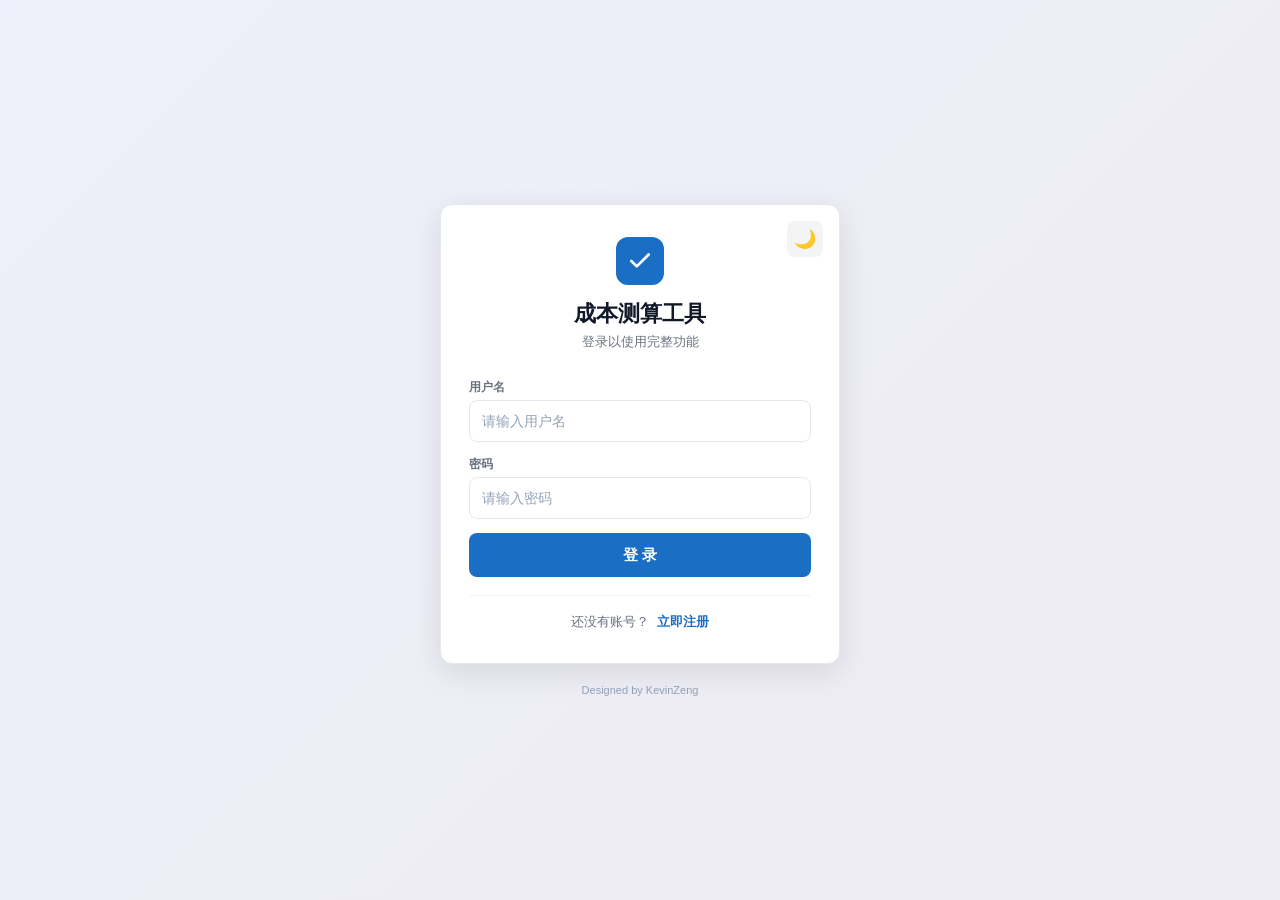
<file: index.html>
﻿﻿<!DOCTYPE html>
<html lang="zh-CN">
<head>
<meta charset="UTF-8">
<meta name="viewport" content="width=device-width, initial-scale=1.0">
<title>成本测算工具</title>
<script src="auth.js"></script>
<script>
  // 登录检查：未登录则重定向到 login.html
  if (typeof isLoggedIn !== "function" || !isLoggedIn()) {
    window.location.href = 'login.html';
  }
</script>
<script>if(typeof Chart==="undefined"){window.Chart=function(){return this};window.Chart.register=function(){};}
console.log("Chart stub ready, actual:",typeof Chart==="function"? "loaded":"stub");</script>
<script>
window.chartJsLoaded=false;
var chartScript=document.createElement("script");
chartScript.src="https://cdn.jsdelivr.net/npm/chart.js@4.4.0/dist/chart.umd.min.js";
chartScript.onload=function(){window.chartJsLoaded=true;};
chartScript.onerror=function(){console.warn("chart.js failed to load")};
document.head.appendChild(chartScript);
</script>
<script src="bcrypt.min.js" defer></script>
<link rel="stylesheet" href="css/enhanced.css">
<script src="js/common.js" defer></script>
<style>
  :root {
    --primary: #1a6fc4;
    --primary-light: #e8f3ff;
    --primary-dark: #155a9e;
    --accent: #0ea5e9;
    --green: #22c55e;
    --green-light: #f0fdf4;
    --orange: #f97316;
    --orange-light: #fff7ed;
    --red: #ef4444;
    --gray-50: #f9fafb;
    --gray-100: #f3f4f6;
    --gray-200: #e5e7eb;
    --gray-300: #d1d5db;
    --gray-500: #6b7280;
    --gray-600: #4b5563;
    --gray-700: #374151;
    --gray-900: #111827;
    --border-radius: 10px;
    --shadow: 0 2px 12px rgba(0,0,0,0.08);
    --shadow-lg: 0 8px 30px rgba(0,0,0,0.12);
  }
  * { box-sizing: border-box; margin: 0; padding: 0; }
  body {
    font-family: -apple-system, BlinkMacSystemFont, 'PingFang SC', 'Microsoft YaHei', sans-serif;
    background: linear-gradient(135deg, #667eea10 0%, #764ba220 100%);
    background-color: #f0f4f8;
    color: var(--gray-700);
    min-height: 100vh;
    padding: 20px;
  }

  /* ========== TOP NAV ========== */
  .top-nav {
    max-width: 1340px;
    margin: 0 auto 20px;
    display: flex;
    align-items: center;
    gap: 24px;
  }
  .top-nav h1 {
    font-size: 22px;
    font-weight: 800;
    color: var(--gray-900);
    white-space: nowrap;
  }
  .top-nav .tabs {
    display: flex;
    gap: 4px;
    background: #fff;
    border-radius: 10px;
    padding: 4px;
    box-shadow: var(--shadow);
  }
  .top-nav .tab-btn {
    padding: 10px 22px;
    border: none;
    background: none;
    border-radius: 8px;
    font-size: 14px;
    font-weight: 600;
    color: var(--gray-500);
    cursor: pointer;
    transition: all 0.2s;
    white-space: nowrap;
  }
  .top-nav .tab-btn:hover { background: var(--gray-50); color: var(--primary); }
  .top-nav .tab-btn.active { background: var(--primary); color: #fff; box-shadow: 0 2px 8px rgba(26,111,196,0.3); }
  .top-nav .user-area {
    margin-left: auto;
    display: flex;
    align-items: center;
    gap: 12px;
    font-size: 13px;
    color: var(--gray-600);
  }
  .top-nav .user-name {
    font-weight: 600;
    color: var(--gray-900);
  }
  .top-nav .logout-btn {
    padding: 6px 14px;
    background: var(--gray-100);
    color: var(--gray-700);
    border: 1px solid var(--gray-200);
    border-radius: 8px;
    font-size: 13px;
    font-weight: 600;
    cursor: pointer;
    transition: background 0.2s;
  }
  .top-nav .logout-btn:hover { background: var(--gray-200); }

  /* ========== PAGE PANELS ========== */
  .page-panel { display: none; }
  .page-panel.active { display: block; }

  /* ========== SHARED LAYOUT ========== */
  .layout {
    max-width: 1340px;
    margin: 0 auto;
    display: grid;
    grid-template-columns: 1fr 420px;
    gap: 20px;
    align-items: start;
  }
  .left-col { display: flex; flex-direction: column; gap: 16px; }
  .right-col { display: flex; flex-direction: column; gap: 16px; position: sticky; top: 20px; }

  .card {
    background: #fff;
    border-radius: var(--border-radius);
    box-shadow: var(--shadow);
    padding: 20px;
    transition: box-shadow 0.2s;
  }
  .card:hover { box-shadow: var(--shadow-lg); }
  .card-title {
    font-size: 14px;
    font-weight: 700;
    color: var(--primary);
    margin-bottom: 14px;
    display: flex;
    align-items: center;
    gap: 6px;
    padding-bottom: 10px;
    border-bottom: 1px solid var(--gray-100);
  }
  .card-title .badge {
    background: var(--primary-light);
    color: var(--primary);
    font-size: 11px;
    padding: 1px 7px;
    border-radius: 20px;
    font-weight: 600;
  }

  /* ========== FORM GRID ========== */
  .form-grid { display: grid; gap: 12px; }
  .form-grid-2 { grid-template-columns: repeat(2, 1fr); }
  .form-grid-3 { grid-template-columns: repeat(3, 1fr); }
  .form-grid-4 { grid-template-columns: repeat(4, 1fr); }

  .field { display: flex; flex-direction: column; gap: 4px; }
  .field label { font-size: 12px; color: var(--gray-500); font-weight: 500; }
  .field .unit-label { font-size: 11px; color: var(--gray-300); }

  .input-wrap { position: relative; display: flex; align-items: center; }
  .input-wrap input,
  .input-wrap select {
    width: 100%;
    height: 38px;
    padding: 0 10px;
    border: 1.5px solid var(--gray-200);
    border-radius: 7px;
    font-size: 14px;
    color: var(--gray-900);
    background: #fff;
    outline: none;
    -webkit-appearance: none;
    appearance: none;
    transition: border-color 0.2s, box-shadow 0.2s;
  }
  .input-wrap input:focus,
  .input-wrap select:focus {
    border-color: var(--primary);
    box-shadow: 0 0 0 3px rgba(26,111,196,0.1);
  }
  .input-wrap .unit {
    position: absolute;
    right: 10px;
    font-size: 11px;
    color: var(--gray-300);
    pointer-events: none;
  }
  .input-wrap select {
    background-image: url("data:image/svg+xml,%3Csvg xmlns='http://www.w3.org/2000/svg' width='12' height='8' viewBox='0 0 12 8'%3E%3Cpath d='M1 1l5 5 5-5' stroke='%236b7280' stroke-width='1.5' fill='none' stroke-linecap='round'/%3E%3C/svg%3E");
    background-repeat: no-repeat;
    background-position: right 10px center;
    padding-right: 28px;
    cursor: pointer;
  }
  .input-wrap input.auto-fill {
    background: var(--primary-light);
    border-color: #c3daff;
    color: var(--primary);
    font-weight: 600;
    cursor: not-allowed;
  }

  /* ========== PRESET BUTTONS ========== */
  .preset-grid { display: flex; flex-wrap: wrap; gap: 6px; margin-bottom: 14px; }
  .preset-btn {
    padding: 5px 12px;
    background: var(--primary-light);
    color: var(--primary);
    border: 1px solid #c3daff;
    border-radius: 20px;
    font-size: 12px;
    font-weight: 600;
    cursor: pointer;
    transition: all 0.15s;
  }
  .preset-btn:hover { background: var(--primary); color: #fff; }

  /* ========== PACKAGING 3-COL LAYOUT ========== */
  .pkg-layout {
    max-width: 1340px;
    margin: 0 auto;
    display: grid;
    grid-template-columns: 160px 1fr 380px;
    gap: 20px;
    align-items: start;
  }
  .pkg-type-col {
    background: #fff;
    border-radius: var(--border-radius);
    box-shadow: var(--shadow);
    padding: 14px 10px;
    display: flex;
    flex-direction: column;
    gap: 6px;
    position: sticky;
    top: 20px;
  }
  .pkg-type-btn {
    padding: 10px 8px;
    border: 2px solid var(--gray-200);
    border-radius: 8px;
    background: #fff;
    font-size: 12px;
    font-weight: 600;
    color: var(--gray-600);
    cursor: pointer;
    transition: all 0.2s;
    text-align: center;
    line-height: 1.4;
  }
  .pkg-type-btn:hover { border-color: var(--primary); color: var(--primary); }
  .pkg-type-btn.active { border-color: var(--primary); background: var(--primary-light); color: var(--primary-dark); }
  .pkg-mid-col { display: flex; flex-direction: column; gap: 16px; }
  .pkg-right-col { display: flex; flex-direction: column; gap: 16px; position: sticky; top: 20px; }

  /* ========== RESULT CARD ========== */
  .result-card {
    background: linear-gradient(135deg, var(--primary-dark), var(--primary));
    color: #fff;
    border-radius: var(--border-radius);
    padding: 24px 20px;
    text-align: center;
    box-shadow: var(--shadow-lg);
  }
  .result-card .label { font-size: 13px; opacity: 0.8; margin-bottom: 4px; }
  .result-card .total-price { font-size: 44px; font-weight: 800; letter-spacing: -1px; line-height: 1; }
  .result-card .currency { font-size: 22px; vertical-align: super; margin-right: 2px; }
  .result-card .per-unit { font-size: 12px; opacity: 0.7; margin-top: 4px; }
  .cost-breakdown {
    margin-top: 14px;
    display: grid;
    grid-template-columns: 1fr 1fr;
    gap: 8px;
  }
  .cost-item {
    background: rgba(255,255,255,0.15);
    border-radius: 7px;
    padding: 8px 10px;
    text-align: left;
  }
  .cost-item .ci-label { font-size: 11px; opacity: 0.75; }
  .cost-item .ci-val { font-size: 16px; font-weight: 700; }

  /* ========== ITEMS LIST ========== */
  .items-list { display: flex; flex-direction: column; gap: 4px; }
  .items-row {
    display: flex;
    align-items: center;
    justify-content: space-between;
    padding: 8px 12px;
    border-radius: 7px;
    font-size: 13px;
  }
  .items-row:nth-child(odd) { background: var(--gray-50); }
  .items-row .ir-name { color: var(--gray-600); }
  .items-row .ir-formula { font-size: 11px; color: var(--gray-300); margin-top: 1px; }
  .items-row .ir-val { font-weight: 700; color: var(--gray-900); }
  .items-row.highlight-row { background: var(--green-light); }
  .items-row.highlight-row .ir-val { color: var(--green); font-size: 15px; }
  .items-row.total-row { background: #eff6ff; border: 1px solid #bfdbfe; }
  .items-row.total-row .ir-val { color: var(--primary); font-size: 16px; }

  /* ========== CHART ========== */
  .chart-wrap { position: relative; height: 220px; }

  /* ========== FORMULA BOX ========== */
  .formula-box {
    background: var(--gray-50);
    border-radius: 8px;
    padding: 12px 16px;
    margin-top: 12px;
    font-size: 12px;
    color: var(--gray-600);
    line-height: 1.8;
    font-family: 'Courier New', monospace;
  }

  /* ========== ACCESSORIES TABLE ========== */
  .acc-table { width: 100%; border-collapse: collapse; font-size: 13px; }
  .acc-table th {
    background: var(--gray-50);
    padding: 7px 10px;
    text-align: left;
    font-weight: 600;
    font-size: 12px;
    color: var(--gray-500);
    border-bottom: 1px solid var(--gray-200);
  }
  .acc-table td {
    padding: 7px 10px;
    border-bottom: 1px solid var(--gray-100);
    vertical-align: middle;
  }
  .acc-table td input {
    width: 100%;
    height: 32px;
    padding: 0 8px;
    border: 1.5px solid var(--gray-200);
    border-radius: 6px;
    font-size: 13px;
    color: var(--gray-900);
    outline: none;
  }
  .acc-table td input:focus { border-color: var(--primary); box-shadow: 0 0 0 2px rgba(26,111,196,0.1); }
  .acc-table td.cost-cell { font-weight: 700; color: var(--orange); }
  .acc-table td.auto-cell { color: var(--primary); font-weight: 600; background: var(--primary-light); border-radius: 4px; }

  /* ========== MATERIAL RATIO TABLE ========== */
  .material-ratio-wrap { overflow-x: auto; }
  .mat-table { width: 100%; border-collapse: collapse; font-size: 13px; }
  .mat-table th {
    background: var(--gray-50);
    padding: 7px 10px;
    text-align: center;
    font-weight: 600;
    font-size: 12px;
    color: var(--gray-500);
    border-bottom: 1px solid var(--gray-200);
  }
  .mat-table th:first-child { text-align: left; }
  .mat-table td {
    padding: 6px 10px;
    text-align: center;
    border-bottom: 1px solid var(--gray-100);
    font-size: 13px;
  }
  .mat-table td:first-child { text-align: left; font-weight: 600; }
  .mat-table .editable-cell input {
    width: 70px;
    height: 30px;
    padding: 0 6px;
    border: 1.5px solid var(--gray-200);
    border-radius: 5px;
    font-size: 13px;
    text-align: center;
    outline: none;
  }
  .mat-table .editable-cell input:focus { border-color: var(--primary); }
  .mat-table tr:last-child td { font-weight: 700; border-top: 2px solid var(--gray-200); }

  /* ========== TAB PANE ========== */
  .tab-btns {
    display: flex;
    gap: 2px;
    background: var(--gray-100);
    padding: 3px;
    border-radius: 8px;
    margin-bottom: 14px;
  }
  .tab-btn-sm {
    flex: 1;
    padding: 6px 0;
    border: none;
    background: none;
    border-radius: 6px;
    font-size: 12px;
    font-weight: 600;
    color: var(--gray-500);
    cursor: pointer;
    transition: all 0.2s;
  }
  .tab-btn-sm.active { background: #fff; color: var(--primary); box-shadow: 0 1px 4px rgba(0,0,0,0.1); }
  .tab-pane { display: none; }
  .tab-pane.active { display: block; }

  /* ========== MSG ========== */
  .msg { font-size: 12px; padding: 6px 10px; border-radius: 6px; margin-top: 4px; }
  .msg-warn { background: #fff7ed; color: var(--orange); border: 1px solid #fed7aa; }
  .msg-ok { background: var(--green-light); color: var(--green); border: 1px solid #bbf7d0; }

  /* ========== HINT ========== */
  .hint { font-size: 11px; color: var(--gray-300); margin-top: 2px; }

  /* ========== PACKAGING DETAIL ========== */
  .pkg-detail-row {
    display: flex;
    justify-content: space-between;
    align-items: center;
    padding: 8px 12px;
    border-radius: 7px;
    font-size: 13px;
  }
  .pkg-detail-row:nth-child(odd) { background: var(--gray-50); }

  /* ========== RESPONSIVE ========== */
  @media (max-width: 1100px) {
    .pkg-layout { grid-template-columns: 1fr 340px; }
    .pkg-type-col { display: grid; grid-template-columns: repeat(3, 1fr); position: static; }
  }
  @media (max-width: 900px) {
    .layout { grid-template-columns: 1fr; }
    .right-col { position: static; }
    .pkg-layout { grid-template-columns: 1fr; }
    .pkg-type-col { display: flex; flex-direction: row; flex-wrap: wrap; position: static; }
    .pkg-right-col { position: static; }
  }
  @media (max-width: 640px) {
    body { padding: 10px; }
    .top-nav { flex-direction: column; gap: 10px; align-items: flex-start; }
    .top-nav h1 { font-size: 18px; }
    .top-nav .tabs { width: 100%; overflow-x: auto; }
    .top-nav .tab-btn { padding: 8px 14px; font-size: 13px; }
    .card { padding: 14px; border-radius: 8px; }
    .card-title { font-size: 13px; margin-bottom: 10px; padding-bottom: 8px; }
    .form-grid-2, .form-grid-3, .form-grid-4 { grid-template-columns: 1fr 1fr !important; gap: 10px; }
    .input-wrap input, .input-wrap select { height: 42px; font-size: 16px; }
    .result-card { padding: 18px 14px; }
    .result-card .total-price { font-size: 36px; }
    .cost-breakdown { grid-template-columns: 1fr 1fr; gap: 6px; }
    .cost-item .ci-val { font-size: 14px; }
    .chart-wrap { height: 200px; }
    .items-row { padding: 6px 10px; font-size: 12px; }
    .material-ratio-wrap { margin: 0 -14px; padding: 0 14px; }
    .mat-table { font-size: 11px; min-width: 580px; }
    input[type="number"] { font-size: 16px; }
    .pkg-type-col { gap: 4px; padding: 10px 8px; }
    .pkg-type-btn { padding: 8px 6px; font-size: 11px; }
  }
  @media (max-width: 380px) {
    .form-grid-2, .form-grid-3, .form-grid-4 { grid-template-columns: 1fr !important; }
    .cost-breakdown { grid-template-columns: 1fr; }
  }
.page-panel{background:rgba(255,255,255,.75);border-radius:16px;backdrop-filter:blur(12px);-webkit-backdrop-filter:blur(12px);border:1px solid rgba(255,255,255,.9);box-shadow:0 2px 8px rgba(0,0,0,.05);padding:20px;margin-top:12px}
.card,body .card{background:rgba(255,255,255,.7);border-radius:14px;backdrop-filter:blur(10px);-webkit-backdrop-filter:blur(10px);border:1px solid rgba(255,255,255,.9);box-shadow:0 1px 4px rgba(0,0,0,.04);padding:16px;margin-bottom:12px}
.btn-modern,.btn,.tab-btn,.action-btn{backdrop-filter:blur(8px);-webkit-backdrop-filter:blur(8px);border-radius:10px!important;transition:all .2s}
.tab-btn{background:rgba(255,255,255,.65)!important;border:1px solid rgba(255,255,255,.8)!important;box-shadow:0 1px 3px rgba(0,0,0,.04)!important;color:#555!important;padding:8px 18px!important}
.tab-btn.active{background:rgba(54,100,251,.9)!important;color:#fff!important;border-color:rgba(54,100,251,.3)!important;box-shadow:0 2px 8px rgba(54,100,251,.25)!important}
.top-nav,.top-nav .tabs{background:rgba(255,255,255,.6);backdrop-filter:blur(16px);-webkit-backdrop-filter:blur(16px);border-bottom:1px solid rgba(255,255,255,.8);border-radius:0}
.form-section,.form-group,.input-field,.result-card{border-radius:12px}.description-text{color:#86868b}</style>
</head>
<body>

<!-- ========== TOP NAV ========== -->
<div class="top-nav">
  <h1>成本测算工具</h1>
  <div class="tabs">
    <button class="tab-btn active" onclick="switchPage('plug')">🔌 插头线</button>
    <button class="tab-btn" onclick="switchPage('pkg')">📦 包材</button>
    <button class="tab-btn" onclick="switchPage('alu')">🔩 铝型材</button>
    <button class="tab-btn" onclick="switchPage('plastic')">🧩 塑胶件</button>
    <button class="tab-btn" onclick="switchPage('pcb')">📟 PCB</button>
    <button class="tab-btn" id="adminNavBtn" style="display:none" onclick="window.open('pcb_price_admin.html','_blank','width=1300,height=800')">📋 价目表</button>
  </div>
  <div class="user-area" id="userArea">
    <button class="theme-toggle" onclick="toggleTheme()" title="切换深色/浅色模式">🌙</button>
    <span class="user-name" id="userBadge" style="cursor:pointer;" title="点击管理账户"></span>
    <button class="logout-btn" onclick="logout()">退出</button>
  </div>
</div>

<!-- ############################################################ -->
<!-- PAGE 1: 插头线                                                  -->
<!-- ############################################################ -->
<div id="page-plug" class="page-panel active">
<div class="layout">
  <div class="left-col">

    <!-- 快速预设 -->
    <div class="card">
      <div class="card-title">⚡ 快速预设 <span class="badge">美规 · 纯铜 · 点击快速填入</span></div>
      <div style="font-size:12px;color:var(--gray-500);margin-bottom:10px;">芯数 × 线径 × 线长 三维组合</div>
      <div style="display:grid;grid-template-columns:repeat(4,1fr);gap:6px;text-align:center;font-size:11px;font-weight:700;color:var(--gray-400);padding-bottom:6px;border-bottom:1px solid var(--gray-100);margin-bottom:8px;">
        <div></div><div>0.5mm²</div><div>0.824mm²</div><div></div>
      </div>
      <div style="display:grid;grid-template-columns:auto 1fr 1fr;gap:6px;align-items:center;">
        <div style="font-size:12px;font-weight:700;color:var(--gray-500);text-align:right;padding-right:8px;">两芯</div>
        <button class="preset-btn" onclick="applyPreset('2c-05-16')" style="width:100%;text-align:center;">0.5 · 1.6m</button>
        <button class="preset-btn" onclick="applyPreset('2c-82-16')" style="width:100%;text-align:center;">0.824 · 1.6m</button>
        <div style="font-size:12px;font-weight:700;color:var(--gray-500);text-align:right;padding-right:8px;"></div>
        <button class="preset-btn" onclick="applyPreset('2c-05-61')" style="width:100%;text-align:center;">0.5 · 6.1m</button>
        <button class="preset-btn" onclick="applyPreset('2c-82-61')" style="width:100%;text-align:center;">0.824 · 6.1m</button>
        <div style="font-size:12px;font-weight:700;color:var(--gray-500);text-align:right;padding-right:8px;">三芯</div>
        <button class="preset-btn" onclick="applyPreset('3c-05-16')" style="width:100%;text-align:center;">0.5 · 1.6m</button>
        <button class="preset-btn" onclick="applyPreset('3c-82-16')" style="width:100%;text-align:center;">0.824 · 1.6m</button>
        <div style="font-size:12px;font-weight:700;color:var(--gray-500);text-align:right;padding-right:8px;"></div>
        <button class="preset-btn" onclick="applyPreset('3c-05-61')" style="width:100%;text-align:center;">0.5 · 6.1m</button>
        <button class="preset-btn" onclick="applyPreset('3c-82-61')" style="width:100%;text-align:center;">0.824 · 6.1m</button>
      </div>
      <div style="margin-top:10px;padding-top:8px;border-top:1px solid var(--gray-100);">
        <button class="preset-btn" onclick="clearAll()" style="background:#fef2f2;color:#ef4444;border-color:#fecaca;">🗑 清空重填</button>
      </div>
    </div>

    <!-- ① 产品基本信息 -->
    <div class="card">
      <div class="card-title">① 产品基本信息</div>
      <div class="form-grid form-grid-3">
        <div class="field">
          <label>导体材质</label>
          <div class="input-wrap">
            <select id="conductorType" onchange="onConductorChange()">
              <option value="纯铜">纯铜</option>
              <option value="纯铝">纯铝</option>
              <option value="纯铝+铜包铜">纯铝+铜包铜</option>
              <option value="纯铜+纯铝">纯铜+纯铝</option>
            </select>
          </div>
        </div>
        <div class="field">
          <label>芯线数</label>
          <div class="input-wrap">
            <input type="number" id="coreCount" value="3" min="1" max="12" onchange="calcPlug()">
            <span class="unit">芯</span>
          </div>
        </div>
        <div class="field">
          <label>线长</label>
          <div class="input-wrap">
            <input type="number" id="wireLength" value="1.6" min="0.1" step="0.1" onchange="calcPlug()">
            <span class="unit">M</span>
          </div>
        </div>
      </div>
    </div>

    <!-- ② 线材规格参数 -->
    <div class="card">
      <div class="card-title">② 线材规格参数</div>
      <div class="form-grid form-grid-3">
        <div class="field">
          <label>线径 (mm²)</label>
          <div class="input-wrap">
            <select id="wireSpec" onchange="onWireSpecChange()">
              <option value="0.5">0.5 mm²</option>
              <option value="0.824">0.824 mm²</option>
              <option value="0.3">0.3 mm²</option>
              <option value="0.75">0.75 mm²</option>
              <option value="1">1 mm²</option>
              <option value="1.5">1.5 mm²</option>
              <option value="2">2 mm²</option>
              <option value="2.5">2.5 mm²</option>
            </select>
          </div>
        </div>
        <div class="field">
          <label>单支直径 (mm) <span style="color:#c3daff">自动带出</span></label>
          <div class="input-wrap">
            <input type="number" id="strandDia" class="auto-fill" readonly>
            <span class="unit">mm</span>
          </div>
        </div>
        <div class="field">
          <label>总支数 <span style="color:#c3daff">自动带出</span></label>
          <div class="input-wrap">
            <input type="number" id="totalStrands" class="auto-fill" readonly>
            <span class="unit">支</span>
          </div>
        </div>
        <div class="field">
          <label>加捻损耗 <span style="color:#c3daff">自动计算</span></label>
          <div class="input-wrap">
            <input type="number" id="twistFactor" class="auto-fill" readonly step="0.01">
          </div>
        </div>
        <div class="field">
          <label>成品外径 (mm)</label>
          <div class="input-wrap">
            <input type="number" id="outerDia" value="7.8" min="1" step="0.1" onchange="calcPlug()">
            <span class="unit">mm</span>
          </div>
        </div>
        <div class="field">
          <label>胶皮材质</label>
          <div class="input-wrap">
            <select id="insulationType" onchange="onInsulationChange()">
              <option value="PVC">PVC</option>
              <option value="橡胶">橡胶</option>
              <option value="硅胶">硅胶</option>
              <option value="PE">PE</option>
              <option value="XLPE">XLPE</option>
            </select>
          </div>
          <div style="display:flex;align-items:center;gap:4px;margin-top:4px;">
            <span style="font-size:11px;color:var(--gray-400);">密度：</span>
            <span id="insulDensityDisplay" style="font-size:12px;font-weight:700;color:var(--primary);background:var(--primary-light);padding:1px 8px;border-radius:4px;">1.35 g/cm³</span>
          </div>
        </div>
      </div>
    </div>

    <!-- ③ 原材料单价 -->
    <div class="card">
      <div class="card-title">③ 原材料单价</div>
      <div class="form-grid form-grid-4">
        <div class="field">
          <label>铜原料单价</label>
          <div class="input-wrap">
            <input type="number" id="copperPrice" value="105" min="0" step="1" onchange="calcPlug()">
            <span class="unit">元/kg</span>
          </div>
        </div>
        <div class="field">
          <label>铝原料单价</label>
          <div class="input-wrap">
            <input type="number" id="aluminumPrice" value="39" min="0" step="1" onchange="calcPlug()">
            <span class="unit">元/kg</span>
          </div>
        </div>
        <div class="field">
          <label>铜包铜单价</label>
          <div class="input-wrap">
            <input type="number" id="ccaPrice" value="76" min="0" step="1" onchange="calcPlug()">
            <span class="unit">元/kg</span>
          </div>
        </div>
        <div class="field">
          <label>胶料价格</label>
          <div class="input-wrap">
            <input type="number" id="insulPrice" value="8" min="0" step="0.5" onchange="calcPlug()">
            <span class="unit">元/kg</span>
          </div>
        </div>
      </div>
    </div>

    <!-- ④ 材质支数分配 -->
    <div class="card">
      <div class="card-title">④ 材质支数分配 <span class="badge" id="strandBadge">总支数：16</span></div>
      <div class="material-ratio-wrap">
        <table class="mat-table">
          <thead>
            <tr>
              <th>材质</th>
              <th>支数（可编辑）</th>
              <th>密度 g/cm³</th>
              <th>单价 元/kg</th>
              <th>单支截面积 mm²</th>
              <th>总截面积 mm²</th>
              <th>每米重量 g</th>
              <th>每米成本 元</th>
            </tr>
          </thead>
          <tbody>
            <tr>
              <td>铜线</td>
              <td class="editable-cell"><input type="number" id="copperStrands" value="16" min="0" onchange="calcPlug()"></td>
              <td>8.9</td>
              <td id="mt-copperPrice">105</td>
              <td id="mt-strandArea">—</td>
              <td id="mt-copperArea">—</td>
              <td id="mt-copperWeight">—</td>
              <td id="mt-copperCost">—</td>
            </tr>
            <tr>
              <td>铝线</td>
              <td class="editable-cell"><input type="number" id="aluminumStrands" value="0" min="0" onchange="calcPlug()"></td>
              <td>3.0</td>
              <td id="mt-aluminumPrice">39</td>
              <td id="mt-strandArea2">—</td>
              <td id="mt-aluminumArea">—</td>
              <td id="mt-aluminumWeight">—</td>
              <td id="mt-aluminumCost">—</td>
            </tr>
            <tr>
              <td>铜包铜线</td>
              <td class="editable-cell"><input type="number" id="ccaStrands" value="0" min="0" onchange="calcPlug()"></td>
              <td>8.6</td>
              <td id="mt-ccaPrice">76</td>
              <td id="mt-strandArea3">—</td>
              <td id="mt-ccaArea">—</td>
              <td id="mt-ccaWeight">—</td>
              <td id="mt-ccaCost">—</td>
            </tr>
            <tr>
              <td>合计</td>
              <td id="mt-totalStrands" style="font-weight:700">16</td>
              <td colspan="3"></td>
              <td id="mt-totalArea" style="font-weight:700">—</td>
              <td id="mt-totalWeight" style="font-weight:700">—</td>
              <td id="mt-totalCost" style="font-weight:700;color:#1a6fc4">—</td>
            </tr>
          </tbody>
        </table>
      </div>
      <div id="strandCheckMsg" class="msg msg-ok" style="margin-top:8px;">✅ 支数分配正确</div>
    </div>

    <!-- ⑤ 配件费用 -->
    <div class="card">
      <div class="card-title">⑤ 配件费用</div>
      <table class="acc-table">
        <thead>
          <tr><th>配件</th><th>单价（元/个）</th><th>数量</th><th>小计（元）</th></tr>
        </thead>
        <tbody>
          <tr>
            <td>插头</td>
            <td><input type="number" id="plugPrice" value="1.2" min="0" step="0.1" onchange="calcPlug()"></td>
            <td><input type="number" id="plugQty" value="1" min="0" onchange="calcPlug()"></td>
            <td class="cost-cell" id="plugCost">1.20</td>
          </tr>
          <tr>
            <td>开关</td>
            <td><input type="number" id="switchPrice" value="1" min="0" step="0.1" onchange="calcPlug()"></td>
            <td><input type="number" id="switchQty" value="0" min="0" onchange="calcPlug()"></td>
            <td class="cost-cell" id="switchCost">0.00</td>
          </tr>
          <tr>
            <td>端子</td>
            <td><input type="number" id="terminalPrice" value="0.05" min="0" step="0.01" onchange="calcPlug()"></td>
            <td><input type="number" id="terminalQty" value="0" min="0" onchange="calcPlug()"></td>
            <td class="cost-cell" id="terminalCost">0.00</td>
          </tr>
        </tbody>
      </table>
    </div>

    <!-- ⑥ 加工费 -->
    <div class="card">
      <div class="card-title">⑥ 加工费用</div>
      <div class="form-grid form-grid-4">
        <div class="field">
          <label>辐照费</label>
          <div class="input-wrap">
            <input type="number" id="radFee" value="0" min="0" step="0.01" onchange="calcPlug()">
            <span class="unit">元/米</span>
          </div>
          <span class="hint">× 线长自动计算</span>
        </div>
        <div class="field">
          <label>尾部加工费</label>
          <div class="input-wrap">
            <input type="number" id="tailFee" value="0.3" min="0" step="0.05" onchange="calcPlug()">
            <span class="unit">元/条</span>
          </div>
        </div>
        <div class="field">
          <label>运费</label>
          <div class="input-wrap">
            <input type="number" id="shipFee" value="0.05" min="0" step="0.05" onchange="calcPlug()">
            <span class="unit">元/条</span>
          </div>
        </div>
      </div>
    </div>

    <!-- ⑦ 利润与税率 -->
    <div class="card">
      <div class="card-title">⑦ 利润与税率</div>
      <div class="form-grid form-grid-2">
        <div class="field">
          <label>利润率</label>
          <div class="input-wrap">
            <input type="number" id="profitRate" value="15" min="0" max="100" step="1" onchange="calcPlug()">
            <span class="unit">%</span>
          </div>
        </div>
        <div class="field">
          <label>税率</label>
          <div class="input-wrap">
            <input type="number" id="taxRate" value="10" min="0" max="30" step="1" onchange="calcPlug()">
            <span class="unit">%</span>
          </div>
        </div>
      </div>
    </div>

  </div><!-- /left-col -->

  <!-- ========== 右侧结果区 ========== -->
  <div class="right-col">

    <!-- 总成本卡片 -->
    <div class="result-card">
      <div class="label">整条线含税总成本</div>
      <div class="total-price"><span class="currency">¥</span><span id="totalCost">—</span></div>
      <div class="per-unit">元/条（含利润 + 税）</div>
      <div class="cost-breakdown">
        <div class="cost-item">
          <div class="ci-label">不含税小计</div>
          <div class="ci-val">¥<span id="subTotal">—</span></div>
        </div>
        <div class="cost-item">
          <div class="ci-label">利润</div>
          <div class="ci-val">¥<span id="profitAmount">—</span></div>
        </div>
        <div class="cost-item">
          <div class="ci-label">税额</div>
          <div class="ci-val">¥<span id="taxAmount">—</span></div>
        </div>
        <div class="cost-item">
          <div class="ci-label">每米线材成本</div>
          <div class="ci-val">¥<span id="perMeterCost">—</span></div>
        </div>
      </div>
    </div>

    <!-- 操作按钮 -->
    <div class="action-btns" style="margin-top:12px;">
      <button class="action-btn primary" onclick="savePlugScheme()">💾 保存方案</button>
      <button class="action-btn" onclick="exportPlugData()">📤 导出</button>
      <button class="action-btn" onclick="showPlugHistory()">📜 历史</button>
      <button class="action-btn" onclick="showPlugCompare()">📊 对比</button>
    </div>

    <!-- 成本明细 -->
    <div class="card">
      <div class="card-title">📊 成本分解明细</div>
      <div class="tab-btns">
        <button class="tab-btn-sm active" onclick="switchPlugTab('detail')">逐项明细</button>
        <button class="tab-btn-sm" onclick="switchPlugTab('chart')">饼图分析</button>
      </div>
      <div class="tab-pane active" id="plug-tab-detail">
        <div class="items-list" id="itemsList"></div>
      </div>
      <div class="tab-pane" id="plug-tab-chart">
        <div class="chart-wrap"><canvas id="costChart"></canvas></div>
        <div id="chartLegend" style="margin-top:10px; font-size:12px; display:flex; flex-wrap:wrap; gap:6px;"></div>
      </div>
    </div>

    <!-- 公式说明 -->
    <div class="card">
      <div class="card-title">📝 计价公式说明</div>
      <div style="font-size:12px; line-height:1.9; color:var(--gray-600)">
        <div>① 单支截面积 = π × (单支直径/2)²</div>
        <div>② 导体截面积 = 单支截面积 × 总支数</div>
        <div>③ 导体重量(g/m) = 截面积 × 加捻损耗 × 密度</div>
        <div>④ 导体成本(元/m) = 重量 × 单价 / 1000</div>
        <div>⑤ 胶皮截面积 = 0.7854×外径² − 导体截面积×芯数</div>
        <div>⑥ 胶皮成本(元/m) = 胶皮截面积 × 密度 × 胶料价 / 1000</div>
        <div>⑦ 小计 = 每米线材成本×线长 + 加工费 + 配件费</div>
        <div>⑧ 含税成本 = 小计 × (1+利润率%) × (1+税率%)</div>
      </div>
    </div>

  </div><!-- /right-col -->
</div><!-- /layout -->
</div><!-- /page-plug -->


<!-- ############################################################ -->
<!-- PAGE 2: 包材测算                                                  -->
<!-- ############################################################ -->
<div id="page-pkg" class="page-panel">
<div class="pkg-layout">

  <!-- 左侧：类型选择 -->
  <div class="pkg-type-col">
    <div style="font-size:12px;font-weight:700;color:var(--gray-500);margin-bottom:4px;text-align:center;">包装类型</div>
    <button class="pkg-type-btn active" data-type="牛皮盒" onclick="selectPkgType('牛皮盒',this)">牛皮盒</button>
    <button class="pkg-type-btn" data-type="外箱" onclick="selectPkgType('外箱',this)">外箱</button>
    <button class="pkg-type-btn" data-type="纸卡" onclick="selectPkgType('纸卡',this)">纸卡</button>
    <button class="pkg-type-btn" data-type="珍珠棉-粘底" onclick="selectPkgType('珍珠棉-粘底',this)">珍珠棉<br>(粘底)</button>
    <button class="pkg-type-btn" data-type="珍珠棉-不粘底" onclick="selectPkgType('珍珠棉-不粘底',this)">珍珠棉<br>(不粘底)</button>
    <button class="pkg-type-btn" data-type="珍珠棉片" onclick="selectPkgType('珍珠棉片',this)">珍珠棉片</button>
  </div>

  <!-- 中间：参数录入 -->
  <div class="pkg-mid-col">
    <div class="card">
      <div class="card-title" id="pkgFormTitle">📦 牛皮盒 参数录入</div>
      <div class="form-grid form-grid-3" id="pkgFormGrid">
        <div class="field" id="pkgFieldL">
          <label>长 <span class="unit-label">(mm)</span></label>
          <div class="input-wrap">
            <input type="number" id="pkgL" value="280" min="0" step="1" oninput="calcPkg()">
          </div>
        </div>
        <div class="field" id="pkgFieldW">
          <label>宽 <span class="unit-label">(mm)</span></label>
          <div class="input-wrap">
            <input type="number" id="pkgW" value="72" min="0" step="1" oninput="calcPkg()">
          </div>
        </div>
        <div class="field" id="pkgFieldH">
          <label>高 <span class="unit-label">(mm)</span></label>
          <div class="input-wrap">
            <input type="number" id="pkgH" value="150" min="0" step="1" oninput="calcPkg()">
          </div>
        </div>
        <div class="field" id="pkgFieldPrice">
          <label id="pkgPriceLabel">单价 <span class="unit-label">(元/张)</span></label>
          <div class="input-wrap">
            <input type="number" id="pkgPrice" value="1.61" min="0" step="0.01" oninput="calcPkg()">
          </div>
        </div>
        <div class="field" id="pkgFieldMaterial">
          <label>材质规格</label>
          <div class="input-wrap">
            <select id="pkgMaterial" onchange="calcPkg()">
              <option value="3层加强芯瓦楞纸">3层加强芯瓦楞纸</option>
              <option value="5层加强芯瓦楞纸">5层加强芯瓦楞纸 (外箱)</option>
              <option value="16Kg/立方">珍珠棉 16Kg/立方</option>
            </select>
          </div>
        </div>
        <div class="field" id="pkgFieldMarkup">
          <label>系数 <span class="unit-label">(小数，如0.65)</span></label>
          <div class="input-wrap">
            <input type="number" id="pkgMarkup" value="0.65" min="0" step="0.01" oninput="calcPkg()">
          </div>
        </div>
        <div class="field" id="pkgFieldProcess">
          <label>加工费 <span class="unit-label">(元)</span></label>
          <div class="input-wrap">
            <input type="number" id="pkgProcess" value="0" min="0" step="0.01" oninput="calcPkg()">
          </div>
        </div>
      </div>
      <div style="margin-top:12px;text-align:right;">
        <button class="preset-btn" onclick="clearPkg()" style="background:#fef2f2;color:#ef4444;border-color:#fecaca;">🗑 清空重填</button>
      </div>
      <div id="pkgFormulaHint" style="margin-top:12px;padding:10px;background:var(--gray-50);border-radius:8px;font-size:12px;color:var(--gray-500);line-height:1.8;font-family:'Courier New',monospace;">
        <strong>牛皮盒公式：</strong>面积 = ((长+宽)+15)/500 × (宽+高+宽/2+55)/1000<br>
        <strong>材料成本</strong> = 面积 × 单价<br>
        <strong>含税成本</strong> = 材料成本 × (1 + 系数)<br>
        <strong>总成本</strong> = 含税成本 + 加工费
      </div>
    </div>
  </div>

  <!-- 右侧：结果展示 -->
  <div class="pkg-right-col">
    <div class="result-card" id="pkgResultCard">
      <div class="label" id="pkgResultLabel">牛皮盒 含税总成本</div>
      <div class="total-price"><span class="currency">¥ </span><span id="pkgResultTotal">0.0000</span></div>
    </div>
    
    <!-- 操作按钮 -->
    <div class="action-btns" style="margin-top:12px;">
      <button class="action-btn primary" onclick="savePkgScheme()">💾 保存方案</button>
      <button class="action-btn" onclick="exportPkgData()">📤 导出</button>
      <button class="action-btn" onclick="showPkgHistory()">📜 历史</button>
    </div>
    
    <div class="card" style="margin-top:12px;">
      <div class="card-title">计算明细</div>
      <div id="pkgDetailContent" style="font-size:13px;line-height:2;">
        <div style="color:var(--gray-500);text-align:center;padding:16px 0;">请输入尺寸后自动计算</div>
      </div>
    </div>
    <div class="card" style="margin-top:12px;">
      <div class="card-title">计价公式说明</div>
      <div class="formula-box" id="pkgFormulaBox">
        <strong>牛皮盒：</strong>面积=((长+宽)+15)/500 × (宽+高+宽/2+55)/1000<br>
        <strong>外箱：</strong>面积=((长+宽)×2+30)/1000 × (宽+高)/1000<br>
        <strong>纸卡：</strong>面积=(长/1000) × (宽/1000)<br>
        <strong>珍珠棉(粘底)：</strong>体积=(长×宽×(高+3))/10⁹<br>
        <strong>珍珠棉(不粘底/片)：</strong>体积=(长×宽×高)/10⁹<br>
        ─────────────────<br>
        材料成本 = 面积/体积 × 单价<br>
        含税成本 = 材料成本 × (1 + 系数)<br>
        总成本 = 含税成本 + 加工费
      </div>
    </div>
  </div>

</div><!-- /pkg-layout -->
</div><!-- /page-pkg -->

<!-- ############################################################ -->
<!-- PAGE 3: 铝型材                                                  -->
<!-- ############################################################ -->
<div id="page-alu" class="page-panel">
<div class="layout">
  <div class="left-col">

    <!-- ① 型材基础参数 -->
    <div class="card">
      <div class="card-title">① 型材基础参数</div>
      <div class="form-grid form-grid-2">
        <div class="field">
          <label>型材长度 <span class="unit-label">(mm)</span></label>
          <div class="input-wrap">
            <input type="number" id="aluLength" value="1695" min="0" step="1" oninput="calcAlu()">
          </div>
        </div>
        <div class="field">
          <label>型材整条重量 <span class="unit-label">(克)</span></label>
          <div class="input-wrap">
            <input type="number" id="aluWeight" value="389" min="0" step="1" oninput="calcAlu()">
          </div>
        </div>
      </div>
      <div style="margin-top:10px;padding:10px;background:var(--primary-light);border-radius:8px;font-size:13px;">
        <span style="color:var(--gray-500);">每米重量（自动计算）：</span>
        <strong id="aluWeightPerM" style="color:var(--primary-dark);font-size:16px;"></strong>
      </div>
    </div>

    <!-- ② 费用明细 -->
    <div class="card">
      <div class="card-title">② 费用明细</div>
      <div class="form-grid form-grid-3">
        <div class="field">
          <label>原材料单价 <span class="unit-label">(元/吨)</span></label>
          <div class="input-wrap">
            <input type="number" id="aluRawPrice" value="24200" min="0" step="100" oninput="calcAlu()">
          </div>
        </div>
        <div class="field">
          <label>加工费单价 <span class="unit-label">(元/吨)</span></label>
          <div class="input-wrap">
            <input type="number" id="aluProcPrice" value="2200" min="0" step="100" oninput="calcAlu()">
          </div>
        </div>
        <div class="field">
          <label>表面处理单价 <span class="unit-label">(元/吨)</span></label>
          <div class="input-wrap">
            <input type="number" id="aluSurfPrice" value="800" min="0" step="100" oninput="calcAlu()">
          </div>
        </div>
        <div class="field">
          <label>包装费 <span class="unit-label">(元/条)</span></label>
          <div class="input-wrap">
            <input type="number" id="aluPackFee" value="0" min="0" step="0.01" oninput="calcAlu()">
          </div>
        </div>
        <div class="field">
          <label>税率 <span class="unit-label">(%)</span></label>
          <div class="input-wrap">
            <input type="number" id="aluTaxRate" value="9" min="0" step="0.1" oninput="calcAlu()">
          </div>
        </div>
      </div>
      <div style="margin-top:12px;text-align:right;">
        <button class="preset-btn" onclick="clearAlu()" style="background:#fef2f2;color:#ef4444;border-color:#fecaca;">🗑 清空重填</button>
      </div>
    </div>

  </div><!-- /left-col -->

  <!-- ========== 右侧结果区 ========== -->
  <div class="right-col">

    <div class="result-card">
      <div class="label">铝材含税总成本（整条）</div>
      <div class="total-price"><span class="currency">¥ </span><span id="aluResultTotal">-</span></div>
    </div>
    
    <!-- 操作按钮 -->
    <div class="action-btns" style="margin-top:12px;">
      <button class="action-btn primary" onclick="saveAluScheme()">💾 保存方案</button>
      <button class="action-btn" onclick="exportAluData()">📤 导出</button>
      <button class="action-btn" onclick="showAluHistory()">📜 历史</button>
    </div>

    <div class="card" style="margin-top:12px;">
      <div class="card-title">成本分解明细</div>
      <div id="aluDetailList"></div>
    </div>

    <div class="card" style="margin-top:12px;">
      <div class="card-title">成本占比</div>
      <div class="chart-wrap"><canvas id="aluChart"></canvas></div>
    </div>

    <div class="card" style="margin-top:12px;">
      <div class="card-title">计价公式说明</div>
      <div class="formula-box">
        每米重量 = 整条重量(g) ÷ 型材长度(mm) × 1000<br>
        ─────────────────<br>
        整条单价 = 单价(元/吨) × 整条重量(g) ÷ 1,000,000<br>
        每米单价 = 单价(元/吨) × 每米重量(g) ÷ 1,000,000<br>
        ─────────────────<br>
        税负(整条) = (原材料+加工费+表面处理) × 税率%<br>
        总成本(整条) = 原材料 + 加工费 + 表面处理 + 包装 + 税负
      </div>
    </div>

  </div><!-- /right-col -->
</div><!-- /layout -->
</div><!-- /page-alu -->


<!-- ############################################################ -->
<!-- PAGE 4: 塑胶件                                                  -->
<!-- ############################################################ -->
<div id="page-plastic" class="page-panel">
<div class="layout">
  <div class="left-col">

    <!-- ① 生产核心参数 -->
    <div class="card">
      <div class="card-title">① 生产核心参数</div>
      <div class="form-grid form-grid-2">
        <div class="field">
          <label>材料单价 <span class="unit-label">(元/kg)</span></label>
          <div class="input-wrap">
            <input type="number" id="plMatPrice" value="18" min="0" step="0.5" oninput="calcPlastic()">
          </div>
        </div>
        <div class="field">
          <label>产品净重 <span class="unit-label">(g)</span></label>
          <div class="input-wrap">
            <input type="number" id="plNetWeight" value="49.9" min="0" step="0.1" oninput="calcPlastic()">
          </div>
        </div>
        <div class="field">
          <label>水口重/模 <span class="unit-label">(g)</span></label>
          <div class="input-wrap">
            <input type="number" id="plGateWeight" value="3" min="0" step="0.1" oninput="calcPlastic()">
          </div>
        </div>
        <div class="field">
          <label>机台时租 <span class="unit-label">(元)</span></label>
          <div class="input-wrap">
            <input type="number" id="plMachineRent" value="50" min="0" step="1" oninput="calcPlastic()">
          </div>
        </div>
        <div class="field">
          <label>注塑周期 <span class="unit-label">(秒)</span></label>
          <div class="input-wrap">
            <input type="number" id="plCycleTime" value="25" min="0" step="1" oninput="calcPlastic()">
          </div>
        </div>
        <div class="field">
          <label>模具穴数</label>
          <div class="input-wrap">
            <input type="number" id="plCavities" value="2" min="1" step="1" oninput="calcPlastic()">
          </div>
        </div>
      </div>
    </div>

    <!-- ② 人工与辅助成本 -->
    <div class="card">
      <div class="card-title">② 人工与辅助成本</div>
      <div class="form-grid form-grid-2">
        <div class="field">
          <label>工人月薪(综合) <span class="unit-label">(元)</span></label>
          <div class="input-wrap">
            <input type="number" id="plSalary" value="7500" min="0" step="100" oninput="calcPlastic()">
          </div>
        </div>
        <div class="field">
          <label>一人看管机台数</label>
          <div class="input-wrap">
            <input type="number" id="plMachinesPerPerson" value="3" min="1" step="1" oninput="calcPlastic()">
          </div>
        </div>
        <div class="field">
          <label>辅助设备能耗系数</label>
          <div class="input-wrap">
            <input type="number" id="plEnergyCoeff" value="1" min="0" step="0.1" oninput="calcPlastic()">
          </div>
        </div>
      </div>
    </div>

    <!-- ③ 品质与包装 -->
    <div class="card">
      <div class="card-title">③ 品质与包装</div>
      <div class="form-grid form-grid-2">
        <div class="field">
          <label>预估良品率 <span class="unit-label">(%)</span></label>
          <div class="input-wrap">
            <input type="number" id="plYieldRate" value="99" min="0" max="100" step="0.5" oninput="calcPlastic()">
          </div>
        </div>
        <div class="field">
          <label>包装及Tray盘 <span class="unit-label">(元/件)</span></label>
          <div class="input-wrap">
            <input type="number" id="plPackCost" value="0" min="0" step="0.01" oninput="calcPlastic()">
          </div>
        </div>
        <div class="field">
          <label>模具维护金 <span class="unit-label">(%)</span></label>
          <div class="input-wrap">
            <input type="number" id="plMoldMaint" value="0" min="0" step="0.5" oninput="calcPlastic()">
          </div>
        </div>
      </div>
    </div>

    <!-- ④ 经营加成 -->
    <div class="card">
      <div class="card-title">④ 经营加成</div>
      <div class="form-grid form-grid-3">
        <div class="field">
          <label>管理费分摊 <span class="unit-label">(%)</span></label>
          <div class="input-wrap">
            <input type="number" id="plAdminFee" value="5" min="0" step="0.5" oninput="calcPlastic()">
          </div>
        </div>
        <div class="field">
          <label>目标利润率 <span class="unit-label">(%)</span></label>
          <div class="input-wrap">
            <input type="number" id="plProfitRate" value="10" min="0" step="0.5" oninput="calcPlastic()">
          </div>
        </div>
        <div class="field">
          <label>账期财务成本 <span class="unit-label">(%)</span></label>
          <div class="input-wrap">
            <input type="number" id="plFinCost" value="0" min="0" step="0.5" oninput="calcPlastic()">
          </div>
        </div>
      </div>
      <div style="margin-top:12px;text-align:right;">
        <button class="preset-btn" onclick="clearPlastic()" style="background:#FEF2F2;color:#EF4444;border-color:#FECACA;">🗑️ 清空重填</button>
      </div>
    </div>

  </div><!-- /left-col -->

  <!-- ========== 右侧结果区 ========== -->
  <div class="right-col">

    <div class="result-card">
      <div class="label">塑胶件最终报价（含税）</div>
      <div class="total-price"><span class="currency">¥ </span><span id="plResultFinal">-</span></div>
    </div>
    
    <!-- 操作按钮 -->
    <div class="action-btns" style="margin-top:12px;">
      <button class="action-btn primary" onclick="savePlasticScheme()">💾 保存方案</button>
      <button class="action-btn" onclick="exportPlasticData()">📤 导出</button>
      <button class="action-btn" onclick="showPlasticHistory()">📜 历史</button>
    </div>

    <div class="card" style="margin-top:12px;">
      <div class="card-title">成本分解明细</div>
      <div id="plDetailList"></div>
    </div>

    <div class="card" style="margin-top:12px;">
      <div class="card-title">成本占比</div>
      <div class="chart-wrap"><canvas id="plChart"></canvas></div>
    </div>

    <div class="card" style="margin-top:12px;">
      <div class="card-title">计价公式说明</div>
      <div class="formula-box">
        基础制造单价 = ((净重 + 水口重/穴数) × 1.05 × 材料单价/1000 + (机台时租×能耗系数/3600×注塑周期)/穴数) ÷ 良品率<br>
        ─────────────────<br>
        单件人工分摊 = (月薪/26/11/看管机台数/3600×注塑周期) ÷ 穴数<br>
        综合总成本 = 基础制造单价 + 单件人工分摊 + 包装及Tray盘<br>
        ─────────────────<br>
        最终报价(含税) = 总成本 × (1+管理费%) × (1+模具维护金%) × (1+财务成本%) × (1+利润率%) × 1.1
      </div>
    </div>

  </div><!-- /right-col -->
</div><!-- /layout -->
</div><!-- /page-plastic -->






<script>
// ############################################################
// THEME & COMMON
// ############################################################
function toggleTheme() {
  var isDark = ThemeManager.toggle();
  var btn = document.querySelector('.theme-toggle');
  if (btn) btn.textContent = isDark ? '☀️' : '🌙';
  // 更新图表颜色
  if (typeof chartInstance !== 'undefined' && chartInstance) {
    chartInstance.update();
  }
}

// 页面加载时同步主题按钮图标
document.addEventListener('DOMContentLoaded', function() {
  setTimeout(function() {
    var btn = document.querySelector('.theme-toggle');
    if (btn && ThemeManager.isDark()) {
      btn.textContent = '☀️';
    }
  }, 100);
});

// ############################################################
// PAGE SWITCHING
// ############################################################
function switchPage(page) {
  var tabs = document.querySelectorAll('.top-nav .tab-btn');
  var pageMap = {plug:0, pkg:1, alu:2, plastic:3};
  for (var i = 0; i < tabs.length; i++) {
    tabs[i].classList.toggle('active', i === pageMap[page]);
  }
  var panels = document.querySelectorAll('.page-panel');
  for (var i = 0; i < panels.length; i++) {
    panels[i].classList.remove('active');
  }
  document.getElementById('page-' + page).classList.add('active');
  if (page === 'plug') { /* already calculated */ }
  if (page === 'pkg') { calcPkg(); }
  if (page === 'alu') { calcAlu(); }
  if (page === 'plastic') { calcPlastic(); }
}

// ############################################################
// PLUG-WIRE LOGIC
// ############################################################
var WIRE_SPECS = {
  '0.5':   { '纯铜':{dia:0.2,strands:16},'纯铝':{dia:0.2,strands:16},'纯铝+铜包铜':{dia:0.2,strands:16},'纯铜+纯铝':{dia:0.2,strands:16} },
  '0.824': { '纯铜':{dia:0.16,strands:41},'纯铝':{dia:0.2,strands:26},'纯铝+铜包铜':{dia:0.2,strands:26},'纯铜+纯铝':{dia:0.16,strands:41} },
  '0.3':   { '纯铜':{dia:0.2,strands:11},'纯铝':{dia:0.2,strands:11},'纯铝+铜包铜':{dia:0.2,strands:11},'纯铜+纯铝':{dia:0.2,strands:11} },
  '0.75':  { '纯铜':{dia:0.2,strands:24},'纯铝':{dia:0.2,strands:24},'纯铝+铜包铜':{dia:0.2,strands:24},'纯铜+纯铝':{dia:0.2,strands:24} },
  '1':     { '纯铜':{dia:0.2,strands:32},'纯铝':{dia:0.2,strands:32},'纯铝+铜包铜':{dia:0.2,strands:32},'纯铜+纯铝':{dia:0.2,strands:32} },
  '1.5':   { '纯铜':{dia:0.2,strands:48},'纯铝':{dia:0.2,strands:48},'纯铝+铜包铜':{dia:0.2,strands:48},'纯铜+纯铝':{dia:0.2,strands:48} },
  '2':     { '纯铜':{dia:0.21,strands:56},'纯铝':{dia:0.21,strands:56},'纯铝+铜包铜':{dia:0.21,strands:56},'纯铜+纯铝':{dia:0.21,strands:56} },
  '2.5':   { '纯铜':{dia:0.2,strands:77},'纯铝':{dia:0.2,strands:77},'纯铝+铜包铜':{dia:0.2,strands:77},'纯铜+纯铝':{dia:0.2,strands:77} },
};
var INSULATION_DENSITY = {'PVC':1.35,'橡胶':1.5,'硅胶':1.15,'PE':0.93,'XLPE':0.92};
var MATERIAL_DENSITY = {copper:8.9, aluminum:3.0, cca:8.6};

var BASE = {conductorType:'纯铜',insulationType:'PVC',plugPrice:1.2,plugQty:1,switchPrice:1.0,switchQty:0,terminalPrice:0.05,terminalQty:0,shipFee:0.05,radFee:0,tailFee:0.3,copperPrice:105,aluminumPrice:39,ccaPrice:76,insulPrice:8,profitRate:15,taxRate:10};
var PRESETS = {
  '2c-05-16': Object.assign({}, BASE, {coreCount:2,wireSpec:'0.5',wireLength:1.6,outerDia:7.0,tailFee:0.2}),
  '2c-05-61': Object.assign({}, BASE, {coreCount:2,wireSpec:'0.5',wireLength:6.1,outerDia:7.0,tailFee:0.3}),
  '2c-82-16': Object.assign({}, BASE, {coreCount:2,wireSpec:'0.824',wireLength:1.6,outerDia:7.8,tailFee:0.2}),
  '2c-82-61': Object.assign({}, BASE, {coreCount:2,wireSpec:'0.824',wireLength:6.1,outerDia:7.8,tailFee:0.3}),
  '3c-05-16': Object.assign({}, BASE, {coreCount:3,wireSpec:'0.5',wireLength:1.6,outerDia:7.8,tailFee:0.3}),
  '3c-05-61': Object.assign({}, BASE, {coreCount:3,wireSpec:'0.5',wireLength:6.1,outerDia:7.8,tailFee:0.4}),
  '3c-82-16': Object.assign({}, BASE, {coreCount:3,wireSpec:'0.824',wireLength:1.6,outerDia:8.5,tailFee:0.3}),
  '3c-82-61': Object.assign({}, BASE, {coreCount:3,wireSpec:'0.824',wireLength:6.1,outerDia:8.5,tailFee:0.4}),
};

function applyPreset(key) {
  var p = PRESETS[key]; if (!p) return;
  setVal('conductorType', p.conductorType);
  setVal('coreCount', p.coreCount);
  setVal('wireLength', p.wireLength);
  setVal('wireSpec', p.wireSpec);
  setVal('outerDia', p.outerDia);
  setVal('insulationType', p.insulationType);
  setVal('plugPrice', p.plugPrice);
  setVal('plugQty', p.plugQty);
  setVal('switchPrice', p.switchPrice);
  setVal('switchQty', p.switchQty);
  setVal('terminalPrice', p.terminalPrice);
  setVal('terminalQty', p.terminalQty);
  setVal('tailFee', p.tailFee);
  setVal('shipFee', p.shipFee);
  setVal('radFee', p.radFee);
  setVal('copperPrice', p.copperPrice);
  setVal('aluminumPrice', p.aluminumPrice);
  setVal('ccaPrice', p.ccaPrice);
  setVal('insulPrice', p.insulPrice);
  setVal('profitRate', p.profitRate);
  setVal('taxRate', p.taxRate);
  onInsulationChange(); onWireSpecChange();
}
function setVal(id, val) {
  var el = document.getElementById(id);
  if (el) el.value = val;
}
function clearAll() {
  var fields = ['coreCount','wireLength','wireSpec','strandDia','totalStrands','twistFactor',
    'outerDia','copperStrands','aluminumStrands','ccaStrands',
    'plugPrice','plugQty','switchPrice','switchQty','terminalPrice','terminalQty',
    'tailFee','radFee','shipFee',
    'copperPrice','aluminumPrice','ccaPrice','insulPrice','profitRate','taxRate'];
  for (var i = 0; i < fields.length; i++) {
    var el = document.getElementById(fields[i]); if (el) el.value = '';
  }
  setVal('conductorType', '纯铜');
  setVal('insulationType', 'PVC');
  onInsulationChange(); calcPlug();
}

function onConductorChange() { onWireSpecChange(); }
function onWireSpecChange() {
  var spec = document.getElementById('wireSpec').value;
  var condType = document.getElementById('conductorType').value;
  var specMap = WIRE_SPECS[spec];
  if (!specMap) return;
  var info = specMap[condType] || specMap['纯铜'];
  var dia = info.dia;
  var totalStrands = info.strands;
  setVal('strandDia', dia);
  setVal('totalStrands', totalStrands);
  var coreCount = parseFloat(document.getElementById('coreCount').value) || 3;
  setVal('twistFactor', (1 + 0.01 * coreCount).toFixed(2));
  var copper = 0, aluminum = 0, cca = 0;
  if (condType === '纯铜') { copper = totalStrands; }
  else if (condType === '纯铝') { aluminum = totalStrands; }
  else if (condType === '纯铝+铜包铜') { cca = Math.floor(totalStrands * 0.5); aluminum = totalStrands - cca; }
  else if (condType === '纯铜+纯铝') { copper = Math.floor(totalStrands * 0.7); aluminum = totalStrands - copper; }
  setVal('copperStrands', copper);
  setVal('aluminumStrands', aluminum);
  setVal('ccaStrands', cca);
  calcPlug();
}
function onInsulationChange() {
  var type = document.getElementById('insulationType').value;
  var density = INSULATION_DENSITY[type] || 1.35;
  var el = document.getElementById('insulDensityDisplay');
  if (el) el.textContent = density + ' g/cm³';
  calcPlug();
}

var chartInstance = null;
function calcPlug() {
  var coreCount = parseFloat(document.getElementById('coreCount').value) || 3;
  var wireLength = parseFloat(document.getElementById('wireLength').value) || 1.6;
  var strandDia = parseFloat(document.getElementById('strandDia').value) || 0.2;
  var outerDia = parseFloat(document.getElementById('outerDia').value) || 7.8;
  var twistFactor = 1 + 0.01 * coreCount;
  setVal('twistFactor', twistFactor.toFixed(2));
  var copperStrands = parseInt(document.getElementById('copperStrands').value) || 0;
  var aluminumStrands = parseInt(document.getElementById('aluminumStrands').value) || 0;
  var ccaStrands = parseInt(document.getElementById('ccaStrands').value) || 0;
  var totalStrands = copperStrands + aluminumStrands + ccaStrands;
  var copperPrice = parseFloat(document.getElementById('copperPrice').value) || 0;
  var aluminumPrice = parseFloat(document.getElementById('aluminumPrice').value) || 0;
  var ccaPrice = parseFloat(document.getElementById('ccaPrice').value) || 0;
  var insulPrice = parseFloat(document.getElementById('insulPrice').value) || 0;
  var insulType = document.getElementById('insulationType').value;
  var insulDensity = INSULATION_DENSITY[insulType] || 1.35;
  var plugPrice = parseFloat(document.getElementById('plugPrice').value) || 0;
  var plugQty = parseInt(document.getElementById('plugQty').value) || 0;
  var switchPrice = parseFloat(document.getElementById('switchPrice').value) || 0;
  var switchQty = parseInt(document.getElementById('switchQty').value) || 0;
  var terminalPrice = parseFloat(document.getElementById('terminalPrice').value) || 0;
  var terminalQty = parseInt(document.getElementById('terminalQty').value) || 0;
  var radFee = parseFloat(document.getElementById('radFee').value) || 0;
  var tailFee = parseFloat(document.getElementById('tailFee').value) || 0;
  var shipFee = parseFloat(document.getElementById('shipFee').value) || 0;
  var profitRate = (parseFloat(document.getElementById('profitRate').value) || 0) / 100;
  var taxRate = (parseFloat(document.getElementById('taxRate').value) || 0) / 100;

  var strandArea = Math.PI * Math.pow(strandDia / 2, 2);
  function calcMat(strands, density, price) {
    var area = strands * strandArea;
    var weight = area * twistFactor * density;
    var cost = weight * price / 1000;
    return { strands: strands, area: area, weight: weight, cost: cost };
  }
  var matCopper = calcMat(copperStrands, MATERIAL_DENSITY.copper, copperPrice);
  var matAlum = calcMat(aluminumStrands, MATERIAL_DENSITY.aluminum, aluminumPrice);
  var matCCA = calcMat(ccaStrands, MATERIAL_DENSITY.cca, ccaPrice);
  var totalArea = matCopper.area + matAlum.area + matCCA.area;
  var totalWeight = matCopper.weight + matAlum.weight + matCCA.weight;
  var totalMatCost = matCopper.cost + matAlum.cost + matCCA.cost;
  var conductorCostPerM = totalMatCost * coreCount;
  var insulArea = 0.7854 * outerDia * outerDia - totalArea * coreCount;
  var insulCostPerM = Math.max(0, insulArea * insulDensity * insulPrice / 1000);
  var wireCostPerM = conductorCostPerM + insulCostPerM;
  var plugCost = plugPrice * plugQty;
  var switchCost = switchPrice * switchQty;
  var terminalCost = terminalPrice * terminalQty;
  var radCostTotal = radFee * wireLength;
  var subtotal = wireCostPerM * wireLength + radCostTotal + plugCost + switchCost + tailFee + terminalCost + shipFee;
  var profit = subtotal * profitRate;
  var taxBase = subtotal + profit;
  var taxAmt = taxBase * taxRate;
  var total = subtotal + profit + taxAmt;

  // strand check
  var specStrands = parseInt(document.getElementById('totalStrands').value) || totalStrands;
  var diff = totalStrands - specStrands;
  document.getElementById('strandBadge').textContent = '总支数：' + specStrands;
  document.getElementById('mt-totalStrands').textContent = totalStrands;
  var checkMsg = document.getElementById('strandCheckMsg');
  if (diff === 0) {
    checkMsg.className = 'msg msg-ok';
    checkMsg.textContent = '\u2705 支数分配正确（共 ' + totalStrands + ' 支）';
  } else {
    checkMsg.className = 'msg msg-warn';
    checkMsg.textContent = '\u26a0 支数差异：已分配 ' + totalStrands + ' 支，规格要求 ' + specStrands + ' 支，差 ' + (diff > 0 ? '+' : '') + diff;
  }

  function fmt(n, d) {
    d = d || 4;
    if (isNaN(n)) return '\u2014';
    return n.toFixed(d);
  }
  document.getElementById('mt-strandArea').textContent = fmt(strandArea);
  document.getElementById('mt-strandArea2').textContent = fmt(strandArea);
  document.getElementById('mt-strandArea3').textContent = fmt(strandArea);
  document.getElementById('mt-copperPrice').textContent = copperPrice;
  document.getElementById('mt-aluminumPrice').textContent = aluminumPrice;
  document.getElementById('mt-ccaPrice').textContent = ccaPrice;
  setText('mt-copperArea', fmt(matCopper.area));
  setText('mt-copperWeight', fmt(matCopper.weight, 4));
  setText('mt-copperCost', fmt(matCopper.cost, 4));
  setText('mt-aluminumArea', fmt(matAlum.area));
  setText('mt-aluminumWeight', fmt(matAlum.weight, 4));
  setText('mt-aluminumCost', fmt(matAlum.cost, 4));
  setText('mt-ccaArea', fmt(matCCA.area));
  setText('mt-ccaWeight', fmt(matCCA.weight, 4));
  setText('mt-ccaCost', fmt(matCCA.cost, 4));
  setText('mt-totalArea', fmt(totalArea));
  setText('mt-totalWeight', fmt(totalWeight, 4));
  setText('mt-totalCost', fmt(totalMatCost, 4));

  document.getElementById('plugCost').textContent = plugCost.toFixed(2);
  document.getElementById('switchCost').textContent = switchCost.toFixed(2);
  document.getElementById('terminalCost').textContent = terminalCost.toFixed(2);

  document.getElementById('totalCost').textContent = total.toFixed(4);
  document.getElementById('subTotal').textContent = subtotal.toFixed(4);
  document.getElementById('profitAmount').textContent = profit.toFixed(4);
  document.getElementById('taxAmount').textContent = taxAmt.toFixed(4);
  document.getElementById('perMeterCost').textContent = wireCostPerM.toFixed(4);

  // detail list
  var items = [
    { name: '导体材料成本', formula: '\u03a3\u6750\u8d28\u6bcf\u7c73\u6210\u672c \u00d7 ' + coreCount + '\u82af', val: conductorCostPerM, unit: '\u5143/\u7c73' },
    { name: '\u6405\u5408\u622a\u9762\u79ef\uff08\u5bfc\u4f53\uff09', formula: '\u5355\u652f\u622a\u9762\u79ef \u00d7 \u603b\u652f\u6570', val: totalArea, unit: 'mm\u00b2' },
    { name: '\u80f6\u76ae/\u62a4\u5957\u6210\u672c', formula: '\u80f6\u76ae\u622a\u9762\u79ef \u00d7 \u5bc6\u5ea6 \u00d7 \u80f6\u6599\u4ef7 / 1000', val: insulCostPerM, unit: '\u5143/\u7c73' },
    { name: '\u6bcf\u7c73\u7ebf\u6750\u6210\u672c', formula: '\u5bfc\u4f53\u6210\u672c + \u80f6\u76ae\u6210\u672c', val: wireCostPerM, unit: '\u5143/\u7c73', highlight: true },
    { name: '\u8f90\u7167\u8d39', formula: radFee + ' \u00d7 ' + wireLength + 'm', val: radCostTotal, unit: '\u5143' },
    { name: '\u63d2\u5934\u6210\u672c', formula: plugPrice + ' \u00d7 ' + plugQty + '\u4e2a', val: plugCost, unit: '\u5143' },
    { name: '\u5f00\u5173\u6210\u672c', formula: switchPrice + ' \u00d7 ' + switchQty + '\u4e2a', val: switchCost, unit: '\u5143' },
    { name: '\u5c3e\u90e8\u52a0\u5de5\u8d39', formula: '\u63091\u6761\u8ba1', val: tailFee, unit: '\u5143' },
    { name: '\u7aef\u5b50\u8d39', formula: terminalPrice + ' \u00d7 ' + terminalQty + '\u4e2a', val: terminalCost, unit: '\u5143' },
    { name: '\u8fd0\u8d39', formula: '\u63091\u6761\u8ba1', val: shipFee, unit: '\u5143' },
    { name: '\u5c0f\u8ba1\uff08\u4e0d\u542b\u5229\u6da6\u7a0e\uff09', formula: '\u6bcf\u7c73\u6210\u672c\u00d7' + wireLength + ' + \u52a0\u5de5\u8d39 + \u914d\u4ef6', val: subtotal, unit: '\u5143', total: true },
    { name: '\u5229\u6da6\uff08' + (profitRate*100).toFixed(0) + '%\uff09', formula: '\u5c0f\u8ba1 \u00d7 ' + (profitRate*100).toFixed(0) + '%', val: profit, unit: '\u5143', total: true },
    { name: '\u7a0e\u989d\uff08' + (taxRate*100).toFixed(0) + '%\uff09', formula: '(\u5c0f\u8ba1+\u5229\u6da6) \u00d7 ' + (taxRate*100).toFixed(0) + '%', val: taxAmt, unit: '\u5143', total: true },
    { name: '\u2605 \u6574\u6761\u542b\u7a0e\u603b\u6210\u672c \u2605', formula: '\u5c0f\u8ba1 + \u5229\u6da6 + \u7a0e\u989d', val: total, unit: '\u5143', total: true },
  ];
  var html = '';
  for (var i = 0; i < items.length; i++) {
    var it = items[i];
    var cls = '';
    if (it.total) cls = 'total-row';
    else if (it.highlight) cls = 'highlight-row';
    html += '<div class="items-row ' + cls + '">';
    html += '<div><div class="ir-name">' + (i+1) + '. ' + it.name + '</div><div class="ir-formula">' + it.formula + '</div></div>';
    html += '<div class="ir-val">' + it.val.toFixed(4) + ' <span style="font-size:11px;font-weight:400;color:var(--gray-500)">' + it.unit + '</span></div>';
    html += '</div>';
  }
  document.getElementById('itemsList').innerHTML = html;

  // chart
  var chartData = [
    { label: '\u5bfc\u4f53\u6750\u6599', value: conductorCostPerM * wireLength, color: '#3b82f6' },
    { label: '\u80f6\u76ae\u6210\u672c', value: insulCostPerM * wireLength, color: '#8b5cf6' },
    { label: '\u8f90\u7167\u8d39', value: radCostTotal, color: '#06b6d4' },
    { label: '\u63d2\u5934', value: plugCost, color: '#f59e0b' },
    { label: '\u5f00\u5173', value: switchCost, color: '#ef4444' },
    { label: '\u5c3e\u90e8\u52a0\u5de5', value: tailFee, color: '#10b981' },
    { label: '\u7aef\u5b50', value: terminalCost, color: '#64748b' },
    { label: '\u8fd0\u8d39', value: shipFee, color: '#94a3b8' },
    { label: '\u5229\u6da6', value: profit, color: '#f97316' },
    { label: '\u7a0e\u989d', value: taxAmt, color: '#e11d48' },
  ].filter(function(d){ return d.value > 0; });
  var ctx2 = document.getElementById('costChart');
  if (chartInstance) {
    chartInstance.data.labels = chartData.map(function(d){ return d.label; });
    chartInstance.data.datasets[0].data = chartData.map(function(d){ return d.value; });
    chartInstance.data.datasets[0].backgroundColor = chartData.map(function(d){ return d.color; });
    chartInstance.update();
  } else if (ctx2) {
    chartInstance = new Chart(ctx2.getContext('2d'), {
      type: 'doughnut',
      data: {
        labels: chartData.map(function(d){ return d.label; }),
        datasets: [{ data: chartData.map(function(d){ return d.value; }), backgroundColor: chartData.map(function(d){ return d.color; }), borderWidth: 2, borderColor: '#fff' }]
      },
      options: {
        responsive: true,
        maintainAspectRatio: false,
        plugins: {
          legend: { display: false },
          tooltip: {
            callbacks: {
              label: function(ctx) {
                var total = ctx.dataset.data.reduce(function(a,b){ return a+b; }, 0);
                var pct = total > 0 ? ((ctx.raw / total) * 100).toFixed(1) : 0;
                return ctx.label + ': \u00a5' + ctx.raw.toFixed(4) + ' (' + pct + '%)';
              }
            }
          }
        }
      }
    });
  }
  var legendEl = document.getElementById('chartLegend');
  legendEl.innerHTML = chartData.map(function(d){
    return '<div style="display:flex;align-items:center;gap:4px;"><span style="width:10px;height:10px;border-radius:50%;background:' + d.color + ';display:inline-block;flex-shrink:0"></span><span>' + d.label + ': \u00a5' + d.value.toFixed(3) + '</span></div>';
  }).join('');
  
  // 自动保存历史记录（防抖）
  if (window._plugHistoryTimer) clearTimeout(window._plugHistoryTimer);
  window._plugHistoryTimer = setTimeout(function() {
    var data = getPlugFormData();
    HistoryManager.add('plug', data);
  }, 3000);
}
function setText(id, text) {
  var el = document.getElementById(id);
  if (el) el.textContent = text;
}
function switchPlugTab(name) {
  var btns = document.querySelectorAll('.tab-btn-sm');
  btns[0].classList.toggle('active', name === 'detail');
  btns[1].classList.toggle('active', name === 'chart');
  document.getElementById('plug-tab-detail').classList.toggle('active', name === 'detail');
  document.getElementById('plug-tab-chart').classList.toggle('active', name === 'chart');
}

// ############################################################
// PLUG WIRE - 方案保存、导出、历史、对比
// ############################################################

// 获取当前所有输入数据
function getPlugFormData() {
  return {
    conductorType: document.getElementById('conductorType').value,
    coreCount: parseFloat(document.getElementById('coreCount').value),
    wireLength: parseFloat(document.getElementById('wireLength').value),
    strandDia: parseFloat(document.getElementById('strandDia').value),
    outerDia: parseFloat(document.getElementById('outerDia').value),
    copperStrands: parseInt(document.getElementById('copperStrands').value),
    aluminumStrands: parseInt(document.getElementById('aluminumStrands').value),
    ccaStrands: parseInt(document.getElementById('ccaStrands').value),
    copperPrice: parseFloat(document.getElementById('copperPrice').value),
    aluminumPrice: parseFloat(document.getElementById('aluminumPrice').value),
    ccaPrice: parseFloat(document.getElementById('ccaPrice').value),
    insulPrice: parseFloat(document.getElementById('insulPrice').value),
    insulationType: document.getElementById('insulationType').value,
    plugPrice: parseFloat(document.getElementById('plugPrice').value),
    plugQty: parseInt(document.getElementById('plugQty').value),
    switchPrice: parseFloat(document.getElementById('switchPrice').value),
    switchQty: parseInt(document.getElementById('switchQty').value),
    terminalPrice: parseFloat(document.getElementById('terminalPrice').value),
    terminalQty: parseInt(document.getElementById('terminalQty').value),
    radFee: parseFloat(document.getElementById('radFee').value),
    tailFee: parseFloat(document.getElementById('tailFee').value),
    shipFee: parseFloat(document.getElementById('shipFee').value),
    profitRate: parseFloat(document.getElementById('profitRate').value),
    taxRate: parseFloat(document.getElementById('taxRate').value),
    totalCost: parseFloat(document.getElementById('totalCost').textContent) || 0,
    subTotal: parseFloat(document.getElementById('subTotal').textContent) || 0
  };
}

// 应用数据到表单
function applyPlugFormData(data) {
  for (var key in data) {
    if (data.hasOwnProperty(key)) {
      var el = document.getElementById(key);
      if (el) {
        el.value = data[key];
      }
    }
  }
  calcPlug();
  Toast.success('方案已加载');
}

// 保存方案
function savePlugScheme() {
  var name = prompt('请输入方案名称：', '方案 ' + new Date().toLocaleString('zh-CN'));
  if (!name) return;
  var data = getPlugFormData();
  SchemeManager.save('plug', name, data);
}

// 导出数据
function exportPlugData() {
  var data = getPlugFormData();
  var total = data.totalCost;
  
  // 准备 CSV 格式
  var headers = ['项目', '数值', '单位'];
  var rows = [
    ['导体材质', data.conductorType, ''],
    ['芯数', data.coreCount, '芯'],
    ['线长', data.wireLength, 'm'],
    ['单支直径', data.strandDia, 'mm'],
    ['外径', data.outerDia, 'mm'],
    ['铜支数', data.copperStrands, '支'],
    ['铝支数', data.aluminumStrands, '支'],
    ['铜包铝支数', data.ccaStrands, '支'],
    ['铜价', data.copperPrice, '元/kg'],
    ['铝价', data.aluminumPrice, '元/kg'],
    ['铜包铝价', data.ccaPrice, '元/kg'],
    ['胶料价格', data.insulPrice, '元/kg'],
    ['绝缘材质', data.insulationType, ''],
    ['插头单价', data.plugPrice, '元'],
    ['插头数量', data.plugQty, '个'],
    ['开关单价', data.switchPrice, '元'],
    ['开关数量', data.switchQty, '个'],
    ['端子单价', data.terminalPrice, '元'],
    ['端子数量', data.terminalQty, '个'],
    ['辐照费', data.radFee, '元/m'],
    ['尾部加工费', data.tailFee, '元'],
    ['运费', data.shipFee, '元'],
    ['利润率', data.profitRate, '%'],
    ['税率', data.taxRate, '%'],
    ['不含税小计', data.subTotal, '元'],
    ['含税总成本', total, '元/条']
  ];
  
  ExportUtil.toCSV(headers, rows, '插头线成本测算_' + new Date().toISOString().slice(0,10) + '.csv');
}

// 显示历史记录
function showPlugHistory() {
  var history = HistoryManager.get('plug');
  
  var html = '<div class="modal-overlay" onclick="closeModal(event)">';
  html += '<div class="modal-content" onclick="event.stopPropagation()">';
  html += '<div class="modal-header"><div class="modal-title">📜 计算历史记录</div><button class="modal-close" onclick="closeModal()">×</button></div>';
  
  if (history.length === 0) {
    html += '<div class="empty-state"><div class="empty-icon">📭</div><div class="empty-text">暂无历史记录</div></div>';
  } else {
    html += '<div class="history-panel">';
    history.forEach(function(item) {
      html += '<div class="history-item" onclick="applyPlugHistoryItem(' + item.id + ')">';
      html += '<div><div style="font-weight:600;font-size:13px;">' + item.data.conductorType + ' · ' + item.data.coreCount + '芯 · ' + item.data.wireLength + 'm</div>';
      html += '<div class="hi-time">' + item.time + '</div></div>';
      html += '<div style="display:flex;align-items:center;gap:8px;">';
      html += '<span class="hi-val">¥' + (item.data.totalCost || item.data.subTotal).toFixed(4) + '</span>';
      html += '<span class="hi-del" onclick="event.stopPropagation();deletePlugHistory(' + item.id + ')">×</span>';
      html += '</div></div>';
    });
    html += '</div>';
    html += '<div style="margin-top:12px;text-align:right;"><button class="action-btn danger" onclick="clearPlugHistory()">清空历史</button></div>';
  }
  
  html += '</div></div>';
  document.body.insertAdjacentHTML('beforeend', html);
}

function applyPlugHistoryItem(id) {
  var history = HistoryManager.get('plug');
  var item = history.find(function(h) { return h.id === id; });
  if (item) {
    applyPlugFormData(item.data);
    closeModal();
  }
}

function deletePlugHistory(id) {
  if (!confirm('确定删除这条历史记录？')) return;
  HistoryManager.delete('plug', id);
  closeModal();
  showPlugHistory();
}

function clearPlugHistory() {
  if (!confirm('确定清空所有历史记录？')) return;
  HistoryManager.clear('plug');
  closeModal();
  Toast.info('历史记录已清空');
}

// 方案对比
function showPlugCompare() {
  var schemes = SchemeManager.get('plug');
  
  var html = '<div class="modal-overlay" onclick="closeModal(event)">';
  html += '<div class="modal-content" style="max-width:1000px;" onclick="event.stopPropagation()">';
  html += '<div class="modal-header"><div class="modal-title">📊 方案对比</div><button class="modal-close" onclick="closeModal()">×</button></div>';
  
  if (schemes.length < 2) {
    html += '<div class="empty-state"><div class="empty-icon">📋</div><div class="empty-text">至少需要保存 2 个方案才能对比</div></div>';
  } else {
    html += '<div style="overflow-x:auto;"><table class="compare-table">';
    html += '<thead><tr><th>对比项</th>';
    schemes.forEach(function(s) {
      html += '<th>' + s.name + '</th>';
    });
    html += '</tr></thead><tbody>';
    
    var compareItems = [
      { label: '导体材质', key: 'conductorType', unit: '' },
      { label: '芯数', key: 'coreCount', unit: '芯' },
      { label: '线长', key: 'wireLength', unit: 'm' },
      { label: '铜价', key: 'copperPrice', unit: '元/kg' },
      { label: '不含税小计', key: 'subTotal', unit: '元', isMoney: true },
      { label: '含税总成本', key: 'totalCost', unit: '元/条', isMoney: true, highlight: true }
    ];
    
    compareItems.forEach(function(item) {
      html += '<tr' + (item.highlight ? ' style="background:#f0f9ff;"' : '') + '>';
      html += '<td>' + item.label + '</td>';
      schemes.forEach(function(s) {
        var val = s.data[item.key];
        var displayVal = item.isMoney ? '¥' + val.toFixed(4) : val + (item.unit || '');
        html += '<td>' + displayVal + '</td>';
      });
      html += '</tr>';
    });
    
    html += '</tbody></table></div>';
    html += '<div style="margin-top:16px;display:flex;gap:8px;justify-content:flex-end;">';
    html += '<button class="action-btn" onclick="deleteAllPlugSchemes()">管理方案</button>';
    html += '<button class="action-btn primary" onclick="exportPlugCompare()">导出对比表</button>';
    html += '</div>';
  }
  
  html += '</div></div>';
  document.body.insertAdjacentHTML('beforeend', html);
}

function deleteAllPlugSchemes() {
  if (!confirm('确定删除所有保存的方案？')) return;
  Storage.remove('schemes_plug');
  closeModal();
  Toast.info('所有方案已删除');
}

function exportPlugCompare() {
  var schemes = SchemeManager.get('plug');
  if (schemes.length < 2) return;
  
  var headers = ['对比项'];
  schemes.forEach(function(s) { headers.push(s.name); });
  
  var rows = [];
  var compareItems = [
    { label: '导体材质', key: 'conductorType' },
    { label: '芯数', key: 'coreCount' },
    { label: '线长', key: 'wireLength' },
    { label: '外径', key: 'outerDia' },
    { label: '铜支数', key: 'copperStrands' },
    { label: '铝支数', key: 'aluminumStrands' },
    { label: '铜包铝支数', key: 'ccaStrands' },
    { label: '铜价', key: 'copperPrice' },
    { label: '铝价', key: 'aluminumPrice' },
    { label: '胶料价格', key: 'insulPrice' },
    { label: '插头单价', key: 'plugPrice' },
    { label: '开关单价', key: 'switchPrice' },
    { label: '利润率', key: 'profitRate' },
    { label: '税率', key: 'taxRate' },
    { label: '不含税小计', key: 'subTotal' },
    { label: '含税总成本', key: 'totalCost' }
  ];
  
  compareItems.forEach(function(item) {
    var row = [item.label];
    schemes.forEach(function(s) {
      row.push(s.data[item.key] || '');
    });
    rows.push(row);
  });
  
  ExportUtil.toCSV(headers, rows, '插头线方案对比_' + new Date().toISOString().slice(0,10) + '.csv');
}

// 关闭模态框
function closeModal(event) {
  if (event && event.target !== event.currentTarget) return;
  var overlays = document.querySelectorAll('.modal-overlay');
  overlays.forEach(function(o) { o.remove(); });
}

// ESC 关闭模态框
document.addEventListener('keydown', function(e) {
  if (e.key === 'Escape') {
    closeModal();
  }
});

// ############################################################
// PACKAGING LOGIC (3-column: type left, params middle, result right)
// ############################################################
var currentPkgType = '牛皮盒';

var PKG_PRESETS = {
  '\u725b\u76ae\u76d2':      { l:280, w:72,  h:150, price:1.61,  markup:0.65,  process:0 },
  '\u5916\u7bb1':            { l:597, w:335, h:516, price:2.88,  markup:0.205, process:0 },
  '\u7eb8\u5361':            { l:768, w:123, h:0,   price:1.61,  markup:0.6,   process:0 },
  '\u73cd\u73e0\u68c9-\u7c98\u5e95':   { l:220, w:200, h:21,  price:350,   markup:0,     process:0 },
  '\u73cd\u73e0\u68c9-\u4e0d\u7c98\u5e95': { l:227, w:150, h:6,   price:320,   markup:0,     process:0 },
  '\u73cd\u73e0\u68c9\u7247':     { l:120, w:110, h:5,   price:320,   markup:0,     process:0 },
};

function selectPkgType(type, btn) {
  currentPkgType = type;
  var btns = document.querySelectorAll('.pkg-type-btn');
  for (var i = 0; i < btns.length; i++) { btns[i].classList.remove('active'); }
  if (btn) btn.classList.add('active');
  var title = document.getElementById('pkgFormTitle');
  title.textContent = type + ' 参数录入';
  document.getElementById('pkgResultLabel').textContent = type + ' 含税总成本';
  // Show/hide height field
  document.getElementById('pkgFieldH').style.display = (type === '纸卡') ? 'none' : '';
  // Show/hide markup field (pearl cotton types don't use markup)
  var isPearl = type.indexOf('珍珠棉') !== -1;
  document.getElementById('pkgFieldMarkup').style.display = isPearl ? 'none' : '';
  // Price label
  var priceLabel = document.getElementById('pkgPriceLabel');
  if (isPearl) {
    priceLabel.innerHTML = '单价 <span class="unit-label">(元/Kg)</span>';
  } else {
    priceLabel.innerHTML = '单价 <span class="unit-label">(元/张)</span>';
  }
  // Material select
  var matSel = document.getElementById('pkgMaterial');
  if (type === '外箱') matSel.value = '5层加强芯瓦楞纸';
  else if (isPearl) matSel.value = '16Kg/立方';
  else matSel.value = '3层加强芯瓦楞纸';
  // Hide material field for pearl cotton
  document.getElementById('pkgFieldMaterial').style.display = isPearl ? 'none' : '';
  // Fill preset values
  var p = PKG_PRESETS[type];
  if (p) {
    setVal('pkgL', p.l);
    setVal('pkgW', p.w);
    setVal('pkgH', p.h);
    setVal('pkgPrice', p.price);
    setVal('pkgMarkup', p.markup);
    setVal('pkgProcess', p.process);
  }
  updatePkgFormulaHint(type);
  calcPkg();
}

function updatePkgFormulaHint(type) {
  var box = document.getElementById('pkgFormulaHint');
  if (type === '\u725b\u76ae\u76d2') box.innerHTML = '<strong>\u725b\u76ae\u76d2\u516c\u5f0f\uff1a</strong>\u9762\u79ef = ((\u957f+\u5bbd)+15)/500 \u00d7 (\u5bbd+\u9ad8+\u5bbd/2+55)/1000<br><strong>\u6750\u6599\u6210\u672c</strong> = \u9762\u79ef \u00d7 \u5355\u4ef7<br><strong>\u542b\u7a0e\u6210\u672c</strong> = \u6750\u6599\u6210\u672c \u00d7 (1 + \u7cfb\u6570)<br><strong>\u603b\u6210\u672c</strong> = \u542b\u7a0e\u6210\u672c + \u52a0\u5de5\u8d39';
  else if (type === '\u5916\u7bb1') box.innerHTML = '<strong>\u5916\u7bb1\u516c\u5f0f\uff1a</strong>\u9762\u79ef = ((\u957f+\u5bbd)\u00d72+30)/1000 \u00d7 (\u5bbd+\u9ad8)/1000<br><strong>\u6750\u6599\u6210\u672c</strong> = \u9762\u79ef \u00d7 \u5355\u4ef7<br><strong>\u542b\u7a0e\u6210\u672c</strong> = \u6750\u6599\u6210\u672c \u00d7 (1 + \u7cfb\u6570)<br><strong>\u603b\u6210\u672c</strong> = \u542b\u7a0e\u6210\u672c + \u52a0\u5de5\u8d39';
  else if (type === '\u7eb8\u5361') box.innerHTML = '<strong>\u7eb8\u5361\u516c\u5f0f\uff1a</strong>\u9762\u79ef = (\u957f/1000) \u00d7 (\u5bbd/1000)<br><strong>\u6750\u6599\u6210\u672c</strong> = \u9762\u79ef \u00d7 \u5355\u4ef7<br><strong>\u542b\u7a0e\u6210\u672c</strong> = \u6750\u6599\u6210\u672c \u00d7 (1 + \u7cfb\u6570)<br><strong>\u603b\u6210\u672c</strong> = \u542b\u7a0e\u6210\u672c + \u52a0\u5de5\u8d39';
  else if (type === '珍珠棉-粘底') box.innerHTML = '<strong>\u73ab\u73c0\u68c9(\u7c98\u5e95)\u516c\u5f0f\uff1a</strong>\u4f53\u79ef = (\u957f\u00d7\u5bbd\u00d7(\u9ad8+3))/10\u2079<br><strong>\u6750\u6599\u6210\u672c</strong> = \u4f53\u79ef \u00d7 \u5355\u4ef7(\u5143/Kg)<br><strong>\u603b\u6210\u672c</strong> = \u6750\u6599\u6210\u672c + \u52a0\u5de5\u8d39';
  else box.innerHTML = '<strong>' + type + '\u516c\u5f0f\uff1a</strong>\u4f53\u79ef = (\u957f\u00d7\u5bbd\u00d7\u9ad8)/10\u2079<br><strong>\u6750\u6599\u6210\u672c</strong> = \u4f53\u79ef \u00d7 \u5355\u4ef7(\u5143/Kg)<br><strong>\u603b\u6210\u672c</strong> = \u6750\u6599\u6210\u672c + \u52a0\u5de5\u8d39';
}

function calcPkg() {
  var type = currentPkgType;
  var l = parseFloat(document.getElementById('pkgL').value) || 0;
  var w = parseFloat(document.getElementById('pkgW').value) || 0;
  var h = parseFloat(document.getElementById('pkgH').value) || 0;
  var price = parseFloat(document.getElementById('pkgPrice').value) || 0;
  var markup = parseFloat(document.getElementById('pkgMarkup').value) || 0;
  var processFee = parseFloat(document.getElementById('pkgProcess').value) || 0;
  var area = 0, volume = 0, sizeLabel = '';
  if (type === '牛皮盒') {
    area = ((l + w) + 15) / 500 * (w + h + w/2 + 55) / 1000;
    sizeLabel = '\u9762\u79ef ' + area.toFixed(6) + ' \u33a1';
  } else if (type === '外箱') {
    area = ((l + w) * 2 + 30) / 1000 * (w + h) / 1000;
    sizeLabel = '\u9762\u79ef ' + area.toFixed(6) + ' \u33a1';
  } else if (type === '纸卡') {
    area = (l / 1000) * (w / 1000);
    sizeLabel = '\u9762\u79ef ' + area.toFixed(6) + ' \u33a1';
  } else if (type === '珍珠棉-粘底') {
    volume = (l * w * (h + 3)) / Math.pow(1000, 3);
    sizeLabel = '\u4f53\u79ef ' + volume.toFixed(9) + ' m\u00b3';
  } else {
    volume = (l * w * h) / Math.pow(1000, 3);
    sizeLabel = '\u4f53\u79ef ' + volume.toFixed(9) + ' m\u00b3';
  }
  var matCost = (area > 0 ? area : volume) * price;
  var taxCost = matCost * (1 + markup);
  var total = taxCost + processFee;
  document.getElementById('pkgResultTotal').textContent = total.toFixed(4);
  // Detail
  var dh = '';
  dh += '<div style="padding:8px 0;color:var(--gray-600);"><strong>\u5c3a\u5bf8\uff1a</strong> ' + l + ' \u00d7 ' + w + (h > 0 ? ' \u00d7 ' + h : '') + ' mm &nbsp;\u2192&nbsp; ' + sizeLabel + '</div>';
  dh += '<div style="display:grid;grid-template-columns:1fr 1fr;gap:8px;margin-top:8px;">';
  dh += '<div style="background:var(--gray-50);border-radius:8px;padding:10px 12px;"><div style="font-size:11px;color:var(--gray-500);">\u6750\u6599\u6210\u672c</div><div style="font-size:18px;font-weight:700;color:var(--primary-dark);">\u00a5 ' + matCost.toFixed(4) + '</div></div>';
  dh += '<div style="background:var(--gray-50);border-radius:8px;padding:10px 12px;"><div style="font-size:11px;color:var(--gray-500);">\u542b\u7a0e\u6210\u672c (\u00d7' + (1+markup).toFixed(2) + ')</div><div style="font-size:18px;font-weight:700;color:var(--orange);">\u00a5 ' + taxCost.toFixed(4) + '</div></div>';
  dh += '</div>';
  if (processFee > 0) dh += '<div style="margin-top:8px;padding:8px 12px;background:var(--gray-50);border-radius:8px;"><span style="font-size:12px;color:var(--gray-500);">\u52a0\u5de5\u8d39\uff1a</span><strong style="color:var(--gray-900);">\u00a5 ' + processFee.toFixed(2) + '</strong></div>';
  dh += '<div style="margin-top:12px;padding:10px 12px;background:linear-gradient(135deg,#1a6fc4,#0ea5e9);border-radius:8px;color:#fff;text-align:center;"><div style="font-size:12px;opacity:0.8;">\u603b\u6210\u672c\uff08\u542b\u7a0e\uff09</div><div style="font-size:24px;font-weight:800;">\u00a5 ' + total.toFixed(4) + '</div></div>';
  document.getElementById('pkgDetailContent').innerHTML = dh;
  
  // 自动保存历史记录（防抖）
  if (window._pkgHistoryTimer) clearTimeout(window._pkgHistoryTimer);
  window._pkgHistoryTimer = setTimeout(function() {
    var data = getPkgFormData();
    HistoryManager.add('pkg', data);
  }, 3000);
}


// ############################################################
// ALUMINUM LOGIC
// ############################################################
var aluChart = null;
function calcAlu() {
  var rawPrice  = parseFloat(document.getElementById('aluRawPrice').value) || 0;
  var procPrice = parseFloat(document.getElementById('aluProcPrice').value) || 0;
  var surfPrice = parseFloat(document.getElementById('aluSurfPrice').value) || 0;
  var packFee   = parseFloat(document.getElementById('aluPackFee').value) || 0;
  var length    = parseFloat(document.getElementById('aluLength').value) || 0;
  var weight    = parseFloat(document.getElementById('aluWeight').value) || 0;
  var taxRate   = (parseFloat(document.getElementById('aluTaxRate').value) || 0);
  var weightPerM = length > 0 ? (weight / length * 1000) : 0;
  var rawCostPiece  = rawPrice * weight / 1000000;
  var procCostPiece = procPrice * weight / 1000000;
  var surfCostPiece = surfPrice * weight / 1000000;
  var taxPiece = (rawCostPiece + procCostPiece + surfCostPiece) * (taxRate / 100);
  var totalPiece = rawCostPiece + procCostPiece + surfCostPiece + packFee + taxPiece;
  document.getElementById('aluWeightPerM').textContent = weightPerM.toFixed(2) + ' 克';
  document.getElementById('aluResultTotal').textContent = totalPiece.toFixed(4);
  var rows = [
    { label: '原材料', val: rawCostPiece },
    { label: '加工费', val: procCostPiece },
    { label: '表面处理', val: surfCostPiece },
    { label: '包装', val: packFee },
    { label: '税负 (' + taxRate + '%)', val: taxPiece },
  ];
  var dh = '';
  for (var i = 0; i < rows.length; i++) {
    dh += '<div class="items-row"><span class="ir-label">' + rows[i].label + '</span><span class="ir-val">¥ ' + rows[i].val.toFixed(4) + '</span></div>';
  }
  dh += '<div class="items-row total-row"><span class="ir-label">总成本（整条·含税）</span><span class="ir-val">¥ ' + totalPiece.toFixed(4) + '</span></div>';
  document.getElementById('aluDetailList').innerHTML = dh;
  // Chart
  var ctx3 = document.getElementById('aluChart');
  if (!ctx3) return;
  var colors = ['#3b82f6','#22c55e','#f59e0b','#8b5cf6','#ef4444'];
  if (aluChart) {
    aluChart.data.datasets[0].data = rows.map(function(r){ return r.val; });
    aluChart.update();
  } else {
    aluChart = new Chart(ctx3.getContext('2d'), {
      type: 'doughnut',
      data: {
        labels: rows.map(function(r){ return r.label; }),
        datasets: [{ data: rows.map(function(r){ return r.val; }), backgroundColor: colors, borderWidth: 2, borderColor: '#fff' }]
      },
      options: {
        responsive: true,
        maintainAspectRatio: false,
        plugins: {
          legend: { position: 'bottom', labels: { padding: 12, font: { size: 11 } } },
          tooltip: {
            callbacks: {
              label: function(ctx) {
                var total = ctx.dataset.data.reduce(function(a,b){ return a+b; }, 0);
                var pct = total > 0 ? ((ctx.raw / total) * 100).toFixed(1) : 0;
                return ctx.label + ': ¥' + ctx.raw.toFixed(4) + ' (' + pct + '%)';
              }
            }
          }
        }
      }
    });
  }
  
  // 自动保存历史记录（防抖）
  if (window._aluHistoryTimer) clearTimeout(window._aluHistoryTimer);
  window._aluHistoryTimer = setTimeout(function() {
    var data = getAluFormData();
    HistoryManager.add('alu', data);
  }, 3000);
}

function clearAlu() {
  ['aluLength','aluWeight','aluRawPrice','aluProcPrice','aluSurfPrice','aluPackFee','aluTaxRate'].forEach(function(id) {
    var el = document.getElementById(id);
    if (el) el.value = '';
  });
  calcAlu();
}

// ############################################################
// PAGE 4: 塑胶件
// ############################################################
var plChart = null;

function calcPlastic() {
  var matPrice     = parseFloat(document.getElementById('plMatPrice').value) || 0;
  var netWeight    = parseFloat(document.getElementById('plNetWeight').value) || 0;
  var gateWeight   = parseFloat(document.getElementById('plGateWeight').value) || 0;
  var machineRent  = parseFloat(document.getElementById('plMachineRent').value) || 0;
  var cycleTime    = parseFloat(document.getElementById('plCycleTime').value) || 0;
  var cavities     = parseFloat(document.getElementById('plCavities').value) || 1;
  var salary       = parseFloat(document.getElementById('plSalary').value) || 0;
  var machinesP    = parseFloat(document.getElementById('plMachinesPerPerson').value) || 1;
  var energyCoeff  = parseFloat(document.getElementById('plEnergyCoeff').value) || 0;
  var yieldRate    = (parseFloat(document.getElementById('plYieldRate').value) || 100) / 100;
  var packCost     = parseFloat(document.getElementById('plPackCost').value) || 0;
  var moldMaint    = (parseFloat(document.getElementById('plMoldMaint').value) || 0) / 100;
  var adminFee     = (parseFloat(document.getElementById('plAdminFee').value) || 0) / 100;
  var profitRate   = (parseFloat(document.getElementById('plProfitRate').value) || 0) / 100;
  var finCost      = (parseFloat(document.getElementById('plFinCost').value) || 0) / 100;

  if (cavities < 1) cavities = 1;
  if (yieldRate <= 0) yieldRate = 1;

  // 基础制造单价 = ((净重 + 水口重/穴数) * 1.05 * 材料单价/1000 + (机台时租*能耗系数/3600*注塑周期)/穴数) / 良品率
  var materialCost = (netWeight + gateWeight / cavities) * 1.05 * (matPrice / 1000);
  var machineCost  = (machineRent * energyCoeff / 3600 * cycleTime) / cavities;
  var basePrice    = (materialCost + machineCost) / yieldRate;

  // 单件人工分摊 = (月薪/26/11/看管机台数/3600*注塑周期) / 穴数
  var laborCost = (salary / 26 / 11 / machinesP / 3600 * cycleTime) / cavities;

  // 综合总成本 = 基础制造单价 + 单件人工分摊 + 包装及Tray盘
  var totalCost = basePrice + laborCost + packCost;

  // 最终报价(含税) = 总成本 * (1+管理费) * (1+模具维护金) * (1+财务成本) * (1+利润率) * 1.1
  var finalPrice = totalCost * (1 + adminFee) * (1 + moldMaint) * (1 + finCost) * (1 + profitRate) * 1.1;

  // 显示结果
  document.getElementById('plResultFinal').textContent = finalPrice.toFixed(4);

  // 明细
  var rows = [
    { label: '材料成本', val: materialCost / yieldRate },
    { label: '机台成本', val: machineCost / yieldRate },
    { label: '人工分摊', val: laborCost },
    { label: '包装及Tray盘', val: packCost },
    { label: '管理费加成', val: totalCost * adminFee },
    { label: '模具维护金', val: totalCost * (1 + adminFee) * moldMaint },
    { label: '财务成本', val: totalCost * (1 + adminFee) * (1 + moldMaint) * finCost },
    { label: '利润加成', val: totalCost * (1 + adminFee) * (1 + moldMaint) * (1 + finCost) * profitRate },
    { label: '税(×1.1)', val: finalPrice - totalCost * (1 + adminFee) * (1 + moldMaint) * (1 + finCost) * (1 + profitRate) },
  ];

  var dh = '';
  for (var i = 0; i < rows.length; i++) {
    dh += '<div class="items-row"><span class="ir-label">' + rows[i].label + '</span><span class="ir-val">¥ ' + rows[i].val.toFixed(4) + '</span></div>';
  }
  dh += '<div class="items-row total-row"><span class="ir-label">综合总成本（不含税）</span><span class="ir-val">¥ ' + totalCost.toFixed(4) + '</span></div>';
  dh += '<div class="items-row total-row" style="color:var(--primary);"><span class="ir-label">最终报价（含税）</span><span class="ir-val">¥ ' + finalPrice.toFixed(4) + '</span></div>';
  document.getElementById('plDetailList').innerHTML = dh;

  // 饼图 — 只用核心4项做占比
  var chartRows = [
    { label: '材料成本', val: materialCost / yieldRate },
    { label: '机台成本', val: machineCost / yieldRate },
    { label: '人工分摊', val: laborCost },
    { label: '包装', val: packCost },
  ];
  var ctx4 = document.getElementById('plChart');
  if (!ctx4) return;
  var colors = ['#3b82f6','#f59e0b','#22c55e','#8b5cf6'];
  if (plChart) {
    plChart.data.datasets[0].data = chartRows.map(function(r){ return r.val; });
    plChart.update();
  } else {
    plChart = new Chart(ctx4.getContext('2d'), {
      type: 'doughnut',
      data: {
        labels: chartRows.map(function(r){ return r.label; }),
        datasets: [{ data: chartRows.map(function(r){ return r.val; }), backgroundColor: colors, borderWidth: 2, borderColor: '#fff' }]
      },
      options: {
        responsive: true,
        maintainAspectRatio: false,
        plugins: {
          legend: { position: 'bottom', labels: { padding: 12, font: { size: 11 } } },
          tooltip: {
            callbacks: {
              label: function(ctx) {
                var total = ctx.dataset.data.reduce(function(a,b){ return a+b; }, 0);
                var pct = total > 0 ? ((ctx.raw / total) * 100).toFixed(1) : 0;
                return ctx.label + ': ¥' + ctx.raw.toFixed(4) + ' (' + pct + '%)';
              }
            }
          }
        }
      }
    });
  }
  
  // 自动保存历史记录（防抖）
  if (window._plasticHistoryTimer) clearTimeout(window._plasticHistoryTimer);
  window._plasticHistoryTimer = setTimeout(function() {
    var data = getPlasticFormData();
    HistoryManager.add('plastic', data);
  }, 3000);
}

function clearPlastic() {
  ['plMatPrice','plNetWeight','plGateWeight','plMachineRent','plCycleTime','plCavities',
   'plSalary','plMachinesPerPerson','plEnergyCoeff','plYieldRate','plPackCost','plMoldMaint',
   'plAdminFee','plProfitRate','plFinCost'].forEach(function(id) {
    var el = document.getElementById(id);
    if (el) el.value = '';
  });
  calcPlastic();
}


// ############################################################
// CLEAR FUNCTIONS
// ############################################################
function clearPkg() {
  ['pkgL','pkgW','pkgH','pkgProcess'].forEach(function(id) {
    var el = document.getElementById(id);
    if (el) el.value = '';
  });
  calcPkg();
}

// ############################################################
// PACKAGING - 方案保存、导出、历史
// ############################################################

function getPkgFormData() {
  return {
    type: currentPkgType,
    length: parseFloat(document.getElementById('pkgL').value) || 0,
    width: parseFloat(document.getElementById('pkgW').value) || 0,
    height: parseFloat(document.getElementById('pkgH').value) || 0,
    price: parseFloat(document.getElementById('pkgPrice').value) || 0,
    markup: parseFloat(document.getElementById('pkgMarkup').value) || 0,
    material: document.getElementById('pkgMaterial').value,
    processFee: parseFloat(document.getElementById('pkgProcess').value) || 0,
    total: parseFloat(document.getElementById('pkgResultTotal').textContent) || 0
  };
}

function applyPkgFormData(data) {
  if (data.type) {
    var btns = document.querySelectorAll('.pkg-type-btn');
    for (var i = 0; i < btns.length; i++) {
      btns[i].classList.remove('active');
      if (btns[i].dataset.type === data.type) {
        btns[i].classList.add('active');
      }
    }
    currentPkgType = data.type;
    updatePkgFormulaHint(data.type);
    var title = document.getElementById('pkgFormTitle');
    if (title) title.textContent = data.type + ' 参数录入';
    var resultLabel = document.getElementById('pkgResultLabel');
    if (resultLabel) resultLabel.textContent = data.type + ' 含税总成本';
  }
  document.getElementById('pkgL').value = data.length;
  document.getElementById('pkgW').value = data.width;
  document.getElementById('pkgH').value = data.height;
  document.getElementById('pkgPrice').value = data.price;
  document.getElementById('pkgMarkup').value = data.markup;
  if (data.material) document.getElementById('pkgMaterial').value = data.material;
  document.getElementById('pkgProcess').value = data.processFee;
  calcPkg();
  Toast.success('方案已加载');
}

function savePkgScheme() {
  var name = prompt('请输入方案名称：', '包装方案 ' + new Date().toLocaleString('zh-CN'));
  if (!name) return;
  var data = getPkgFormData();
  SchemeManager.save('pkg', name, data);
}

function exportPkgData() {
  var data = getPkgFormData();
  var headers = ['项目', '数值', '单位'];
  var unit = (data.type && data.type.indexOf('珍珠棉') > -1) ? '元/Kg' : '元/张';
  var rows = [
    ['包装类型', data.type, ''],
    ['长', data.length, 'mm'],
    ['宽', data.width, 'mm'],
    ['高', data.height, 'mm'],
    ['单价', data.price, unit],
    ['加价系数', data.markup, ''],
    ['材料', data.material, ''],
    ['加工费', data.processFee, '元'],
    ['含税总成本', data.total, '元']
  ];
  ExportUtil.toCSV(headers, rows, '包装成本测算_' + new Date().toISOString().slice(0,10) + '.csv');
}

function showPkgHistory() {
  var history = HistoryManager.get('pkg');
  var html = '<div class="modal-overlay" onclick="closeModal(event)">';
  html += '<div class="modal-content" onclick="event.stopPropagation()">';
  html += '<div class="modal-header"><div class="modal-title">📜 包装历史记录</div><button class="modal-close" onclick="closeModal()">×</button></div>';
  if (history.length === 0) {
    html += '<div class="empty-state"><div class="empty-icon">📭</div><div class="empty-text">暂无历史记录</div></div>';
  } else {
    html += '<div class="history-panel">';
    history.forEach(function(item) {
      html += '<div class="history-item" onclick="applyPkgHistoryItem(' + item.id + ')">';
      html += '<div><div style="font-weight:600;font-size:13px;">' + item.data.type + ' · ' + item.data.length + '×' + item.data.width + 'mm</div>';
      html += '<div class="hi-time">' + item.time + '</div></div>';
      html += '<div style="display:flex;align-items:center;gap:8px;">';
      html += '<span class="hi-val">¥' + item.data.total.toFixed(4) + '</span>';
      html += '<span class="hi-del" onclick="event.stopPropagation();deletePkgHistory(' + item.id + ')">×</span>';
      html += '</div></div>';
    });
    html += '</div>';
    html += '<div style="margin-top:12px;text-align:right;"><button class="action-btn danger" onclick="clearPkgHistory()">清空历史</button></div>';
  }
  html += '</div></div>';
  document.body.insertAdjacentHTML('beforeend', html);
}

function applyPkgHistoryItem(id) {
  var history = HistoryManager.get('pkg');
  var item = history.find(function(h) { return h.id === id; });
  if (item) {
    applyPkgFormData(item.data);
    closeModal();
  }
}

function deletePkgHistory(id) {
  if (!confirm('确定删除这条历史记录？')) return;
  HistoryManager.delete('pkg', id);
  closeModal();
  showPkgHistory();
}

function clearPkgHistory() {
  if (!confirm('确定清空所有历史记录？')) return;
  HistoryManager.clear('pkg');
  closeModal();
  Toast.info('历史记录已清空');
}

// ############################################################
// ALUMINUM - 方案保存、导出、历史
// ############################################################

function getAluFormData() {
  return {
    length: parseFloat(document.getElementById('aluLength').value) || 0,
    weight: parseFloat(document.getElementById('aluWeight').value) || 0,
    rawPrice: parseFloat(document.getElementById('aluRawPrice').value) || 0,
    procPrice: parseFloat(document.getElementById('aluProcPrice').value) || 0,
    surfPrice: parseFloat(document.getElementById('aluSurfPrice').value) || 0,
    packFee: parseFloat(document.getElementById('aluPackFee').value) || 0,
    taxRate: parseFloat(document.getElementById('aluTaxRate').value) || 0,
    total: parseFloat(document.getElementById('aluResultTotal').textContent) || 0
  };
}

function applyAluFormData(data) {
  document.getElementById('aluLength').value = data.length;
  document.getElementById('aluWeight').value = data.weight;
  document.getElementById('aluRawPrice').value = data.rawPrice;
  document.getElementById('aluProcPrice').value = data.procPrice;
  document.getElementById('aluSurfPrice').value = data.surfPrice;
  document.getElementById('aluPackFee').value = data.packFee;
  document.getElementById('aluTaxRate').value = data.taxRate;
  calcAlu();
  Toast.success('方案已加载');
}

function saveAluScheme() {
  var name = prompt('请输入方案名称：', '铝型材方案 ' + new Date().toLocaleString('zh-CN'));
  if (!name) return;
  var data = getAluFormData();
  SchemeManager.save('alu', name, data);
}

function exportAluData() {
  var data = getAluFormData();
  var headers = ['项目', '数值', '单位'];
  var rows = [
    ['型材长度', data.length, 'mm'],
    ['整条重量', data.weight, 'g'],
    ['原材料单价', data.rawPrice, '元/吨'],
    ['加工费单价', data.procPrice, '元/吨'],
    ['表面处理单价', data.surfPrice, '元/吨'],
    ['包装费', data.packFee, '元/条'],
    ['税率', data.taxRate, '%'],
    ['含税总成本', data.total, '元/条']
  ];
  ExportUtil.toCSV(headers, rows, '铝型材成本测算_' + new Date().toISOString().slice(0,10) + '.csv');
}

function showAluHistory() {
  var history = HistoryManager.get('alu');
  var html = '<div class="modal-overlay" onclick="closeModal(event)">';
  html += '<div class="modal-content" onclick="event.stopPropagation()">';
  html += '<div class="modal-header"><div class="modal-title">📜 铝型材历史记录</div><button class="modal-close" onclick="closeModal()">×</button></div>';
  if (history.length === 0) {
    html += '<div class="empty-state"><div class="empty-icon">📭</div><div class="empty-text">暂无历史记录</div></div>';
  } else {
    html += '<div class="history-panel">';
    history.forEach(function(item) {
      html += '<div class="history-item" onclick="applyAluHistoryItem(' + item.id + ')">';
      html += '<div><div style="font-weight:600;font-size:13px;">' + item.data.length + 'mm · ' + item.data.weight + 'g</div>';
      html += '<div class="hi-time">' + item.time + '</div></div>';
      html += '<div style="display:flex;align-items:center;gap:8px;">';
      html += '<span class="hi-val">¥' + item.data.total.toFixed(4) + '</span>';
      html += '<span class="hi-del" onclick="event.stopPropagation();deleteAluHistory(' + item.id + ')">×</span>';
      html += '</div></div>';
    });
    html += '</div>';
    html += '<div style="margin-top:12px;text-align:right;"><button class="action-btn danger" onclick="clearAluHistory()">清空历史</button></div>';
  }
  html += '</div></div>';
  document.body.insertAdjacentHTML('beforeend', html);
}

function applyAluHistoryItem(id) {
  var history = HistoryManager.get('alu');
  var item = history.find(function(h) { return h.id === id; });
  if (item) {
    applyAluFormData(item.data);
    closeModal();
  }
}

function deleteAluHistory(id) {
  if (!confirm('确定删除这条历史记录？')) return;
  HistoryManager.delete('alu', id);
  closeModal();
  showAluHistory();
}

function clearAluHistory() {
  if (!confirm('确定清空所有历史记录？')) return;
  HistoryManager.clear('alu');
  closeModal();
  Toast.info('历史记录已清空');
}

// ############################################################
// PLASTIC - 方案保存、导出、历史
// ############################################################

function getPlasticFormData() {
  return {
    matPrice: parseFloat(document.getElementById('plMatPrice').value) || 0,
    netWeight: parseFloat(document.getElementById('plNetWeight').value) || 0,
    gateWeight: parseFloat(document.getElementById('plGateWeight').value) || 0,
    machineRent: parseFloat(document.getElementById('plMachineRent').value) || 0,
    cycleTime: parseFloat(document.getElementById('plCycleTime').value) || 0,
    cavities: parseFloat(document.getElementById('plCavities').value) || 1,
    salary: parseFloat(document.getElementById('plSalary').value) || 0,
    machinesPerPerson: parseFloat(document.getElementById('plMachinesPerPerson').value) || 1,
    energyCoeff: parseFloat(document.getElementById('plEnergyCoeff').value) || 0,
    yieldRate: parseFloat(document.getElementById('plYieldRate').value) || 100,
    packCost: parseFloat(document.getElementById('plPackCost').value) || 0,
    moldMaint: parseFloat(document.getElementById('plMoldMaint').value) || 0,
    adminFee: parseFloat(document.getElementById('plAdminFee').value) || 0,
    profitRate: parseFloat(document.getElementById('plProfitRate').value) || 0,
    finCost: parseFloat(document.getElementById('plFinCost').value) || 0,
    total: parseFloat(document.getElementById('plResultFinal').textContent) || 0
  };
}

function applyPlasticFormData(data) {
  document.getElementById('plMatPrice').value = data.matPrice;
  document.getElementById('plNetWeight').value = data.netWeight;
  document.getElementById('plGateWeight').value = data.gateWeight;
  document.getElementById('plMachineRent').value = data.machineRent;
  document.getElementById('plCycleTime').value = data.cycleTime;
  document.getElementById('plCavities').value = data.cavities;
  document.getElementById('plSalary').value = data.salary;
  document.getElementById('plMachinesPerPerson').value = data.machinesPerPerson;
  document.getElementById('plEnergyCoeff').value = data.energyCoeff;
  document.getElementById('plYieldRate').value = data.yieldRate;
  document.getElementById('plPackCost').value = data.packCost;
  document.getElementById('plMoldMaint').value = data.moldMaint;
  document.getElementById('plAdminFee').value = data.adminFee;
  document.getElementById('plProfitRate').value = data.profitRate;
  document.getElementById('plFinCost').value = data.finCost;
  calcPlastic();
  Toast.success('方案已加载');
}

function savePlasticScheme() {
  var name = prompt('请输入方案名称：', '塑胶件方案 ' + new Date().toLocaleString('zh-CN'));
  if (!name) return;
  var data = getPlasticFormData();
  SchemeManager.save('plastic', name, data);
}

function exportPlasticData() {
  var data = getPlasticFormData();
  var headers = ['项目', '数值', '单位'];
  var rows = [
    ['材料单价', data.matPrice, '元/kg'],
    ['产品净重', data.netWeight, 'g'],
    ['水口重量', data.gateWeight, 'g'],
    ['机台时租', data.machineRent, '元/h'],
    ['注塑周期', data.cycleTime, 's'],
    ['穴数', data.cavities, '穴'],
    ['月薪', data.salary, '元'],
    ['看管机台数', data.machinesPerPerson, '台'],
    ['能耗系数', data.energyCoeff, ''],
    ['良品率', data.yieldRate, '%'],
    ['包装及Tray盘', data.packCost, '元'],
    ['模具维护金', data.moldMaint, '%'],
    ['管理费', data.adminFee, '%'],
    ['利润率', data.profitRate, '%'],
    ['财务成本', data.finCost, '%'],
    ['最终报价（含税）', data.total, '元']
  ];
  ExportUtil.toCSV(headers, rows, '塑胶件成本测算_' + new Date().toISOString().slice(0,10) + '.csv');
}

function showPlasticHistory() {
  var history = HistoryManager.get('plastic');
  var html = '<div class="modal-overlay" onclick="closeModal(event)">';
  html += '<div class="modal-content" onclick="event.stopPropagation()">';
  html += '<div class="modal-header"><div class="modal-title">📜 塑胶件历史记录</div><button class="modal-close" onclick="closeModal()">×</button></div>';
  if (history.length === 0) {
    html += '<div class="empty-state"><div class="empty-icon">📭</div><div class="empty-text">暂无历史记录</div></div>';
  } else {
    html += '<div class="history-panel">';
    history.forEach(function(item) {
      html += '<div class="history-item" onclick="applyPlasticHistoryItem(' + item.id + ')">';
      html += '<div><div style="font-weight:600;font-size:13px;">' + item.data.netWeight + 'g · ' + item.data.cavities + '穴 · ' + item.data.cycleTime + 's</div>';
      html += '<div class="hi-time">' + item.time + '</div></div>';
      html += '<div style="display:flex;align-items:center;gap:8px;">';
      html += '<span class="hi-val">¥' + item.data.total.toFixed(4) + '</span>';
      html += '<span class="hi-del" onclick="event.stopPropagation();deletePlasticHistory(' + item.id + ')">×</span>';
      html += '</div></div>';
    });
    html += '</div>';
    html += '<div style="margin-top:12px;text-align:right;"><button class="action-btn danger" onclick="clearPlasticHistory()">清空历史</button></div>';
  }
  html += '</div></div>';
  document.body.insertAdjacentHTML('beforeend', html);
}

function applyPlasticHistoryItem(id) {
  var history = HistoryManager.get('plastic');
  var item = history.find(function(h) { return h.id === id; });
  if (item) {
    applyPlasticFormData(item.data);
    closeModal();
  }
}

function deletePlasticHistory(id) {
  if (!confirm('确定删除这条历史记录？')) return;
  HistoryManager.delete('plastic', id);
  closeModal();
  showPlasticHistory();
}

function clearPlasticHistory() {
  if (!confirm('确定清空所有历史记录？')) return;
  HistoryManager.clear('plastic');
  closeModal();
  Toast.info('历史记录已清空');
}

// ############################################################
// INIT
// ############################################################
window.addEventListener('DOMContentLoaded', async function() {
  // 初始化认证 UI（显示用户名徽章）
  initUserUI();
  // 管理员导航按钮
  try {
    if (typeof isAdmin === "function" && isAdmin()) {
      var adminBtn = document.getElementById("adminNavBtn");
      if (adminBtn) adminBtn.style.display = "";
    }
  } catch(e) { console.error("Admin nav error:", e); }
  await refreshCurrentUser();
  // Module permission: hide inaccessible tabs
  try{
    var btns=document.querySelectorAll(".tab-btn");
    for(var bi=0;bi<btns.length;bi++){
      var b=btns[bi];
      if(!b.id&&b.getAttribute("onclick")){
        var m=b.getAttribute("onclick").match(/switchPage\('(\w+)'\)/);
        if(m&&typeof canAccessModule==="function"&&!canAccessModule(m[1])){b.style.display="none"}
      }
    }
    // Switch to first visible page
    var firstV=null;
    var panels=document.querySelectorAll(".page-panel");
    for(var pi=0;pi<panels.length;pi++){
      if(panels[pi].id){
        var pid=panels[pi].id.replace("page-","");
        var btn=document.querySelector('.tab-btn[onclick*="'+pid+'"]');
        if(!btn||btn.style.display!=="none"){firstV=pid;break}
      }
    }
    if(firstV)switchPage(firstV)
  }catch(e){}

  onInsulationChange();
  onWireSpecChange();
  selectPkgType('牛皮盒', document.querySelector('.pkg-type-btn.active'));
  calcAlu();
  calcPlastic();
});
</script>



<!-- ############################################################ -->
<!-- PAGE 5: PCB -->
<!-- ############################################################ -->
<div id="page-pcb" class="page-panel">
  <iframe src="pcb-calculator.html" style="width:100%;min-height:900px;border:none;border-radius:8px"></iframe>
</div></body>
</html>
</file>
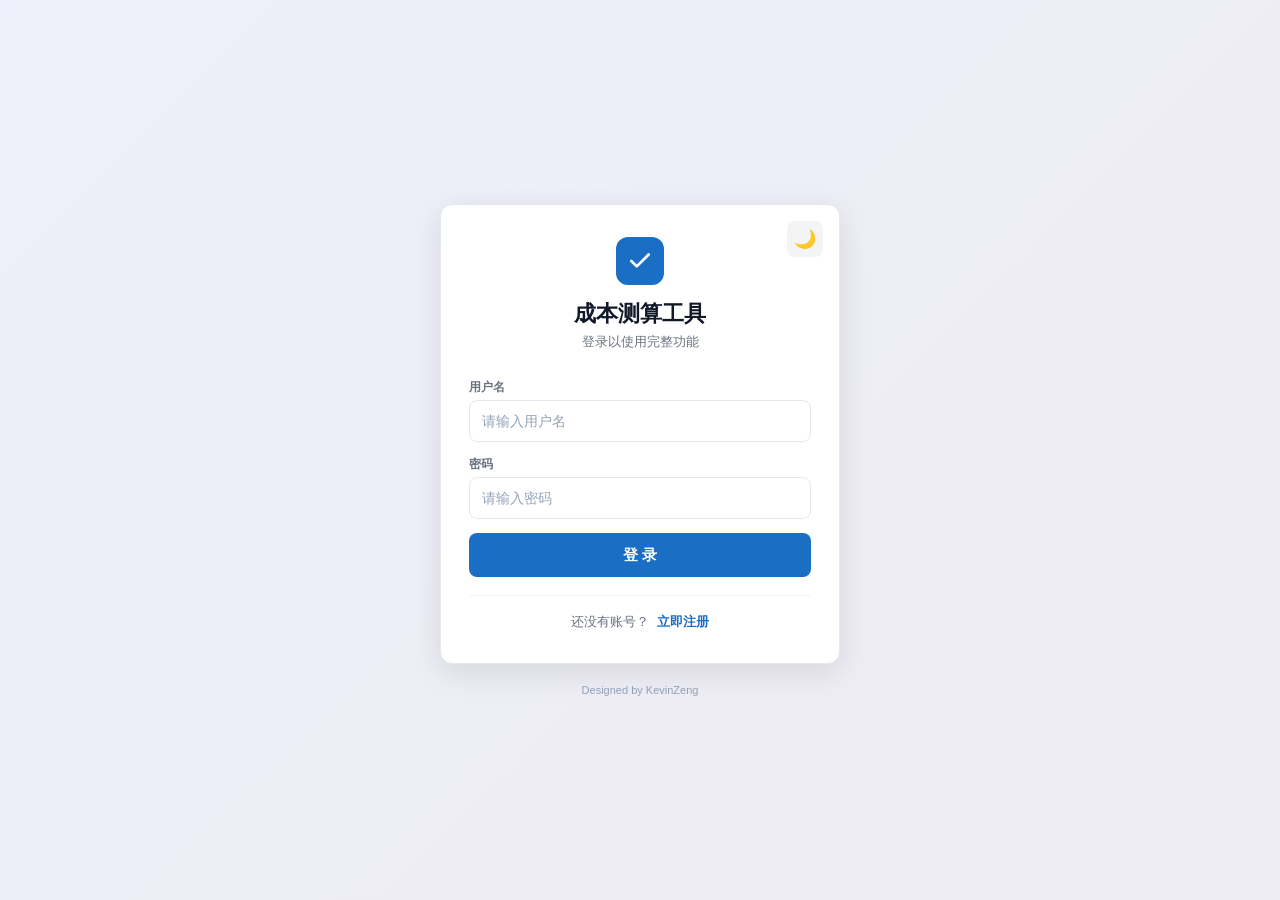
<file: login.html>
<!DOCTYPE html>
<html lang="zh-CN">
<head>
<meta charset="UTF-8">
<meta name="viewport" content="width=device-width, initial-scale=1.0, maximum-scale=5.0, user-scalable=yes, viewport-fit=cover" />
<meta name="theme-color" content="#0F172A" />
<meta name="apple-mobile-web-app-capable" content="yes" />
<meta name="apple-mobile-web-app-status-bar-style" content="black-translucent" />
<title>登录 - 成本测算工具</title>
<script src="auth.js"></script>
<script src="bcrypt.min.js" defer></script>
<link rel="stylesheet" href="css/enhanced.css">
<script src="js/common.js" defer></script>
<script>
  // bcryptjs 就绪检查（同步脚本加载后应立即可用）
  var _bcryptReady = false;
  (function checkBcrypt() {
    if (window.dcodeIO && window.dcodeIO.bcrypt) { _bcryptReady = true; return; }
    if (window.bcrypt) { _bcryptReady = true; return; }
    // 如果同步未加载，延迟检查（可能是异步加载问题）
    setTimeout(function() {
      if (window.dcodeIO && window.dcodeIO.bcrypt) _bcryptReady = true;
      else if (window.bcrypt) _bcryptReady = true;
    }, 500);
  })();
</script>
<style>
  :root {
    --primary: #1a6fc4;
    --primary-light: #e8f3ff;
    --primary-dark: #155a9e;
    --green: #22c55e;
    --green-light: #f0fdf4;
    --red: #ef4444;
    --red-light: #fef2f2;
    --slate-50: #f9fafb;
    --slate-100: #f3f4f6;
    --slate-200: #e5e7eb;
    --slate-300: #d1d5db;
    --slate-400: #94a3b8;
    --slate-500: #6b7280;
    --slate-600: #4b5563;
    --slate-700: #374151;
    --slate-800: #1f2937;
    --slate-900: #111827;
    --radius: 12px;
    --radius-sm: 8px;
    --shadow-sm: 0 1px 3px rgba(0,0,0,0.04);
    --shadow: 0 2px 12px rgba(0,0,0,0.06);
    --shadow-lg: 0 8px 30px rgba(0,0,0,0.10);
  }

  * { box-sizing: border-box; margin: 0; padding: 0; }

  body {
    font-family: 'Inter', -apple-system, BlinkMacSystemFont, 'PingFang SC', 'Microsoft YaHei', sans-serif;
    background: linear-gradient(135deg, #667eea15 0%, #764ba215 100%), var(--slate-50);
    min-height: 100vh;
    display: flex;
    align-items: center;
    justify-content: center;
    padding: 20px;
    -webkit-font-smoothing: antialiased;
    -moz-osx-font-smoothing: grayscale;
    transition: background 0.3s, color 0.3s;
  }

  /* 深色模式 */
  body.dark-mode {
    background: linear-gradient(135deg, #1e1b4b30 0%, #312e8130 100%), #0f172a;
    color: #e2e8f0;
  }
  body.dark-mode .login-card {
    background: rgba(30, 41, 59, 0.9);
    border-color: #334155;
    backdrop-filter: blur(10px);
  }
  body.dark-mode .login-header h1 { color: #f1f5f9; }
  body.dark-mode .login-header p { color: #94a3b8; }
  body.dark-mode .login-form .field label { color: #94a3b8; }
  body.dark-mode .login-form .field input {
    background: #1e293b;
    border-color: #334155;
    color: #f1f5f9;
  }
  body.dark-mode .login-form .field input:focus {
    border-color: #3b82f6;
    box-shadow: 0 0 0 3px rgba(59, 130, 246, 0.2);
  }
  body.dark-mode .login-form .field input::placeholder { color: #64748b; }
  body.dark-mode .form-switch { border-top-color: #334155; }
  body.dark-mode .form-switch span { color: #94a3b8; }
  body.dark-mode .login-footer { color: #64748b; }
  body.dark-mode .theme-toggle-btn {
    background: rgba(255,255,255,0.1);
    color: #fbbf24;
  }

  /* ========== LOGIN WRAPPER ========== */
  .login-wrapper {
    width: 100%;
    max-width: 400px;
  }

  .login-card {
    background: #fff;
    border-radius: var(--radius);
    box-shadow: var(--shadow-lg);
    border: 1px solid var(--slate-200);
    padding: 32px 28px;
  }

  /* ========== HEADER / BRAND ========== */
  .login-header {
    text-align: center;
    margin-bottom: 28px;
  }
  .login-header .logo-icon {
    width: 48px; height: 48px; border-radius: 12px;
    background: var(--primary);
    display: flex; align-items: center; justify-content: center;
    margin: 0 auto 14px;
  }
  .login-header .logo-icon svg {
    width: 26px; height: 26px; color: #fff;
  }
  .login-header h1 {
    font-size: 22px; font-weight: 800; color: var(--slate-900);
    margin-bottom: 4px;
  }
  .login-header p {
    font-size: 13px; color: var(--slate-500); font-weight: 400;
  }

  /* ========== FORM ========== */
  .login-form .field {
    display: flex; flex-direction: column; gap: 4px;
    margin-bottom: 14px;
  }
  .login-form .field label {
    font-size: 12px; color: var(--slate-500); font-weight: 600;
  }
  .login-form .field input {
    width: 100%; height: 42px; padding: 0 12px;
    border: 1.5px solid var(--slate-200);
    border-radius: var(--radius-sm);
    font-size: 14px; color: var(--slate-900); background: #fff;
    outline: none; font-family: inherit;
    transition: border-color 0.2s, box-shadow 0.2s;
  }
  .login-form .field input:focus {
    border-color: var(--primary);
    box-shadow: 0 0 0 3px rgba(26,111,196,0.1);
  }
  .login-form .field input::placeholder {
    color: var(--slate-400);
  }

  /* ========== ERROR MESSAGE ========== */
  .form-error {
    font-size: 12px; color: var(--red); min-height: 18px;
    margin-bottom: 8px; line-height: 1.4;
    display: none;
  }
  .form-error.show { display: block; }

  /* ========== SUCCESS MESSAGE ========== */
  .form-success {
    font-size: 12px; color: #059669; min-height: 18px;
    margin-bottom: 8px; line-height: 1.4;
    display: none;
  }
  .form-success.show { display: block; }

  /* ========== PRIMARY BUTTON ========== */
  .btn-primary {
    width: 100%; height: 44px;
    background: var(--primary); color: #fff;
    border: none; border-radius: var(--radius-sm);
    font-size: 15px; font-weight: 600; cursor: pointer;
    font-family: inherit;
    transition: background 0.2s, transform 0.1s;
  }
  .btn-primary:hover { background: var(--primary-dark); }
  .btn-primary:active { transform: scale(0.98); }
  .btn-primary:disabled { opacity: 0.6; cursor: not-allowed; transform: none; }

  /* ========== FORM SWITCH LINK ========== */
  .form-switch {
    text-align: center; margin-top: 18px; padding-top: 16px;
    border-top: 1px solid var(--slate-100);
  }
  .form-switch span { font-size: 13px; color: var(--slate-500); }
  .form-switch a {
    font-size: 13px; color: var(--primary); font-weight: 600;
    text-decoration: none; cursor: pointer; margin-left: 4px;
  }
  .form-switch a:hover { color: var(--primary-dark); text-decoration: underline; }

  /* ========== FOOTER NOTE ========== */
  .login-footer {
    text-align: center; margin-top: 20px;
    font-size: 11px; color: var(--slate-400);
  }

  /* ========== RESPONSIVE ========== */
  @media (max-width: 480px) {
    body { padding: 12px; align-items: flex-start; padding-top: 60px; }
    .login-card { padding: 24px 18px; }
    .login-header h1 { font-size: 20px; }
  }
</style>
</head>
<body>

<div class="login-wrapper">
  <div class="login-card" style="position:relative;">

    <!-- 主题切换按钮 -->
    <button class="theme-toggle-btn" onclick="toggleLoginTheme()" title="切换深色/浅色模式" style="position:absolute;top:16px;right:16px;width:36px;height:36px;border:none;border-radius:8px;cursor:pointer;font-size:18px;background:var(--slate-100);color:var(--slate-600);transition:all 0.2s;display:flex;align-items:center;justify-content:center;">🌙</button>

    <!-- 品牌区域 -->
    <div class="login-header">
      <div class="logo-icon">
        <svg viewBox="0 0 24 24" fill="none" stroke="currentColor" stroke-width="2.5" stroke-linecap="round" stroke-linejoin="round">
          <polyline points="20 6 9 17 4 12"/>
        </svg>
      </div>
      <h1>成本测算工具</h1>
      <p id="formSubtitle">登录以使用完整功能</p>
    </div>

    <!-- ========== 登录表单 ========== -->
    <div class="login-form" id="loginForm">
      <div class="field">
        <label>用户名</label>
        <input type="text" id="loginUsername" placeholder="请输入用户名" autocomplete="username">
      </div>
      <div class="field">
        <label>密码</label>
        <input type="password" id="loginPassword" placeholder="请输入密码" autocomplete="current-password">
      </div>
      <div class="form-error" id="loginError"></div>
      <button class="btn-primary" id="loginBtn" onclick="handleLogin()">登 录</button>
    </div>

    <!-- ========== 注册表单（默认隐藏） ========== -->
    <div class="login-form" id="registerForm" style="display:none;">
      <div class="field">
        <label>用户名 <span style="font-weight:400;color:var(--slate-400);">(4-20个字符)</span></label>
        <input type="text" id="regUsername" placeholder="请输入用户名" autocomplete="off">
      </div>
      <div class="field">
        <label>显示名称 <span style="font-weight:400;color:var(--slate-400);">(可选)</span></label>
        <input type="text" id="regDisplayName" placeholder="请输入显示名称" autocomplete="off">
      </div>
      <div class="field">
        <label>密码 <span style="font-weight:400;color:var(--slate-400);">(至少6位)</span></label>
        <input type="password" id="regPassword" placeholder="请输入密码" autocomplete="new-password">
      </div>
      <div class="field">
        <label>确认密码</label>
        <input type="password" id="regPasswordConfirm" placeholder="请再次输入密码" autocomplete="new-password">
      </div>
      <div class="form-error" id="regError"></div>
      <button class="btn-primary" id="regBtn" onclick="handleRegister()">注 册</button>
    </div>

    <!-- 切换链接 -->
    <div class="form-switch">
      <span id="switchText">还没有账号？</span>
      <a href="javascript:void(0)" id="switchLink" onclick="toggleForm()">立即注册</a>
    </div>

  </div>

  <div class="login-footer">Designed by KevinZeng</div>
</div>

<script>
// ==================== 主题切换 ====================
function toggleLoginTheme() {
  var isDark = document.body.classList.toggle('dark-mode');
  var btn = document.querySelector('.theme-toggle-btn');
  if (btn) btn.textContent = isDark ? '☀️' : '🌙';
  // 保存主题设置
  try {
    localStorage.setItem('calc_tool_theme', isDark ? 'dark' : 'light');
  } catch(e) {}
}

// 初始化主题
(function initTheme() {
  try {
    var savedTheme = localStorage.getItem('calc_tool_theme');
    if (savedTheme === 'dark') {
      document.body.classList.add('dark-mode');
      setTimeout(function() {
        var btn = document.querySelector('.theme-toggle-btn');
        if (btn) btn.textContent = '☀️';
      }, 50);
    }
  } catch(e) {}
})();

// ==================== 初始化 ====================

// 如果已登录，直接跳转到首页
if (typeof isLoggedIn === "function" && isLoggedIn()) {
  window.location.href = 'index.html';
}

// 支持回车键提交
document.addEventListener('keydown', function(e) {
  if (e.key === 'Enter') {
    var loginVisible = document.getElementById('loginForm').style.display !== 'none';
    if (loginVisible) {
      handleLogin();
    } else {
      handleRegister();
    }
  }
});

// ==================== 表单切换 ====================

var isLoginForm = true;

function toggleForm() {
  isLoginForm = !isLoginForm;
  var loginForm = document.getElementById('loginForm');
  var registerForm = document.getElementById('registerForm');
  var switchText = document.getElementById('switchText');
  var switchLink = document.getElementById('switchLink');
  var subtitle = document.getElementById('formSubtitle');

  // 清除错误信息
  hideError('loginError');
  hideError('regError');

  if (isLoginForm) {
    loginForm.style.display = 'block';
    registerForm.style.display = 'none';
    switchText.textContent = '还没有账号？';
    switchLink.textContent = '立即注册';
    subtitle.textContent = '登录以使用完整功能';
  } else {
    loginForm.style.display = 'none';
    registerForm.style.display = 'block';
    switchText.textContent = '已有账号？';
    switchLink.textContent = '返回登录';
    subtitle.textContent = '创建新账号';
  }
}

// ==================== 错误/成功提示 ====================

function showError(id, msg) {
  var el = document.getElementById(id);
  if (el) {
    el.textContent = msg;
    el.classList.add('show');
  }
}

function hideError(id) {
  var el = document.getElementById(id);
  if (el) {
    el.textContent = '';
    el.classList.remove('show');
  }
}

// ==================== 密码处理（bcrypt + SHA-256 兼容） ====================

function getBcrypt() {
  if (window.dcodeIO && window.dcodeIO.bcrypt) {
    return window.dcodeIO.bcrypt;
  }
  if (window.bcrypt) {
    return window.bcrypt;
  }
  return null;
}

function hashPassword(password) {
  var bcrypt = getBcrypt();
  if (!bcrypt) throw new Error('bcrypt 库未加载');
  var salt = bcrypt.genSaltSync(10);
  return bcrypt.hashSync(password, salt);
}

// SHA-256 密码哈希（兼容旧格式，用于验证）
async function sha256Hash(password) {
  var encoder = new TextEncoder();
  var data = encoder.encode(password);
  var hashBuffer = await crypto.subtle.digest('SHA-256', data);
  var hashArray = Array.from(new Uint8Array(hashBuffer));
  var hashBase64 = btoa(String.fromCharCode.apply(null, hashArray));
  return hashBase64;
}

// 验证密码：先尝试 bcrypt，失败则尝试 SHA-256（兼容旧格式）
async function verifyPassword(password, hash) {
  // 1. 如果是 bcrypt 格式（$2a$ 或 $2b$ 开头），用 bcrypt 验证
  if (hash && (hash.startsWith('$2a$') || hash.startsWith('$2b$'))) {
    var bcrypt = getBcrypt();
    if (!bcrypt) throw new Error('bcrypt 库未加载');
    return bcrypt.compareSync(password, hash);
  }
  
  // 2. 如果是 SHA-256 Base64 格式（旧格式），用 SHA-256 验证
  var sha256Result = await sha256Hash(password);
  return sha256Result === hash;
}

// ==================== 重定向 ====================

function getRedirectUrl() {
  var params = new URLSearchParams(window.location.search);
  return params.get('redirect') || 'index.html';
}

// ==================== 登录处理 ====================

async function handleLogin() {
  var username = document.getElementById('loginUsername').value.trim();
  var password = document.getElementById('loginPassword').value;
  var btn = document.getElementById('loginBtn');

  if (!username || !password) {
    showError('loginError', '请输入用户名和密码');
    return;
  }

  btn.disabled = true;
  btn.textContent = '登录中...';
  hideError('loginError');

  try {
    // 第1步：检查 auth.js 是否正确加载
    if (typeof supabaseQuery !== 'function') {
      showError('loginError', '认证模块未加载，请刷新页面（Ctrl+Shift+R）');
      return;
    }

    // 第2步：查询用户
    var users;
    try {
      users = await supabaseQuery('app_users', {
        username: 'eq.' + encodeURIComponent(username),
        select: '*'
      });
    } catch(qe) {
      showError('loginError', '网络请求失败，请检查网络连接');
      console.error('query error:', qe);
      return;
    }

    if (!users || users.length === 0) {
      showError('loginError', '用户名或密码错误');
      return;
    }

    var user = users[0];

    // 第3步：检查 bcrypt 可用性
    var isBcryptHash = user.password_hash && (user.password_hash.startsWith('$2a$') || user.password_hash.startsWith('$2b$'));
    if (isBcryptHash && !getBcrypt()) {
      showError('loginError', '安全组件加载失败，请刷新页面（Ctrl+Shift+R）');
      return;
    }

    // 第4步：验证密码
    var valid;
    try {
      valid = await verifyPassword(password, user.password_hash);
    } catch(ve) {
      showError('loginError', '密码验证异常，请刷新页面重试');
      console.error('verify error:', ve);
      return;
    }

    if (!valid) {
      showError('loginError', '用户名或密码错误');
      return;
    }

    // 第5步：检查审批
    if (user.is_approved === false) {
      showError('loginError', '账号尚未通过管理员审批，请等待审核');
      return;
    }

    // 登录成功
    var savedDisplayName = (user.display_name && user.display_name !== 'null') ? user.display_name : null;
    if (!savedDisplayName) {
      savedDisplayName = username;
    }
    localStorage.setItem('app_user', JSON.stringify({
      id: user.id,
      username: user.username,
      role: user.role,
      display_name: savedDisplayName,
      is_approved: user.is_approved !== false,
      login_time: Date.now()
    }));

    window.location.href = getRedirectUrl();

  } catch(e) {
    var errMsg = e.message || '';
    if (errMsg.indexOf('bcrypt') !== -1) {
      showError('loginError', '安全组件异常，请刷新页面（Ctrl+Shift+R）');
    } else if (errMsg.indexOf('Failed to fetch') !== -1 || errMsg.indexOf('NetworkError') !== -1) {
      showError('loginError', '网络连接失败，请检查网络');
    } else {
      showError('loginError', '未知错误：' + errMsg);
    }
    console.error('Login error:', e);
  } finally {
    btn.disabled = false;
    btn.textContent = '登 录';
  }
}

// ==================== 注册处理 ====================

async function handleRegister() {
  var username = document.getElementById('regUsername').value.trim();
  var displayName = document.getElementById('regDisplayName').value.trim();
  var password = document.getElementById('regPassword').value;
  var passwordConfirm = document.getElementById('regPasswordConfirm').value;
  var btn = document.getElementById('regBtn');

  hideError('regError');

  // 前端校验
  if (!username) {
    showError('regError', '请输入用户名');
    return;
  }
  if (username.length < 4 || username.length > 20) {
    showError('regError', '用户名长度需在4-20个字符之间');
    return;
  }
  if (!/^[a-zA-Z0-9_\u4e00-\u9fa5]+$/.test(username)) {
    showError('regError', '用户名只能包含字母、数字、下划线和中文');
    return;
  }
  if (!password) {
    showError('regError', '请输入密码');
    return;
  }
  if (password.length < 6) {
    showError('regError', '密码长度至少6位');
    return;
  }
  if (password !== passwordConfirm) {
    showError('regError', '两次输入的密码不一致');
    return;
  }

  // 禁用按钮
  btn.disabled = true;
  btn.textContent = '注册中...';

  try {
    // 1. 检查用户名是否已存在
    var existing = await supabaseQuery('app_users', {
      username: 'eq.' + encodeURIComponent(username),
      select: 'id'
    });

    if (existing && existing.length > 0) {
      showError('regError', '用户名已被注册，请更换');
      return;
    }

    // 2. 检查当前用户总数，第一个注册的用户为管理员
    var allUsers = await supabaseQuery('app_users', { select: 'id' });
    var role = (allUsers && allUsers.length === 0) ? 'admin' : 'user';

    // 3. 加密密码
    var passwordHash;
    try {
      passwordHash = hashPassword(password);
    } catch(bcryptErr) {
      showError('regError', '密码加密失败，请刷新页面重试');
      console.error('bcrypt error:', bcryptErr);
      return;
    }

    // 4. 插入用户（is_approved=false，等待管理员审批）
    var userId = crypto.randomUUID ? crypto.randomUUID() : 'xxxxxxxx-xxxx-4xxx-yxxx-xxxxxxxxxxxx'.replace(/[xy]/g, function(c) {
      var r = Math.random() * 16 | 0, v = c === 'x' ? r : (r & 0x3 | 0x8);
      return v.toString(16);
    });
    await supabaseInsert('app_users', {
      id: userId,
      username: username,
      display_name: displayName || username,
      password_hash: passwordHash,
      role: role,
      is_approved: false
    });

    // 5. 注册成功，显示提示，跳转回登录页
    showError('regError', ''); // 清除错误
    var regErrorEl = document.getElementById('regError');
    if (regErrorEl) {
      regErrorEl.textContent = '注册成功！请等待管理员审批后登录';
      regErrorEl.style.color = '#059669';
      regErrorEl.classList.add('show');
    }
    btn.textContent = '注 册';
    btn.disabled = true;
    // 3秒后切换到登��表单
    setTimeout(function() {
      toggleForm();
      btn.disabled = false;
    }, 3000);

  } catch(e) {
    var errMsg = '注册失败';
    if (e.message && e.message.indexOf('duplicate key') !== -1) {
      errMsg = '用户名已被注册';
    } else if (e.message && e.message.indexOf('bcrypt') !== -1) {
      errMsg = '安全组件未加载，请刷新页面后重试（Ctrl+Shift+R）';
    } else if (e.message) {
      errMsg = '注册失败：' + e.message;
    }
    showError('regError', errMsg);
    console.error('Register error:', e);
  } finally {
    btn.disabled = false;
    btn.textContent = '注 册';
  }
}
</script>

</body>
</html>
</file>
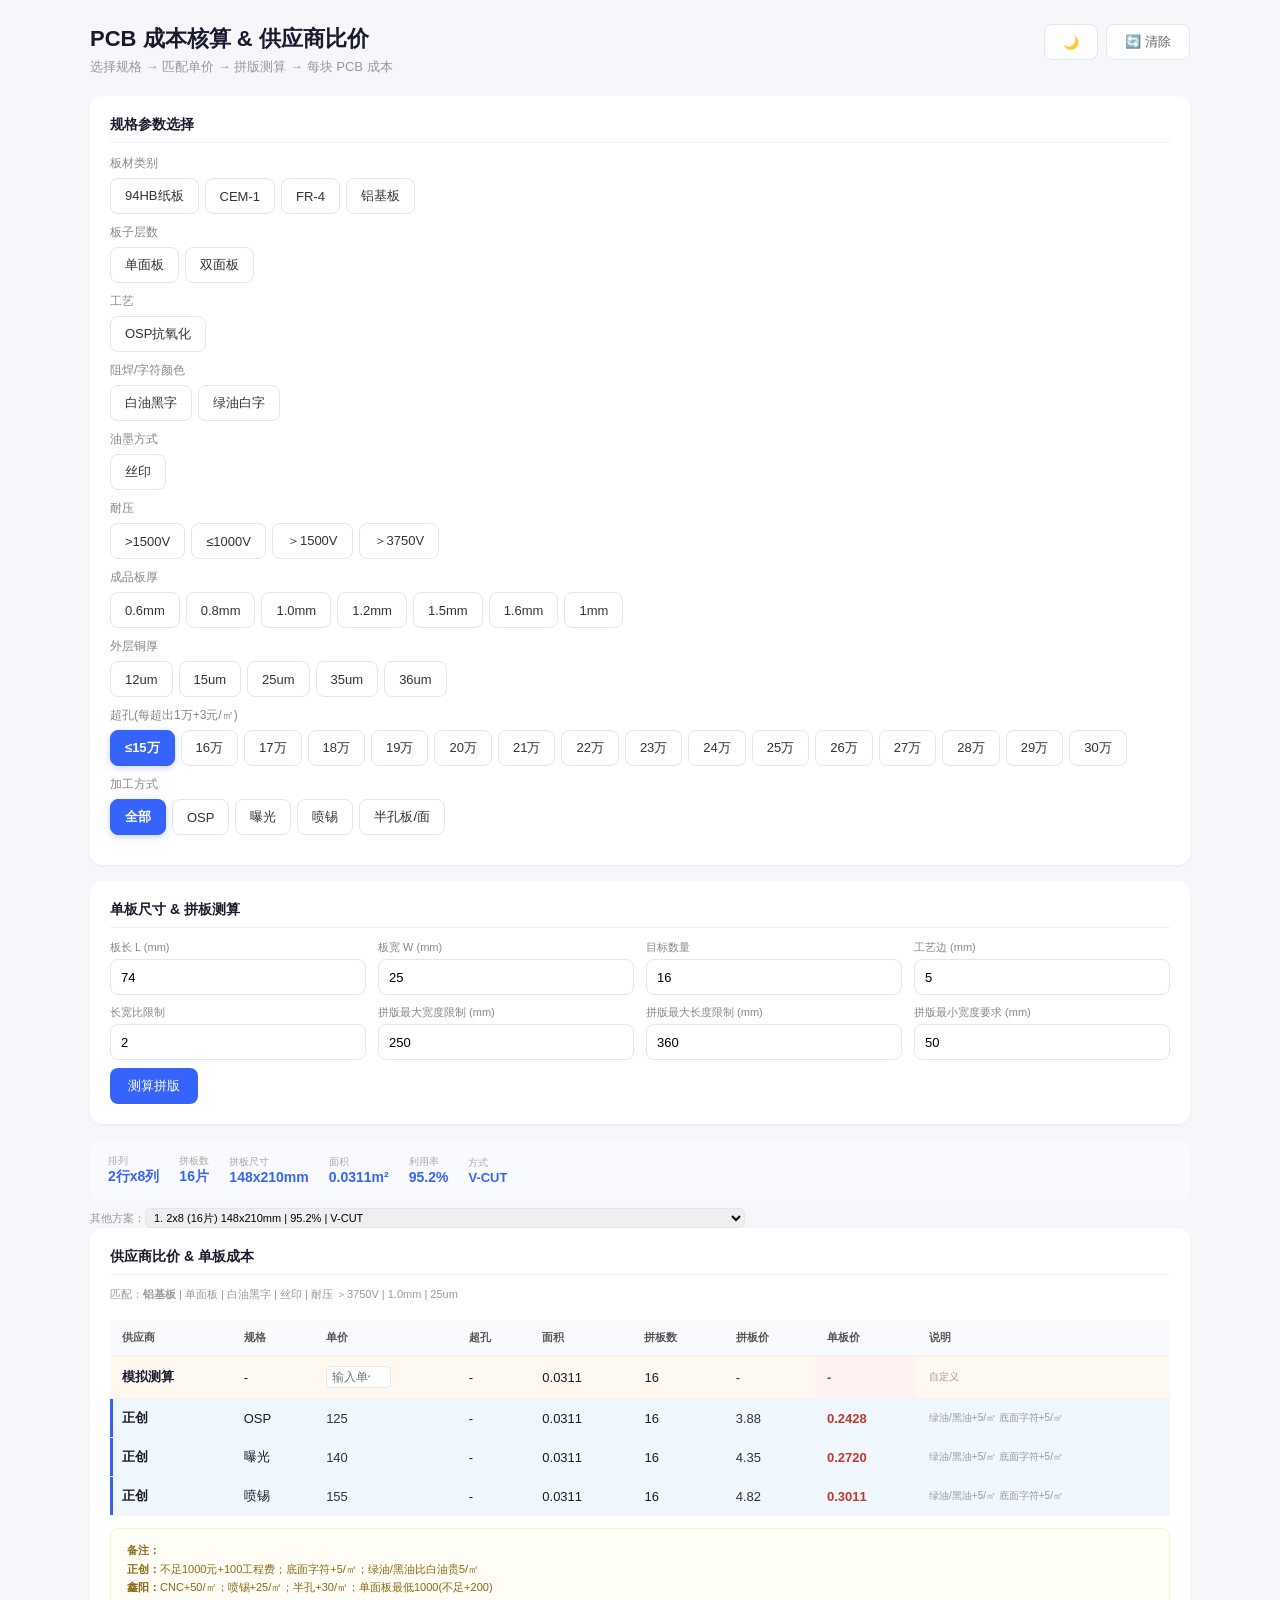
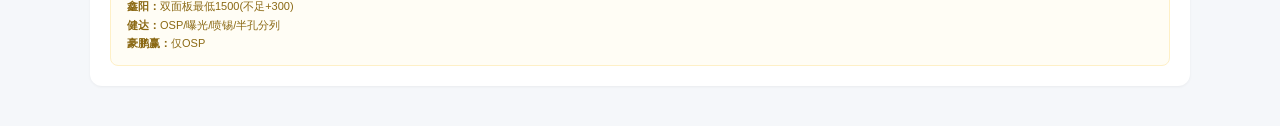
<file: pcb-calculator.html>
<!DOCTYPE html>
<html lang="zh-CN">
<head><meta charset="UTF-8"><meta name="viewport" content="width=device-width,initial-scale=1.0"><title>PCB 成本核算</title>
<link rel="stylesheet" href="css/enhanced.css">
<script src="js/common.js" defer></script>
<style>
*{margin:0;padding:0;box-sizing:border-box}
body{font-family:-apple-system,BlinkMacSystemFont,"Segoe UI","Noto Sans SC",sans-serif;background:#f5f7fa;color:#1a1a2e;padding:24px}
.c{max-width:1100px;margin:0 auto;width:100%}h1{font-size:22px;font-weight:700}.sub{color:#999;font-size:13px;margin:4px 0 20px}
.card{background:#fff;border-radius:12px;box-shadow:0 1px 3px rgba(0,0,0,.05);padding:20px;margin-bottom:16px;width:100%}
.ct{font-size:14px;font-weight:600;margin-bottom:12px;padding-bottom:8px;border-bottom:1px solid #eef1f5;color:#1a1a2e}
.sg{margin-bottom:10px}.sl{font-size:12px;font-weight:500;color:#888;margin-bottom:6px}
.so{display:flex;flex-wrap:wrap;gap:6px}
.sb{height:36px;padding:0 14px;border:1px solid #e2e6ed;border-radius:8px;background:#fff;font-size:13px;cursor:pointer;white-space:nowrap;color:#333;transition:all .15s}
.sb:hover{border-color:#3664fb;color:#3664fb;background:#f0f5ff}
.sb.sel{background:#3664fb;color:#fff;border-color:#3664fb;font-weight:600;box-shadow:0 2px 6px rgba(54,100,251,.25)}
.sb.dis{background:#f8f9fb;color:#c0c4cc;border-color:#e8ecf0;cursor:default}
.sb.dis:hover{background:#f8f9fb;color:#c0c4cc;border-color:#e8ecf0}
.ir{display:flex;flex-wrap:wrap;gap:12px;align-items:end}
 .ir .ic{flex:1 1 140px;min-width:120px}.ic{flex:1;min-width:120px}
.ic label{display:block;font-size:11px;font-weight:500;color:#888;margin-bottom:4px}
.ic input{width:100%;height:36px;padding:0 10px;border:1px solid #e2e6ed;border-radius:8px;font-size:13px;outline:none;transition:border-color .15s}
.ic input:focus{border-color:#3664fb;box-shadow:0 0 0 3px rgba(54,100,251,.08)}
.btn{height:36px;padding:0 18px;border:none;border-radius:8px;font-size:13px;font-weight:500;cursor:pointer;transition:all .15s}
.bp{background:#3664fb;color:#fff}.bp:hover{background:#2952d8}
.bo{background:#fff;color:#666;border:1px solid #e2e6ed}.bo:hover{background:#f5f7fa}
.pr{background:#f8fafd;border-radius:10px;padding:14px 18px;margin-top:10px;display:flex;flex-wrap:wrap;gap:20px;align-items:center}
.pv .hd{font-size:10px;color:#aaa}.pv .vl{font-size:14px;font-weight:700;color:#3664fb}
.cp{width:100%;border-collapse:collapse;font-size:12px;margin-top:8px}
.cp th{background:#f8fafd;font-weight:600;color:#555;padding:10px 12px;text-align:left;border-bottom:1px solid #eef1f5;font-size:11px}
.cp td{padding:10px 12px;border-bottom:1px solid #f0f3f7;font-size:13px}
.cp tr:hover td{background:#fafbff}
 .price-num{font-size:13px;font-weight:400;color:#333}
.pn2-cell{font-size:16px;font-weight:700;color:#c0392b;background:#fef2f2}
 .sup-bg-0 td{background:#f0f7ff}.sup-bg-1 td{background:#fff8f0}.sup-bg-2 td{background:#f0fff4}.sup-bg-3 td{background:#fff0f5}.sup-bg-4 td{background:#f5f0ff}.sup-bg-5 td{background:#f0fff8}.sup-bg-6 td{background:#fff5f0}.sup-bg-7 td{background:#f0f0ff}
 .sup-bg-0 td:first-child{position:relative}.sup-bg-0 td:first-child::before{content:'';position:absolute;left:0;top:0;bottom:0;width:3px;background:#3664fb}.sup-bg-1 td:first-child::before{content:'';position:absolute;left:0;top:0;bottom:0;width:3px;background:#e67e22}.sup-bg-2 td:first-child::before{content:'';position:absolute;left:0;top:0;bottom:0;width:3px;background:#22a022}.sup-bg-3 td:first-child::before{content:'';position:absolute;left:0;top:0;bottom:0;width:3px;background:#e74c3c}.sup-bg-4 td:first-child::before{content:'';position:absolute;left:0;top:0;bottom:0;width:3px;background:#8b5cf6}.sup-bg-5 td:first-child::before{content:'';position:absolute;left:0;top:0;bottom:0;width:3px;background:#0d9488}.sup-bg-6 td:first-child::before{content:'';position:absolute;left:0;top:0;bottom:0;width:3px;background:#d97706}.sup-bg-7 td:first-child::before{content:'';position:absolute;left:0;top:0;bottom:0;width:3px;background:#6366f1}
.notes{background:#fffdf5;border:1px solid #fef0c7;border-radius:8px;padding:12px 16px;margin-top:12px;font-size:11px;color:#8b6914;line-height:1.7}
.al{text-align:right;margin-bottom:10px;font-size:12px}.al a{color:#999;text-decoration:none;cursor:pointer}.al a:hover{color:#3664fb}

/* 深色模式 */
body.dark-mode{background:#1a1a2e;color:#e5e7eb}
body.dark-mode .card{background:#16213e;border-color:#1e3a5f}
body.dark-mode .ct{color:#e5e7eb;border-color:#1e3a5f}
body.dark-mode .sb{background:#0f3460;border-color:#1e3a5f;color:#e5e7eb}
body.dark-mode .sb:hover{border-color:#3664fb;color:#93c5fd}
body.dark-mode .sb.sel{background:#3664fb;color:#fff}
body.dark-mode .ic label{color:#9ca3af}
body.dark-mode .ic input{background:#0f3460;border-color:#1e3a5f;color:#e5e7eb}
body.dark-mode .ic input:focus{border-color:#3664fb;box-shadow:0 0 0 3px rgba(54,100,251,.2)}
body.dark-mode .btn.bo{background:#16213e;border-color:#1e3a5f;color:#e5e7eb}
body.dark-mode .btn.bo:hover{background:#1e3a5f}
body.dark-mode .pr{background:#0f3460}
body.dark-mode .pv .hd{color:#9ca3af}
body.dark-mode .pv .vl{color:#60a5fa}
body.dark-mode .cp th{background:#0f3460;color:#9ca3af;border-color:#1e3a5f}
body.dark-mode .cp td{border-bottom-color:#1e3a5f;color:#d1d5db}
body.dark-mode .cp tr:hover td{background:#16213e}
body.dark-mode .price-num{color:#d1d5db}
body.dark-mode .notes{background:#1a1a2e;border-color:#2d2d44;color:#a78bfa}
body.dark-mode h1{color:#e5e7eb}
body.dark-mode .sub{color:#6b7280}
body.dark-mode .al a{color:#6b7280}
body.dark-mode .al a:hover{color:#60a5fa}
</style></head><body><div class="c">
<div class="al" id="adminLink" style="display:none"><a href="#" onclick="window.open('pcb_price_admin.html','_blank','width=1300,height=800')">📋 管理员编辑价目表</a></div>
<div style="display:flex;justify-content:space-between;align-items:flex-start"><div><h1>PCB 成本核算 &amp; 供应商比价</h1><p class="sub">选择规格 → 匹配单价 → 拼版测算 → 每块 PCB 成本</p></div><div style="display:flex;gap:8px;align-items:center"><button class="btn bo" onclick="togglePcbTheme()" id="pcbThemeBtn">🌙</button><button class="btn bo" onclick="clearAll()">🔄 清除</button></div></div>
<div class="card"><div class="ct">规格参数选择</div><div id="specArea"></div></div>
 <div class="card"><div class="ct">单板尺寸 &amp; 拼板测算</div>
 <div class="ir"><div class="ic"><label>板长 L (mm)</label><input type="number" id="boardL" value="74" min="1" step="0.1"></div>
 <div class="ic"><label>板宽 W (mm)</label><input type="number" id="boardW" value="25" min="1" step="0.1"></div>
 <div class="ic"><label>目标数量</label><input type="number" id="targetQty" value="16" min="0" step="1" onchange="onQtyChange()"></div>
 <div class="ic"><label>工艺边 (mm)</label><input type="number" id="edgeW" value="5" min="0" max="20" step="0.5"></div></div>
 <div class="ir" style="margin-top:10px"><div class="ic"><label>长宽比限制</label><input type="number" id="maxAR" value="2" min="1" max="10" step="0.1"></div>
 <div class="ic"><label>拼版最大宽度限制 (mm)</label><input type="number" id="eqMaxW" value="250" min="10" step="5"></div>
 <div class="ic"><label>拼版最大长度限制 (mm)</label><input type="number" id="eqMaxH" value="360" min="10" step="5"></div>
 <div class="ic"><label>拼版最小宽度要求 (mm)</label><input type="number" id="eqMinW" value="50" min="5" step="5"></div>
 </div><div style="margin-top:8px"><button class="btn bp" onclick="calcPanel()">测算拼版</button></div></div>
<div id="panelResult" style="display:none;margin-top:10px"></div>
<div class="card" id="resultCard" style="display:none"><div class="ct">供应商比价 &amp; 单板成本</div>
<div id="matchInfo" style="font-size:11px;margin-bottom:10px;color:#999"></div><div style="overflow-x:auto;width:100%">
<table class="cp"><thead><tr><th>供应商</th><th>规格</th><th>单价</th><th>超孔</th><th>面积</th><th>拼板数</th><th>拼板价</th><th>单板价</th><th>说明</th></tr></thead><tbody id="cb"></tbody></table></div>
<div class="notes" id="notesArea"></div></div></div>
<script>
// ===== 主题切换 =====
function togglePcbTheme() {
  var isDark = document.body.classList.toggle('dark-mode');
  var btn = document.getElementById('pcbThemeBtn');
  if (btn) btn.textContent = isDark ? '☀️' : '🌙';
  try { localStorage.setItem('calc_tool_theme', isDark ? 'dark' : 'light'); } catch(e) {}
}

// 初始化主题
(function initPcbTheme() {
  try {
    var saved = localStorage.getItem('calc_tool_theme');
    if (saved === 'dark') {
      document.body.classList.add('dark-mode');
      setTimeout(function() {
        var btn = document.getElementById('pcbThemeBtn');
        if (btn) btn.textContent = '☀️';
      }, 50);
    }
  } catch(e) {}
})();

var NOTES="<strong>备注：</strong><br><strong>正创：</strong>不足1000元+100工程费；底面字符+5/㎡；绿油/黑油比白油贵5/㎡<br><strong>鑫阳：</strong>CNC+50/㎡；喷锡+25/㎡；半孔+30/㎡；单面板最低1000(不足+200)<br><strong>鑫阳：</strong>双面板最低1500(不足+300)<br><strong>健达：</strong>OSP/曝光/喷锡/半孔分列<br><strong>豪鹏赢：</strong>仅OSP";
var DATA_TS="20260629-2";var PDEF=[{"m":"铝基板","l":"单面板","p":"OSP抗氧化","i":"白油黑字","md":"丝印","v":"＞3750V","t":"1.0mm","c":"25um","zc_osp":125,"zc_exp":140,"zc_spray":155,"xy_osp":null,"xy_exp":null,"xy_spray":null,"xy_half":null,"jd_osp":null,"jd_exp":null,"jd_spray":null,"jd_half":null,"hpy_osp":null},{"m":"铝基板","l":"单面板","p":"OSP抗氧化","i":"白油黑字","md":"丝印","v":"＞3750V","t":"1.2mm","c":"25um","zc_osp":150,"zc_exp":165,"zc_spray":180,"xy_osp":null,"xy_exp":null,"xy_spray":null,"xy_half":null,"jd_osp":null,"jd_exp":null,"jd_spray":null,"jd_half":null,"hpy_osp":null},{"m":"铝基板","l":"单面板","p":"OSP抗氧化","i":"白油黑字","md":"丝印","v":"＞1500V","t":"1.2mm","c":"25um","zc_osp":135,"zc_exp":150,"zc_spray":165,"xy_osp":null,"xy_exp":null,"xy_spray":null,"xy_half":null,"jd_osp":null,"jd_exp":null,"jd_spray":null,"jd_half":null,"hpy_osp":null},{"m":"铝基板","l":"单面板","p":"OSP抗氧化","i":"白油黑字","md":"丝印","v":"＞1500V","t":"1.2mm","c":"35um","zc_osp":145,"zc_exp":160,"zc_spray":175,"xy_osp":null,"xy_exp":null,"xy_spray":null,"xy_half":null,"jd_osp":null,"jd_exp":null,"jd_spray":null,"jd_half":null,"hpy_osp":null},{"m":"铝基板","l":"单面板","p":"OSP抗氧化","i":"白油黑字","md":"丝印","v":"＞1500V","t":"1.2mm","c":"36um","zc_osp":168,"zc_exp":183,"zc_spray":198,"xy_osp":null,"xy_exp":null,"xy_spray":null,"xy_half":null,"jd_osp":null,"jd_exp":null,"jd_spray":null,"jd_half":null,"hpy_osp":null},{"m":"铝基板","l":"单面板","p":"OSP抗氧化","i":"白油黑字","md":"丝印","v":">1500V","t":"1.0mm","c":"35um","zc_osp":135,"zc_exp":150,"zc_spray":165,"xy_osp":null,"xy_exp":null,"xy_spray":null,"xy_half":null,"jd_osp":null,"jd_exp":null,"jd_spray":null,"jd_half":null,"hpy_osp":null},{"m":"铝基板","l":"单面板","p":"OSP抗氧化","i":"白油黑字","md":"丝印","v":"＞1500V","t":"1.0mm","c":"25um","zc_osp":125,"zc_exp":140,"zc_spray":155,"xy_osp":null,"xy_exp":null,"xy_spray":null,"xy_half":null,"jd_osp":null,"jd_exp":null,"jd_spray":null,"jd_half":null,"hpy_osp":null},{"m":"铝基板","l":"单面板","p":"OSP抗氧化","i":"白油黑字","md":"丝印","v":"＞1500V","t":"0.8mm","c":"25um","zc_osp":110,"zc_exp":125,"zc_spray":140,"xy_osp":null,"xy_exp":null,"xy_spray":null,"xy_half":null,"jd_osp":null,"jd_exp":null,"jd_spray":null,"jd_half":null,"hpy_osp":null},{"m":"铝基板","l":"单面板","p":"OSP抗氧化","i":"白油黑字","md":"丝印","v":"≤1000V","t":"0.8mm","c":"12um","zc_osp":95,"zc_exp":110,"zc_spray":125,"xy_osp":null,"xy_exp":null,"xy_spray":null,"xy_half":null,"jd_osp":null,"jd_exp":null,"jd_spray":null,"jd_half":null,"hpy_osp":null},{"m":"铝基板","l":"单面板","p":"OSP抗氧化","i":"白油黑字","md":"丝印","v":"≤1000V","t":"0.6mm","c":"12um","zc_osp":75,"zc_exp":90,"zc_spray":105,"xy_osp":null,"xy_exp":null,"xy_spray":null,"xy_half":null,"jd_osp":null,"jd_exp":null,"jd_spray":null,"jd_half":null,"hpy_osp":null},{"m":"铝基板","l":"单面板","p":"OSP抗氧化","i":"白油黑字","md":"丝印","v":"＞1500V","t":"1.5mm","c":"25um","zc_osp":185,"zc_exp":200,"zc_spray":215,"xy_osp":null,"xy_exp":null,"xy_spray":null,"xy_half":null,"jd_osp":null,"jd_exp":null,"jd_spray":null,"jd_half":null,"hpy_osp":null},{"m":"铝基板","l":"单面板","p":"OSP抗氧化","i":"白油黑字","md":"丝印","v":"＞1500V","t":"1.5mm","c":"25um","zc_osp":190,"zc_exp":205,"zc_spray":220,"xy_osp":null,"xy_exp":null,"xy_spray":null,"xy_half":null,"jd_osp":null,"jd_exp":null,"jd_spray":null,"jd_half":null,"hpy_osp":null},{"m":"CEM-1","l":"单面板","p":"OSP抗氧化","i":"绿油白字","md":"丝印","v":"","t":"1.0mm","c":"36um","zc_osp":null,"zc_exp":null,"zc_spray":null,"xy_osp":245,"xy_exp":260,"xy_spray":265,"xy_half":null,"jd_osp":null,"jd_exp":null,"jd_spray":null,"jd_half":null,"hpy_osp":null},{"m":"CEM-1","l":"单面板","p":"OSP抗氧化","i":"绿油白字","md":"丝印","v":"","t":"1.2mm","c":"36um","zc_osp":168,"zc_exp":183,"zc_spray":198,"xy_osp":252,"xy_exp":267,"xy_spray":267,"xy_half":null,"jd_osp":null,"jd_exp":null,"jd_spray":null,"jd_half":null,"hpy_osp":null},{"m":"CEM-1","l":"单面板","p":"OSP抗氧化","i":"绿油白字","md":"丝印","v":"","t":"1.6mm","c":"36um","zc_osp":null,"zc_exp":null,"zc_spray":null,"xy_osp":258,"xy_exp":273,"xy_spray":273,"xy_half":null,"jd_osp":null,"jd_exp":null,"jd_spray":null,"jd_half":null,"hpy_osp":null},{"m":"94HB纸板","l":"单面板","p":"OSP抗氧化","i":"白油黑字","md":"丝印","v":"","t":"1.0mm","c":"15um","zc_osp":null,"zc_exp":null,"zc_spray":null,"xy_osp":null,"xy_exp":null,"xy_spray":null,"xy_half":null,"jd_osp":null,"jd_exp":null,"jd_spray":null,"jd_half":null,"hpy_osp":108},{"m":"94HB纸板","l":"单面板","p":"OSP抗氧化","i":"白油黑字","md":"丝印","v":"","t":"1.2mm","c":"15um","zc_osp":null,"zc_exp":null,"zc_spray":null,"xy_osp":null,"xy_exp":null,"xy_spray":null,"xy_half":null,"jd_osp":null,"jd_exp":null,"jd_spray":null,"jd_half":null,"hpy_osp":110},{"m":"FR-4","l":"单面板","p":"OSP抗氧化","i":"白油黑字","md":"丝印","v":"","t":"1mm","c":"35um","zc_osp":160,"zc_exp":175,"zc_spray":190,"xy_osp":311,"xy_exp":326,"xy_spray":326,"xy_half":null,"jd_osp":280,"jd_exp":280,"jd_spray":295,"jd_half":null,"hpy_osp":null},{"m":"FR-4","l":"单面板","p":"OSP抗氧化","i":"白油黑字","md":"丝印","v":"","t":"1.2mm","c":"35um","zc_osp":168,"zc_exp":183,"zc_spray":198,"xy_osp":324,"xy_exp":339,"xy_spray":339,"xy_half":null,"jd_osp":290,"jd_exp":290,"jd_spray":305,"jd_half":null,"hpy_osp":null},{"m":"FR-4","l":"单面板","p":"OSP抗氧化","i":"白油黑字","md":"丝印","v":"","t":"1.6mm","c":"35um","zc_osp":null,"zc_exp":null,"zc_spray":null,"xy_osp":351,"xy_exp":366,"xy_spray":366,"xy_half":null,"jd_osp":320,"jd_exp":320,"jd_spray":335,"jd_half":null,"hpy_osp":null},{"m":"FR-4","l":"双面板","p":"OSP抗氧化","i":"白油黑字","md":"丝印","v":"","t":"1.0mm","c":"35um","zc_osp":null,"zc_exp":null,"zc_spray":null,"xy_osp":478,"xy_exp":493,"xy_spray":493,"xy_half":523,"jd_osp":400,"jd_exp":400,"jd_spray":415,"jd_half":465,"hpy_osp":null},{"m":"FR-4","l":"双面板","p":"OSP抗氧化","i":"白油黑字","md":"丝印","v":"","t":"1.2mm","c":"35um","zc_osp":null,"zc_exp":null,"zc_spray":null,"xy_osp":494,"xy_exp":509,"xy_spray":509,"xy_half":539,"jd_osp":410,"jd_exp":410,"jd_spray":425,"jd_half":475,"hpy_osp":null},{"m":"FR-4","l":"双面板","p":"OSP抗氧化","i":"白油黑字","md":"丝印","v":"","t":"1.6mm","c":"35um","zc_osp":null,"zc_exp":null,"zc_spray":null,"xy_osp":524,"xy_exp":539,"xy_spray":539,"xy_half":569,"jd_osp":440,"jd_exp":440,"jd_spray":455,"jd_half":505,"hpy_osp":null}];var DEF_SUP_META=[{"id":"zc","name":"正创","subs":[{"id":"zc_osp","label":"OSP"},{"id":"zc_exp","label":"曝光"},{"id":"zc_spray","label":"喷锡"},{"id":"zc_half","label":"半孔板/面"}]},{"id":"xy","name":"鑫阳","subs":[{"id":"xy_osp","label":"OSP"},{"id":"xy_exp","label":"曝光"},{"id":"xy_spray","label":"喷锡"},{"id":"xy_half","label":"半孔板/面"}]},{"id":"jd","name":"健达","subs":[{"id":"jd_osp","label":"OSP"},{"id":"jd_exp","label":"曝光"},{"id":"jd_spray","label":"喷锡"},{"id":"jd_half","label":"半孔板/面"}]},{"id":"hpy","name":"豪鹏赢","subs":[{"id":"hpy_osp","label":"OSP"},{"id":"hpy_exp","label":"曝光"},{"id":"hpy_spray","label":"喷锡"},{"id":"hpy_half","label":"半孔板/面"}]}]
var SN={m:"板材类别",l:"板子层数",p:"工艺",i:"阻焊/字符颜色",md:"油墨方式",v:"耐压",t:"成品板厚",c:"外层铜厚"};
var panelResults=[],selectedArrIdx=0,selectedSpec={m:null,l:null,p:null,i:null,md:null,v:null,t:null,c:null,via:15};var selectedProc=null;var simPrice="";

var SB_URL="https://vmtmctgcrwzjejqtnngp.supabase.co",SB_KEY="eyJhbGciOiJIUzI1NiIsInR5cCI6IkpXVCJ9.eyJpc3MiOiJzdXBhYmFzZSIsInJlZiI6InZtdG1jdGdjcnd6amVqcXRubmdwIiwicm9sZSI6ImFub24iLCJpYXQiOjE3ODAwMTk0MTIsImV4cCI6MjA5NTU5NTQxMn0.UG6XLKuIi1klXNaljTQH3A2Bt_tBPrSG17077SCVJyg";function loadP(){try{var d=localStorage.getItem("pcb_price_data");if(d){var t=JSON.parse(d);if(t&&t._ts===DATA_TS&&t._pd){var pd=t._pd;if(pd&&pd.length>0){pd=pd.filter(function(r){return r.m&&r.m.length>0});if(pd.length>0)return pd}}localStorage.removeItem("pcb_price_data")}}catch(e){try{localStorage.removeItem("pcb_price_data")}catch(e2){}}try{var xhr=new XMLHttpRequest();xhr.open("GET",SB_URL+"/rest/v1/pcb_price_config?id=eq.1&select=price_data",false);xhr.setRequestHeader("apikey",SB_KEY);xhr.setRequestHeader("Authorization","Bearer "+SB_KEY);xhr.send();if(xhr.status===200){var r=JSON.parse(xhr.responseText);if(r.length>0&&r[0].price_data){var sd=r[0].price_data;if(sd&&sd._ts===DATA_TS&&sd._pd){var pd=sd._pd;if(pd&&pd.length>0){pd=pd.filter(function(r){return r.m&&r.m.length>0});try{localStorage.setItem("pcb_price_data",JSON.stringify(sd))}catch(e){}if(pd.length>0)return pd}}}}}catch(e){}return JSON.parse(JSON.stringify(PDEF))}
function loadSM(){try{var d=localStorage.getItem("pcb_supplier_meta");if(d){var t=JSON.parse(d);if(t&&t._ts===DATA_TS&&t._sm&&t._sm.length>0&&t._sm[0].id&&t._sm[0].subs)return t._sm}}catch(e){}try{localStorage.removeItem("pcb_supplier_meta")}catch(e2){}try{var xhr=new XMLHttpRequest();xhr.open("GET",SB_URL+"/rest/v1/pcb_price_config?id=eq.1&select=supplier_meta",false);xhr.setRequestHeader("apikey",SB_KEY);xhr.setRequestHeader("Authorization","Bearer "+SB_KEY);xhr.send();if(xhr.status===200){var r=JSON.parse(xhr.responseText);if(r.length>0&&r[0].supplier_meta){var sm=r[0].supplier_meta;if(sm&&sm._ts===DATA_TS&&sm._sm&&sm._sm.length>0&&sm._sm[0].id&&sm._sm[0].subs){try{localStorage.setItem("pcb_supplier_meta",JSON.stringify(sm))}catch(e){}return sm._sm}}}}catch(e){}return JSON.parse(JSON.stringify(DEF_SUP_META))}
function buildSUP(meta){var arr=[];meta.forEach(function(s){s.subs.forEach(function(sub){arr.push({id:sub.id,n:s.name,s:sub.label,c:sub.id})})});return arr}
var priceData=loadP(),SUP=buildSUP(loadSM());

function getFilteredOptions(field){var s=new Set();var filters={};for(var k in selectedSpec){if(k!=="via")filters[k]=selectedSpec[k]}priceData.forEach(function(r){if(r[field]){var ok=true;for(var k in filters){if(filters[k]&&r[k]!==filters[k])ok=false}if(ok)s.add(r[field])}});return Array.from(s).sort()}

function renderSpecs(){
  var a=document.getElementById("specArea");if(!a)return;
  function cm(f,o){var fl={};for(var k in selectedSpec){if(k!=="via"){if(k===f)fl[k]=o;else fl[k]=selectedSpec[k]}}var c=0;priceData.forEach(function(r){var ok=true;for(var k in fl){if(fl[k]&&r[k]!==fl[k])ok=false}if(ok)c++});return c}
  var h="";
  ["m","l","p","i","md","v","t","c"].forEach(function(f){
    var os=getFilteredOptions(f),sel=selectedSpec[f];
    h+='<div class="sg"><div class="sl">'+SN[f]+'</div><div class="so">';
    os.forEach(function(o){
      var has=(sel===o)?true:cm(f,o)>0;
      var cls="sb"+(sel===o?" sel":"")+(has?"":" dis");
      var clk=has?' onclick="selectSpec(&quot;'+f+'&quot;,&quot;'+o+'&quot;)"':'';
      h+='<button class="'+cls+'"'+clk+'>'+o+'</button>';
    });
    h+='</div></div>';
  });
  h+='<div class="sg"><div class="sl">超孔(每超出1万+3元/㎡)</div><div class="so">';
  for(var i=15;i<=30;i++){var v=i,lb=(i<=15?"≤":"")+i+"万",cls="sb"+(selectedSpec.via===v?" sel":"");h+='<button class="'+cls+'" onclick="selectVia('+v+')">'+lb+'</button>'}
  h+='</div></div>';
  // 加工方式筛选
  h+='<div class="sg"><div class="sl">加工方式</div><div class="so">';
  var procs=[{id:null,label:"全部"},{id:"osp",label:"OSP"},{id:"exp",label:"曝光"},{id:"spray",label:"喷锡"},{id:"half",label:"半孔板/面"}];
  procs.forEach(function(pc){
    var cls="sb"+(selectedProc===pc.id?" sel":"");
    h+='<button class="'+cls+'" onclick="selectProc(\''+pc.id+'\')">'+pc.label+'</button>';
  });
  h+='</div></div>';a.innerHTML=h;
}

function selectSpec(f,v){if(selectedSpec[f]===v)selectedSpec[f]=null;else selectedSpec[f]=v;renderSpecs();calcPanel()}
function selectVia(v){selectedSpec.via=v;renderSpecs();calcPanel()}
function selectProc(p){selectedProc=(selectedProc===p)?null:p;renderSpecs();updateComparison()}
function onQtyChange(){var t=parseInt(document.getElementById("targetQty").value)||0;if(t===1)document.getElementById("edgeW").value=0;calcPanel()}

function calcPanel(){
  var L=parseFloat(document.getElementById("boardL").value)||0,W=parseFloat(document.getElementById("boardW").value)||0,tq=parseInt(document.getElementById("targetQty").value)||0,edge=parseFloat(document.getElementById("edgeW").value)||0,maxAR=parseFloat(document.getElementById("maxAR").value)||2,eqMaxW=parseFloat(document.getElementById("eqMaxW").value)||250,eqMaxH=parseFloat(document.getElementById("eqMaxH").value)||360,eqMinW=parseFloat(document.getElementById("eqMinW").value)||50;
  if(!L||!W){document.getElementById("panelResult").style.display="none";document.getElementById("resultCard").style.display="none";return}
  var sa=L*W,ori=[{bw:W,bh:L},{bw:L,bh:W}],gaps=[0,2];panelResults=[];var sk=new Set();
  for(var rows=1;rows<=30;rows++){for(var cols=1;cols<=30;cols++){var qty=rows*cols;if(tq>0&&qty!==tq)continue;for(var oi=0;oi<2;oi++){for(var gi=0;gi<2;gi++){var g=gaps[gi];for(var es=0;es<=1;es++){var pw,ph;
    if(es===0){pw=cols*ori[oi].bw+(cols-1)*g+2*edge;ph=rows*ori[oi].bh+(rows-1)*g}
    else{pw=cols*ori[oi].bw+(cols-1)*g;ph=rows*ori[oi].bh+(rows-1)*g+2*edge}
    var fw=Math.min(pw,ph),fh=Math.max(pw,ph);if(fw<eqMinW||fw>eqMaxW||fh>eqMaxH||fh/fw>maxAR)continue;
    var util=qty*sa/(fw*fh)*100;if(util>100)continue;
    panelResults.push({rows:rows,cols:cols,qty:qty,util:util,pw:fw,ph:fh,method:g===0?"V-CUT":"邮票孔",area:fw*fh/1e6});
  }}}}}
  panelResults.sort(function(a,b){return b.util-a.util});selectedArrIdx=0;var div=document.getElementById("panelResult");
  if(panelResults.length===0){div.style.display="block";div.innerHTML='<div class="pr"><span style="color:#b91c1c">无可行拼版方案</span></div>';updateComparison();return}
  var b=panelResults[0];div.style.display="block";
  div.innerHTML='<div class="pr"><div class="pv"><div class="hd">排列</div><div class="vl">'+b.rows+'行x'+b.cols+'列</div></div><div class="pv"><div class="hd">拼板数</div><div class="vl">'+b.qty+'片</div></div><div class="pv"><div class="hd">拼板尺寸</div><div class="vl">'+b.pw+'x'+b.ph+'mm</div></div><div class="pv"><div class="hd">面积</div><div class="vl">'+b.area.toFixed(4)+'m²</div></div><div class="pv"><div class="hd">利用率</div><div class="vl">'+b.util.toFixed(1)+'%</div></div><div class="pv"><div class="hd">方式</div><div class="vl" style="font-size:13px">'+b.method+'</div></div></div>';
  var sel='<div style="margin-top:8px;font-size:11px;color:#999">其他方案：<select onchange="selectAlt(this.value)" style="font-size:11px;padding:2px 4px;line-height:1.3;border-radius:6px;border:1px solid #e2e6ed;width:100%;max-width:600px;height:auto;min-height:0">';
  var tq=parseInt(document.getElementById("targetQty").value)||0;var tq=parseInt(document.getElementById("targetQty").value)||0;var maxShow=tq===0?Math.min(50,panelResults.length):10;panelResults.slice(0,maxShow).forEach(function(r,i){sel+='<option value="'+i+'">'+(i+1)+'. '+r.rows+'x'+r.cols+' ('+r.qty+'片) '+r.pw+'x'+r.ph+'mm | '+r.util.toFixed(1)+'% | '+r.method+'</option>'});
  sel+='</select></div>';div.innerHTML+=sel;updateComparison();
}

function selectAlt(idx){idx=parseInt(idx);var r=panelResults[idx];if(!r)return;selectedArrIdx=idx;
  var div=document.getElementById("panelResult");
  div.innerHTML='<div class="pr"><div class="pv"><div class="hd">排列</div><div class="vl">'+r.rows+'行x'+r.cols+'列</div></div><div class="pv"><div class="hd">拼板数</div><div class="vl">'+r.qty+'片</div></div><div class="pv"><div class="hd">拼板尺寸</div><div class="vl">'+r.pw+'x'+r.ph+'mm</div></div><div class="pv"><div class="hd">面积</div><div class="vl">'+r.area.toFixed(4)+'m²</div></div><div class="pv"><div class="hd">利用率</div><div class="vl">'+r.util.toFixed(1)+'%</div></div><div class="pv"><div class="hd">方式</div><div class="vl" style="font-size:13px">'+r.method+'</div></div></div>';
  var sel='<div style="margin-top:8px;font-size:11px;color:#999">其他方案：<select onchange="selectAlt(this.value)" style="font-size:11px;padding:2px 4px;line-height:1.3;border-radius:6px;border:1px solid #e2e6ed;width:100%;max-width:600px;height:auto;min-height:0">';
  var tq=parseInt(document.getElementById("targetQty").value)||0;var maxShow=tq===0?Math.min(50,panelResults.length):10;panelResults.slice(0,maxShow).forEach(function(rr,i){sel+='<option value="'+i+'"'+(i===idx?' selected':'')+'>'+(i+1)+'. '+rr.rows+'x'+rr.cols+' ('+rr.qty+'片) '+rr.pw+'x'+rr.ph+'mm | '+rr.util.toFixed(1)+'% | '+rr.method+'</option>'});
  sel+='</select></div>';div.innerHTML+=sel;updateComparison();
}

function matchPrices(){var fl={};for(var k in selectedSpec){if(k!=="via")fl[k]=selectedSpec[k]}return priceData.filter(function(r){var ok=true;for(var k in fl){if(fl[k]&&r[k]!==fl[k])ok=false}return ok})}

function updateComparison(){
  var matches=matchPrices(),card=document.getElementById("resultCard"),body=document.getElementById("cb"),info=document.getElementById("matchInfo");
  if(matches.length===0||panelResults.length===0){card.style.display="block";var m1=matches.length===0?"未找到匹配规格，请选择更多规格":"请输入尺寸并点测算拼版";info.innerHTML=m1;body.innerHTML='<tr><td colspan="9" style="text-align:center;color:#999;padding:20px">'+m1+'</td></tr>';return}
  card.style.display="block";var m=matches[0];
  info.innerHTML='匹配：<strong>'+m.m+'</strong> | '+m.l+' | '+m.i+' | '+m.md+' | 耐压 '+m.v+' | '+m.t+' | '+m.c;
  var vs=selectedSpec.via>15?Math.ceil(selectedSpec.via-15)*3:0,pa=panelResults[selectedArrIdx].area,pq=panelResults[selectedArrIdx].qty,h="";
   var supColors={},colorIdx=0;var colorNames=["正创","鑫阳","健达","豪鹏赢","其它"];
   SUP.forEach(function(su){
     var v=m[su.c];if(v===null||v===undefined)return;
     if(selectedProc!==null){var procType=su.c.split('_')[1];if(procType!==selectedProc)return;}
     var up=v+vs,total=up*pa,pu=pq>0?total/pq:0,note="";
     if(su.n==="正创")note="绿油/黑油+5/㎡ 底面字符+5/㎡";else if(su.n==="鑫阳")note="CNC+50/㎡ 喷锡+25/㎡ 半孔+30/㎡";else if(su.n==="健达")note="最低消费另计";
     if(vs>0)note+=(note?" ":"")+"超孔+"+vs+"元/㎡";
     if(supColors[su.n]===undefined){supColors[su.n]=colorIdx%8;colorIdx++}
     var bgCls="sup-bg-"+supColors[su.n];
     h+='<tr class="'+bgCls+'"><td style="font-weight:600">'+su.n+'</td><td>'+su.s+'</td><td class="price-num">'+v+'</td><td>'+(vs>0?'<span style="color:#e74c3c">+'+vs+'</span>':'-')+'</td><td>'+pa.toFixed(4)+'</td><td>'+pq+'</td><td class="price-num">'+total.toFixed(2)+'</td><td class="pn2-cell">'+pu.toFixed(4)+'</td><td style="font-size:10px;color:#999">'+note+'</td></tr>';
   });
  h='<tr style="background:#fff8f0"><td style="font-weight:600">模拟测算</td><td>-</td><td><input type="number" id="simPrice" oninput="calcSim()" value="'+simPrice+'" style="width:65px;padding:3px 5px;border:1px solid #e2e6ed;border-radius:5px;font-size:12px;text-align:center" placeholder="输入单价"></td><td>-</td><td>'+pa.toFixed(4)+'</td><td>'+pq+'</td><td id="simTotal" class="price-num">-</td><td id="simPU" class="pn2-cell">-</td><td style="font-size:10px;color:#999">自定义</td></tr>'+h;body.innerHTML=h;calcSim();document.getElementById("notesArea").innerHTML=NOTES;
}

function clearAll(){selectedSpec={m:null,l:null,p:null,i:null,md:null,v:null,t:null,c:null,via:15};selectedProc=null;document.getElementById("boardL").value=74;document.getElementById("boardW").value=25;document.getElementById("targetQty").value=0;document.getElementById("edgeW").value=5;document.getElementById("eqMaxW").value=250;document.getElementById("eqMaxH").value=360;document.getElementById("eqMinW").value=50;document.getElementById("panelResult").style.display="none";document.getElementById("resultCard").style.display="none";panelResults=[];renderSpecs();calcPanel()}
function calcSim(){var inp=document.getElementById("simPrice");if(!inp)return;simPrice=inp.value;var p=parseFloat(simPrice)||0;if(p<=0||panelResults.length===0)return;var a=panelResults[selectedArrIdx].area,q=panelResults[selectedArrIdx].qty;var t=p*a,pu=q>0?t/q:0;var e1=document.getElementById("simTotal");if(e1)e1.textContent=t.toFixed(2);var e2=document.getElementById("simPU");if(e2)e2.textContent=pu.toFixed(4)}try{if(typeof isAdmin==="function"&&isAdmin()&&document.getElementById("adminLink")){document.getElementById("adminLink").style.display="block"}}catch(e){console.error("Admin check error:",e)}try{renderSpecs();calcPanel()}catch(e){console.error("Render error:",e)}
</script></body></html>
</file>
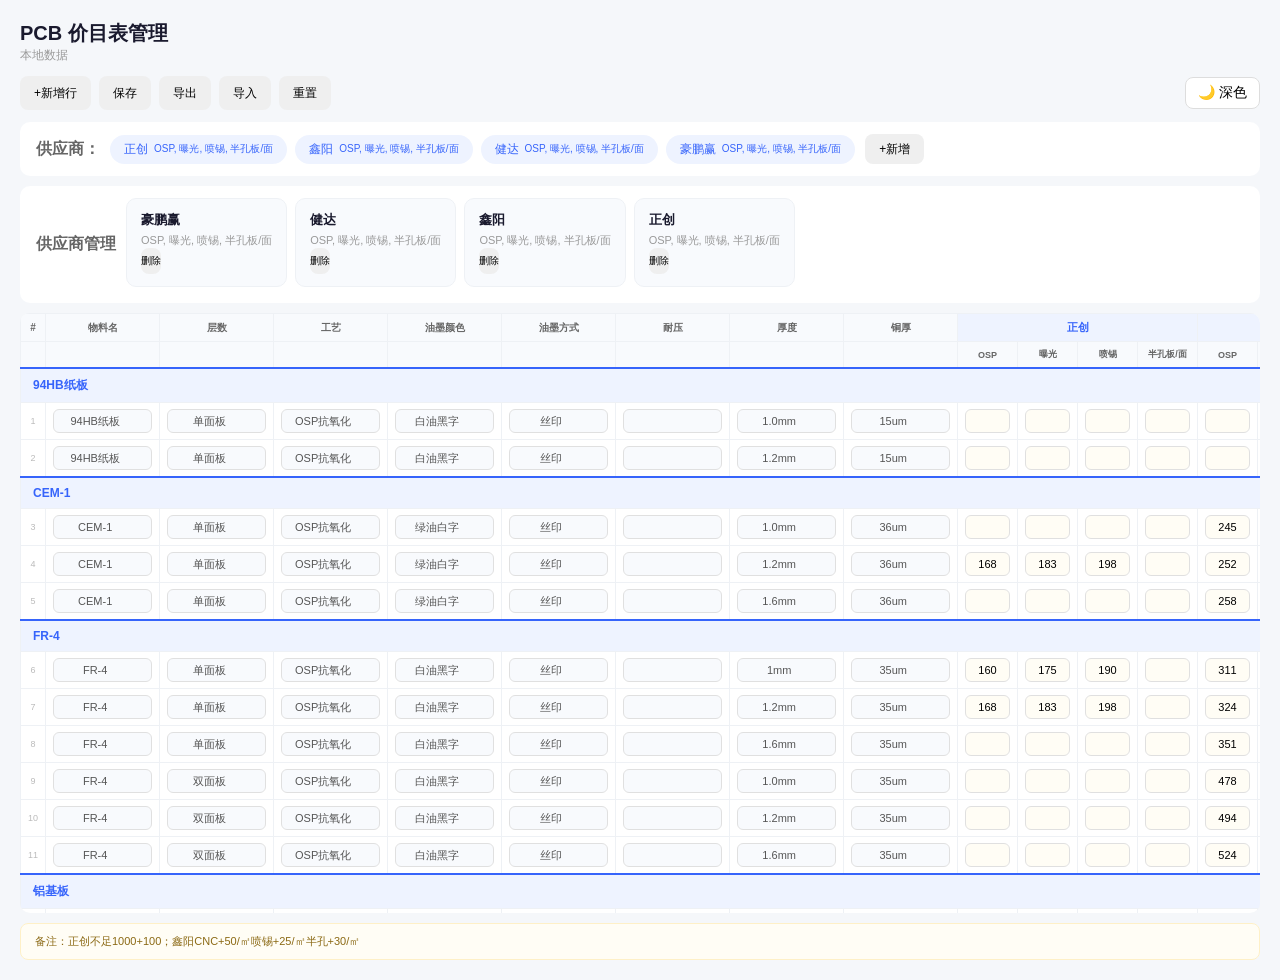
<file: pcb_price_admin.html>
<!DOCTYPE html><html><head><meta charset=UTF-8><title>PCB 价目表管理</title><style>*{margin:0;padding:0;box-sizing:border-box}body{font-family:sans-serif;background:#f5f7fa;color:#1a1a2e;padding:20px;transition:background 0.3s, color 0.3s}h1{font-size:20px}.sub{color:#999;font-size:12px}.tool{display:flex;gap:8px;margin:12px 0;align-items:center}.btn{height:34px;padding:0 14px;border:none;border-radius:8px;font-size:12px;font-weight:500;cursor:pointer;transition:background 0.2s}.bp{background:#3664fb;color:#fff}.bg{background:#22a022;color:#fff}.bd{background:#e74c3c;color:#fff}.bo{background:#fff;color:#3664fb;border:1px solid #3664fb}.ss{display:flex;gap:10px;align-items:center;margin:10px 0;padding:12px 16px;background:#fff;border-radius:10px;transition:background 0.3s}.tag{display:inline-flex;align-items:center;gap:6px;background:#eef3ff;padding:6px 14px;border-radius:20px;font-size:12px;color:#3664fb;font-weight:500;transition:background 0.3s, color 0.3s}.sc{background:#f8fafd;border:1px solid #eef1f5;border-radius:10px;padding:12px 14px;min-width:160px;transition:background 0.3s, border-color 0.3s}.tw{overflow-x:scroll;overflow-y:auto;max-height:calc(100vh - 300px);background:#fff;border-radius:10px;margin-top:10px;transition:background 0.3s}table{border-collapse:collapse;font-size:11px;min-width:1400px}th,td{border:1px solid #eef1f5;padding:6px 7px;text-align:center;white-space:nowrap;transition:background 0.3s, border-color 0.3s, color 0.3s}th{background:#f8fafd;font-weight:600;font-size:10px;color:#666;position:sticky;top:0;z-index:2}th.sp{background:#eef3ff;color:#3664fb;font-size:11px;z-index:3}input{width:4em;min-width:50px;border:1px solid #e0e0e0;border-radius:6px;padding:5px 4px;font-size:11px;text-align:center;outline:none;transition:background 0.3s, border-color 0.3s, color 0.3s}input.pc{background:#fffdf5;width:3.5em;min-width:45px}input.bs{width:auto;min-width:3em;max-width:9em;background:#f8fafd;color:#555}.gr td{background:#eef3ff;font-weight:600;text-align:left;padding:8px 12px;border-top:2px solid #3664fb;color:#3664fb;font-size:12px}.rn{font-size:9px;color:#bbb;width:28px}.nt{background:#fffdf5;border:1px solid #fef0c7;border-radius:8px;padding:10px 14px;margin-top:10px;font-size:11px;color:#8b6914;transition:background 0.3s, border-color 0.3s, color 0.3s}
/* 深色模式 */
body.dark-mode{background:#1a1a2e;color:#e0e0e0}
body.dark-mode .sub{color:#888}
body.dark-mode .bo{background:#2a2a4a;color:#6b8cff;border-color:#3664fb}
body.dark-mode .ss{background:#252542}
body.dark-mode .tag{background:#2a3a6b;color:#8ab4f8}
body.dark-mode .sc{background:#1e1e38;border-color:#3a3a5c}
body.dark-mode .tw{background:#252542}
body.dark-mode th,body.dark-mode td{border-color:#3a3a5c}
body.dark-mode th{background:#1e1e38;color:#aaa}
body.dark-mode th.sp{background:#2a3a6b;color:#8ab4f8}
body.dark-mode input{background:#1e1e38;border-color:#3a3a5c;color:#e0e0e0}
body.dark-mode input.pc{background:#2a2a4a}
body.dark-mode input.bs{background:#1e1e38;color:#ccc}
body.dark-mode .gr td{background:#2a3a6b;border-top-color:#3664fb;color:#8ab4f8}
body.dark-mode .rn{color:#666}
body.dark-mode .nt{background:#3a3a2a;border-color:#5a5a3a;color:#d4c06a}
.theme-toggle-btn{background:#fff;border:1px solid #ddd;border-radius:8px;padding:6px 12px;cursor:pointer;font-size:14px;margin-left:auto}
body.dark-mode .theme-toggle-btn{background:#2a2a4a;border-color:#3a3a5c;color:#e0e0e0}</style></head><body><h1>PCB 价目表管理</h1><p class=sub>本地数据</p><div class=tool><button class=btn bp onclick=addRow()>+新增行</button><button class=btn bg onclick=saveAll()>保存</button><button class=btn bo onclick=exportJSON()>导出</button><button class=btn bo onclick=importJSON()>导入</button><button class=btn bd onclick=resetAll()>重置</button><span style=font-size:11px;color:#22a022 id=st></span><button class=theme-toggle-btn onclick=toggleTheme() id=themeBtn>🌙 深色</button></div><div class=ss><div style=font-weight:600;color:#666>供应商：</div><div style=display:flex;flex-wrap:wrap;gap:8px id=supList></div><button class=btn bp style=height:30px;font-size:12px onclick=addSupplier()>+新增</button></div><div class=ss id=supManage><div style=font-weight:600;color:#666;white-space:nowrap;flex-shrink:0>供应商管理</div><div style=display:flex;flex-wrap:wrap;gap:8px;padding-bottom:4px id=supManageInner></div></div><div class=tw><table><thead id=th></thead><tbody id=tb></tbody></table></div><div class=nt>备注：正创不足1000+100；鑫阳CNC+50/㎡喷锡+25/㎡半孔+30/㎡</div><script>var BS=["m","l","p","i","md","v","t","c"];var BN={m:"物料名",l:"层数",p:"工艺",i:"油墨颜色",md:"油墨方式",v:"耐压",t:"厚度",c:"铜厚"};var DATA_TS="20260629-2";var DS=[{"id":"zc","name":"正创","subs":[{"id":"zc_osp","label":"OSP"},{"id":"zc_exp","label":"曝光"},{"id":"zc_spray","label":"喷锡"},{"id":"zc_half","label":"半孔板/面"}]},{"id":"xy","name":"鑫阳","subs":[{"id":"xy_osp","label":"OSP"},{"id":"xy_exp","label":"曝光"},{"id":"xy_spray","label":"喷锡"},{"id":"xy_half","label":"半孔板/面"}]},{"id":"jd","name":"健达","subs":[{"id":"jd_osp","label":"OSP"},{"id":"jd_exp","label":"曝光"},{"id":"jd_spray","label":"喷锡"},{"id":"jd_half","label":"半孔板/面"}]},{"id":"hpy","name":"豪鹏赢","subs":[{"id":"hpy_osp","label":"OSP"},{"id":"hpy_exp","label":"曝光"},{"id":"hpy_spray","label":"喷锡"},{"id":"hpy_half","label":"半孔板/面"}]}];var DP=[{"m":"铝基板","l":"单面板","p":"OSP抗氧化","i":"白油黑字","md":"丝印","v":"＞3750V","t":"1.0mm","c":"25um","zc_osp":125,"zc_exp":140,"zc_spray":155,"xy_osp":null,"xy_exp":null,"xy_spray":null,"xy_half":null,"jd_osp":null,"jd_exp":null,"jd_spray":null,"jd_half":null,"hpy_osp":null},{"m":"铝基板","l":"单面板","p":"OSP抗氧化","i":"白油黑字","md":"丝印","v":"＞3750V","t":"1.2mm","c":"25um","zc_osp":150,"zc_exp":165,"zc_spray":180,"xy_osp":null,"xy_exp":null,"xy_spray":null,"xy_half":null,"jd_osp":null,"jd_exp":null,"jd_spray":null,"jd_half":null,"hpy_osp":null},{"m":"铝基板","l":"单面板","p":"OSP抗氧化","i":"白油黑字","md":"丝印","v":"＞1500V","t":"1.2mm","c":"25um","zc_osp":135,"zc_exp":150,"zc_spray":165,"xy_osp":null,"xy_exp":null,"xy_spray":null,"xy_half":null,"jd_osp":null,"jd_exp":null,"jd_spray":null,"jd_half":null,"hpy_osp":null},{"m":"铝基板","l":"单面板","p":"OSP抗氧化","i":"白油黑字","md":"丝印","v":"＞1500V","t":"1.2mm","c":"35um","zc_osp":145,"zc_exp":160,"zc_spray":175,"xy_osp":null,"xy_exp":null,"xy_spray":null,"xy_half":null,"jd_osp":null,"jd_exp":null,"jd_spray":null,"jd_half":null,"hpy_osp":null},{"m":"铝基板","l":"单面板","p":"OSP抗氧化","i":"白油黑字","md":"丝印","v":"＞1500V","t":"1.2mm","c":"36um","zc_osp":168,"zc_exp":183,"zc_spray":198,"xy_osp":null,"xy_exp":null,"xy_spray":null,"xy_half":null,"jd_osp":null,"jd_exp":null,"jd_spray":null,"jd_half":null,"hpy_osp":null},{"m":"铝基板","l":"单面板","p":"OSP抗氧化","i":"白油黑字","md":"丝印","v":">1500V","t":"1.0mm","c":"35um","zc_osp":135,"zc_exp":150,"zc_spray":165,"xy_osp":null,"xy_exp":null,"xy_spray":null,"xy_half":null,"jd_osp":null,"jd_exp":null,"jd_spray":null,"jd_half":null,"hpy_osp":null},{"m":"铝基板","l":"单面板","p":"OSP抗氧化","i":"白油黑字","md":"丝印","v":"＞1500V","t":"1.0mm","c":"25um","zc_osp":125,"zc_exp":140,"zc_spray":155,"xy_osp":null,"xy_exp":null,"xy_spray":null,"xy_half":null,"jd_osp":null,"jd_exp":null,"jd_spray":null,"jd_half":null,"hpy_osp":null},{"m":"铝基板","l":"单面板","p":"OSP抗氧化","i":"白油黑字","md":"丝印","v":"＞1500V","t":"0.8mm","c":"25um","zc_osp":110,"zc_exp":125,"zc_spray":140,"xy_osp":null,"xy_exp":null,"xy_spray":null,"xy_half":null,"jd_osp":null,"jd_exp":null,"jd_spray":null,"jd_half":null,"hpy_osp":null},{"m":"铝基板","l":"单面板","p":"OSP抗氧化","i":"白油黑字","md":"丝印","v":"≤1000V","t":"0.8mm","c":"12um","zc_osp":95,"zc_exp":110,"zc_spray":125,"xy_osp":null,"xy_exp":null,"xy_spray":null,"xy_half":null,"jd_osp":null,"jd_exp":null,"jd_spray":null,"jd_half":null,"hpy_osp":null},{"m":"铝基板","l":"单面板","p":"OSP抗氧化","i":"白油黑字","md":"丝印","v":"≤1000V","t":"0.6mm","c":"12um","zc_osp":75,"zc_exp":90,"zc_spray":105,"xy_osp":null,"xy_exp":null,"xy_spray":null,"xy_half":null,"jd_osp":null,"jd_exp":null,"jd_spray":null,"jd_half":null,"hpy_osp":null},{"m":"铝基板","l":"单面板","p":"OSP抗氧化","i":"白油黑字","md":"丝印","v":"＞1500V","t":"1.5mm","c":"25um","zc_osp":185,"zc_exp":200,"zc_spray":215,"xy_osp":null,"xy_exp":null,"xy_spray":null,"xy_half":null,"jd_osp":null,"jd_exp":null,"jd_spray":null,"jd_half":null,"hpy_osp":null},{"m":"铝基板","l":"单面板","p":"OSP抗氧化","i":"白油黑字","md":"丝印","v":"＞1500V","t":"1.5mm","c":"25um","zc_osp":190,"zc_exp":205,"zc_spray":220,"xy_osp":null,"xy_exp":null,"xy_spray":null,"xy_half":null,"jd_osp":null,"jd_exp":null,"jd_spray":null,"jd_half":null,"hpy_osp":null},{"m":"CEM-1","l":"单面板","p":"OSP抗氧化","i":"绿油白字","md":"丝印","v":"","t":"1.0mm","c":"36um","zc_osp":null,"zc_exp":null,"zc_spray":null,"xy_osp":245,"xy_exp":260,"xy_spray":265,"xy_half":null,"jd_osp":null,"jd_exp":null,"jd_spray":null,"jd_half":null,"hpy_osp":null},{"m":"CEM-1","l":"单面板","p":"OSP抗氧化","i":"绿油白字","md":"丝印","v":"","t":"1.2mm","c":"36um","zc_osp":168,"zc_exp":183,"zc_spray":198,"xy_osp":252,"xy_exp":267,"xy_spray":267,"xy_half":null,"jd_osp":null,"jd_exp":null,"jd_spray":null,"jd_half":null,"hpy_osp":null},{"m":"CEM-1","l":"单面板","p":"OSP抗氧化","i":"绿油白字","md":"丝印","v":"","t":"1.6mm","c":"36um","zc_osp":null,"zc_exp":null,"zc_spray":null,"xy_osp":258,"xy_exp":273,"xy_spray":273,"xy_half":null,"jd_osp":null,"jd_exp":null,"jd_spray":null,"jd_half":null,"hpy_osp":null},{"m":"94HB纸板","l":"单面板","p":"OSP抗氧化","i":"白油黑字","md":"丝印","v":"","t":"1.0mm","c":"15um","zc_osp":null,"zc_exp":null,"zc_spray":null,"xy_osp":null,"xy_exp":null,"xy_spray":null,"xy_half":null,"jd_osp":null,"jd_exp":null,"jd_spray":null,"jd_half":null,"hpy_osp":108},{"m":"94HB纸板","l":"单面板","p":"OSP抗氧化","i":"白油黑字","md":"丝印","v":"","t":"1.2mm","c":"15um","zc_osp":null,"zc_exp":null,"zc_spray":null,"xy_osp":null,"xy_exp":null,"xy_spray":null,"xy_half":null,"jd_osp":null,"jd_exp":null,"jd_spray":null,"jd_half":null,"hpy_osp":110},{"m":"FR-4","l":"单面板","p":"OSP抗氧化","i":"白油黑字","md":"丝印","v":"","t":"1mm","c":"35um","zc_osp":160,"zc_exp":175,"zc_spray":190,"xy_osp":311,"xy_exp":326,"xy_spray":326,"xy_half":null,"jd_osp":280,"jd_exp":280,"jd_spray":295,"jd_half":null,"hpy_osp":null},{"m":"FR-4","l":"单面板","p":"OSP抗氧化","i":"白油黑字","md":"丝印","v":"","t":"1.2mm","c":"35um","zc_osp":168,"zc_exp":183,"zc_spray":198,"xy_osp":324,"xy_exp":339,"xy_spray":339,"xy_half":null,"jd_osp":290,"jd_exp":290,"jd_spray":305,"jd_half":null,"hpy_osp":null},{"m":"FR-4","l":"单面板","p":"OSP抗氧化","i":"白油黑字","md":"丝印","v":"","t":"1.6mm","c":"35um","zc_osp":null,"zc_exp":null,"zc_spray":null,"xy_osp":351,"xy_exp":366,"xy_spray":366,"xy_half":null,"jd_osp":320,"jd_exp":320,"jd_spray":335,"jd_half":null,"hpy_osp":null},{"m":"FR-4","l":"双面板","p":"OSP抗氧化","i":"白油黑字","md":"丝印","v":"","t":"1.0mm","c":"35um","zc_osp":null,"zc_exp":null,"zc_spray":null,"xy_osp":478,"xy_exp":493,"xy_spray":493,"xy_half":523,"jd_osp":400,"jd_exp":400,"jd_spray":415,"jd_half":465,"hpy_osp":null},{"m":"FR-4","l":"双面板","p":"OSP抗氧化","i":"白油黑字","md":"丝印","v":"","t":"1.2mm","c":"35um","zc_osp":null,"zc_exp":null,"zc_spray":null,"xy_osp":494,"xy_exp":509,"xy_spray":509,"xy_half":539,"jd_osp":410,"jd_exp":410,"jd_spray":425,"jd_half":475,"hpy_osp":null},{"m":"FR-4","l":"双面板","p":"OSP抗氧化","i":"白油黑字","md":"丝印","v":"","t":"1.6mm","c":"35um","zc_osp":null,"zc_exp":null,"zc_spray":null,"xy_osp":524,"xy_exp":539,"xy_spray":539,"xy_half":569,"jd_osp":440,"jd_exp":440,"jd_spray":455,"jd_half":505,"hpy_osp":null}];function nv(v){return v==null?"":String(v)}function ac(){var c=[];sm.forEach(function(s){s.subs.forEach(function(sb){c.push(sb.id)})});return c}function loadP(){var d=localStorage.getItem("pcb_price_data");if(d){try{var t=JSON.parse(d);if(t&&t._ts===DATA_TS&&t._pd&&t._pd.length>0&&t._pd[0].m&&t._pd[0].m.length>0)return t._pd}catch(e){}try{localStorage.removeItem("pcb_price_data")}catch(e2){}}return JSON.parse(JSON.stringify(DP))}
function loadSM(){var d=localStorage.getItem("pcb_supplier_meta");if(d){try{var t=JSON.parse(d);if(t&&t._ts===DATA_TS&&t._sm&&t._sm.length>0&&t._sm[0].id&&t._sm[0].subs)return t._sm}catch(e){}}localStorage.removeItem("pcb_supplier_meta");return JSON.parse(JSON.stringify(DS))}var pd=loadP(),sm=loadSM(),saved=false,pidx=[];function renderTable(){pd.sort(function(a,b){return(a.m||"").localeCompare(b.m||"")});var allc=ac(),tsc=allc.length;var thdr="<tr><th>#</th>";BS.forEach(function(f){thdr+="<th>"+BN[f]+"</th>"});sm.forEach(function(s){thdr+="<th class=sp colspan="+s.subs.length+">"+s.name+"</th>"});thdr+="<th>操作</th></tr><tr><th></th>";BS.forEach(function(f){thdr+="<th></th>"});sm.forEach(function(s){s.subs.forEach(function(sb){thdr+="<th style=font-size:9px>"+sb.label+"</th>"})});thdr+="<th></th></tr>";document.getElementById("th").innerHTML=thdr;var h="",lm="";BS.forEach(function(f){var vs=new Set();pd.forEach(function(r){if(r[f])vs.add(r[f])});h+="<datalist id=dl-"+f+">"+Array.from(vs).sort().map(function(v){return"<option value="+v+">"}).join("")+"</datalist>"});pd.forEach(function(r,i){if(r.m!==lm){h+="<tr class=gr><td colspan="+(9+tsc)+">"+(r.m||"未分类")+"</td></tr>";lm=r.m}h+="<tr><td class=rn>"+(i+1)+"</td>";BS.forEach(function(f){h+="<td><input class=bs"+(saved?" readonly":"")+" list=dl-"+f+" value=\x22"+nv(r[f])+"\x22 data-i=\x22"+i+"\x22 data-f=\x22"+f+"\x22></td>"});allc.forEach(function(c){h+="<td><input class=pc value=\x22"+nv(r[c])+"\x22 data-i=\x22"+i+"\x22 data-f=\x22"+c+"\x22></td>"});h+="<td><button class=btn bd style=height:24px;font-size:10px;padding:0 8px onclick=del("+i+")>删</button></td></tr>"});document.getElementById("tb").innerHTML=h;unlockNew()}function unlockNew(){pidx.forEach(function(idx){var ins=document.querySelectorAll("input.bs[data-i=\x22"+idx+"\x22]");for(var k=0;k<ins.length;k++){var e=ins[k];e.removeAttribute("readonly");e.style.background="#fff";e.style.borderColor="#3664fb"}})}function renderSup(){var sl="",ml="";sm.forEach(function(s){var labels=s.subs.map(function(sb){return sb.label}).join(", ");sl+="<span class=tag>"+s.name+" <span style=font-size:10px>"+labels+"</span></span>"});for(var i=sm.length-1;i>=0;i--){var s=sm[i];var labels=s.subs.map(function(sb){return sb.label}).join(", ");ml+="<div class=sc><div style=font-weight:600;font-size:13px;margin-bottom:4px>"+s.name+"</div><div style=font-size:11px;color:#999>"+labels+"</div><button class=btn bd style=height:26px;font-size:10px;padding:0 10px;margin-top:6px onclick=a("+JSON.stringify(s.id)+")>删除</button></div>"}document.getElementById("supList").innerHTML=sl;document.getElementById("supManageInner").innerHTML=ml||"暂无供应商"}function saveAll(){var allc=ac(),ins=document.querySelectorAll("#tb input");ins.forEach(function(inp){var i=parseInt(inp.dataset.i),f=inp.dataset.f,v=inp.value.trim();if(f&&i>=0&&pd[i]){if(v==="")v=null;else if(allc.indexOf(f)>=0){var pv=parseFloat(v);if(!isNaN(pv))v=pv;else v=null}pd[i][f]=v}});pidx=[];localStorage.setItem("pcb_price_data",JSON.stringify({_ts:DATA_TS,_pd:pd}));localStorage.setItem("pcb_supplier_meta",JSON.stringify({_ts:DATA_TS,_sm:sm}));saved=true;saved=true;renderTable();renderSup();document.getElementById("st").textContent="OK "+new Date().toLocaleTimeString()}function addRow(){saved=false;var o={};BS.forEach(function(f){o[f]=""});ac().forEach(function(c){o[c]=null});pd.push(o);pidx.push(pd.length-1);renderTable()}function del(i){if(confirm("删除?")){pd.splice(i,1);pidx=[];renderTable()}}function addSupplier(){var n=prompt("供应商名称：");if(!n||!n.trim())return;var id=n.replace(/[^a-zA-Z0-9]/g,"").toLowerCase();if(sm.some(function(s){return s.id===id})){alert("已存在");return}var subs=[{id:id+"_osp",label:"OSP"},{id:id+"_exp",label:"曝光"},{id:id+"_spray",label:"喷锡"},{id:id+"_half",label:"半孔板/面"}];sm.push({id:id,name:n.trim(),subs:subs});pd.forEach(function(r){subs.forEach(function(s){r[s.id]=null})});saveAll()}function a(sid){if(!confirm("删除供应商?所有价格数据将被清除!"))return;var s=sm.find(function(x){return x.id===sid});if(!s)return;var cols=s.subs.map(function(sb){return sb.id});pd.forEach(function(r){cols.forEach(function(c){delete r[c]})});sm=sm.filter(function(x){return x.id!==sid});saveAll()}function resetAll(){if(!confirm("重置?"))return;pd=JSON.parse(JSON.stringify(DP));sm=JSON.parse(JSON.stringify(DS));saveAll()}function exportJSON(){var d={v:2,p:pd,s:sm};var b=new Blob([JSON.stringify(d,null,2)],{type:"application/json"});var a=document.createElement("a");a.href=URL.createObjectURL(b);a.download="pcb_price_data.json";a.click()}function importJSON(){var inp=document.createElement("input");inp.type="file";inp.accept=".json";inp.onchange=function(e){var f=e.target.files[0];if(!f)return;var r=new FileReader();r.onload=function(ev){try{var d=JSON.parse(ev.target.result);if(d.v===2){pd=d.p;sm=d.s;saveAll();return}if(Array.isArray(d)){pd=d;saveAll();return}alert("格式错误")}catch(ex){alert("解析失败:"+ex.message)}};r.readAsText(f)};inp.click()}renderTable();renderSup();
// 深色模式切换
function toggleTheme(){document.body.classList.toggle('dark-mode');var isDark=document.body.classList.contains('dark-mode');localStorage.setItem('pcb_admin_dark',isDark?'1':'0');document.getElementById('themeBtn').textContent=isDark?'☀️ 浅色':'🌙 深色';}
// 初始化主题
if(localStorage.getItem('pcb_admin_dark')==='1'){document.body.classList.add('dark-mode');document.getElementById('themeBtn').textContent='☀️ 浅色';}
</script></body></html>
</file>
<file: css/enhanced.css>
/* ==================== 通用增强样式 ==================== */

/* ===== 深色模式变量 ===== */
body.dark-mode {
  --primary: #3b82f6;
  --primary-light: #1e3a5f;
  --primary-dark: #60a5fa;
  --accent: #06b6d4;
  --green: #10b981;
  --green-light: #064e3b;
  --orange: #f59e0b;
  --orange-light: #451a03;
  --red: #ef4444;
  --red-light: #450a0a;
  --gray-50: #1f2937;
  --gray-100: #374151;
  --gray-200: #4b5563;
  --gray-300: #6b7280;
  --gray-500: #9ca3af;
  --gray-600: #d1d5db;
  --gray-700: #e5e7eb;
  --gray-900: #f3f4f6;
  --slate-50: #0f172a;
  --slate-100: #1e293b;
  --slate-200: #334155;
  --slate-300: #475569;
  --slate-400: #64748b;
  --slate-500: #94a3b8;
  --slate-600: #cbd5e1;
  --slate-700: #e2e8f0;
  --slate-800: #f1f5f9;
  --slate-900: #f8fafc;
  --bg-primary: #111827;
  --bg-secondary: #1f2937;
  --bg-card: rgba(31, 41, 55, 0.8);
  --text-primary: #f3f4f6;
  --text-secondary: #d1d5db;
  --border-color: #374151;
}

body.dark-mode {
  background: var(--bg-primary);
  color: var(--text-primary);
}

body.dark-mode .card {
  background: var(--bg-card);
  backdrop-filter: blur(10px);
  border: 1px solid var(--border-color);
}

body.dark-mode .input-wrap input,
body.dark-mode .input-wrap select {
  background: var(--bg-secondary);
  border-color: var(--border-color);
  color: var(--text-primary);
}

body.dark-mode .input-wrap input:focus,
body.dark-mode .input-wrap select:focus {
  border-color: var(--primary);
  box-shadow: 0 0 0 3px rgba(59, 130, 246, 0.2);
}

body.dark-mode .top-nav .tabs {
  background: var(--bg-secondary);
  border: 1px solid var(--border-color);
}

body.dark-mode .top-nav .tab-btn {
  color: var(--gray-500);
}

body.dark-mode .top-nav .tab-btn:hover {
  background: var(--gray-50);
  color: var(--primary);
}

body.dark-mode .top-nav .tab-btn.active {
  background: var(--primary);
  color: #fff;
}

body.dark-mode .items-row:nth-child(odd) {
  background: var(--gray-50);
}

body.dark-mode .items-row.total-row {
  background: var(--primary-light);
  border-color: var(--primary);
}

body.dark-mode .result-card {
  background: linear-gradient(135deg, var(--primary-dark), var(--primary));
}

body.dark-mode .formula-box {
  background: var(--gray-50);
  color: var(--text-secondary);
}

body.dark-mode .preset-btn {
  background: var(--gray-50);
  color: var(--primary-dark);
  border-color: var(--border-color);
}

body.dark-mode .preset-btn:hover {
  background: var(--primary);
  color: #fff;
}

/* ===== 加载动画 ===== */
.loading-overlay {
  position: absolute;
  top: 0;
  left: 0;
  right: 0;
  bottom: 0;
  background: rgba(255, 255, 255, 0.9);
  display: flex;
  flex-direction: column;
  align-items: center;
  justify-content: center;
  gap: 12px;
  border-radius: var(--border-radius);
  z-index: 100;
}

body.dark-mode .loading-overlay {
  background: rgba(17, 24, 39, 0.9);
}

.loading-spinner {
  width: 36px;
  height: 36px;
  border: 3px solid var(--gray-200);
  border-top-color: var(--primary);
  border-radius: 50%;
  animation: spin 0.8s linear infinite;
}

@keyframes spin {
  to { transform: rotate(360deg); }
}

.loading-text {
  font-size: 13px;
  color: var(--gray-500);
}

/* ===== 主题切换按钮 ===== */
.theme-toggle {
  width: 36px;
  height: 36px;
  border: none;
  background: var(--gray-100);
  border-radius: 8px;
  cursor: pointer;
  font-size: 18px;
  display: flex;
  align-items: center;
  justify-content: center;
  transition: all 0.2s;
}

.theme-toggle:hover {
  background: var(--gray-200);
  transform: scale(1.05);
}

body.dark-mode .theme-toggle {
  background: var(--gray-50);
}

/* ===== 操作按钮组 ===== */
.action-btns {
  display: flex;
  gap: 8px;
  flex-wrap: wrap;
  margin-top: 12px;
}

.action-btn {
  padding: 8px 14px;
  border: 1px solid var(--gray-200);
  background: #fff;
  color: var(--gray-700);
  border-radius: 8px;
  font-size: 12px;
  font-weight: 600;
  cursor: pointer;
  transition: all 0.2s;
  display: flex;
  align-items: center;
  gap: 4px;
}

.action-btn:hover {
  border-color: var(--primary);
  color: var(--primary);
  background: var(--primary-light);
}

.action-btn.primary {
  background: var(--primary);
  color: #fff;
  border-color: var(--primary);
}

.action-btn.primary:hover {
  background: var(--primary-dark);
}

.action-btn.danger {
  color: var(--red);
  border-color: #fecaca;
}

.action-btn.danger:hover {
  background: #fef2f2;
}

body.dark-mode .action-btn {
  background: var(--bg-secondary);
  border-color: var(--border-color);
  color: var(--text-secondary);
}

body.dark-mode .action-btn:hover {
  border-color: var(--primary);
  color: var(--primary);
  background: var(--primary-light);
}

/* ===== 历史记录面板 ===== */
.history-panel {
  max-height: 300px;
  overflow-y: auto;
}

.history-item {
  padding: 10px 12px;
  border-radius: 8px;
  margin-bottom: 6px;
  background: var(--gray-50);
  cursor: pointer;
  transition: all 0.2s;
  display: flex;
  justify-content: space-between;
  align-items: center;
}

.history-item:hover {
  background: var(--primary-light);
}

.history-item .hi-time {
  font-size: 11px;
  color: var(--gray-500);
}

.history-item .hi-val {
  font-size: 14px;
  font-weight: 700;
  color: var(--primary);
}

.history-item .hi-del {
  opacity: 0;
  color: var(--red);
  font-size: 16px;
  cursor: pointer;
  padding: 0 4px;
  transition: opacity 0.2s;
}

.history-item:hover .hi-del {
  opacity: 1;
}

body.dark-mode .history-item {
  background: var(--gray-50);
}

body.dark-mode .history-item:hover {
  background: var(--primary-light);
}

/* ===== 方案对比模态框 ===== */
.modal-overlay {
  position: fixed;
  top: 0;
  left: 0;
  right: 0;
  bottom: 0;
  background: rgba(0, 0, 0, 0.5);
  display: flex;
  align-items: center;
  justify-content: center;
  z-index: 10000;
  animation: fadeIn 0.2s ease;
}

@keyframes fadeIn {
  from { opacity: 0; }
  to { opacity: 1; }
}

.modal-content {
  background: #fff;
  border-radius: 12px;
  padding: 24px;
  max-width: 900px;
  width: 90%;
  max-height: 80vh;
  overflow-y: auto;
  box-shadow: 0 20px 60px rgba(0, 0, 0, 0.3);
  animation: slideUp 0.3s ease;
}

@keyframes slideUp {
  from { transform: translateY(20px); opacity: 0; }
  to { transform: translateY(0); opacity: 1; }
}

body.dark-mode .modal-content {
  background: var(--bg-secondary);
}

.modal-header {
  display: flex;
  justify-content: space-between;
  align-items: center;
  margin-bottom: 20px;
  padding-bottom: 12px;
  border-bottom: 1px solid var(--gray-200);
}

.modal-title {
  font-size: 18px;
  font-weight: 700;
  color: var(--gray-900);
}

.modal-close {
  width: 32px;
  height: 32px;
  border: none;
  background: var(--gray-100);
  border-radius: 6px;
  font-size: 20px;
  cursor: pointer;
  display: flex;
  align-items: center;
  justify-content: center;
  color: var(--gray-500);
}

.modal-close:hover {
  background: var(--gray-200);
  color: var(--gray-700);
}

/* ===== 对比表格 ===== */
.compare-table {
  width: 100%;
  border-collapse: collapse;
  font-size: 13px;
}

.compare-table th,
.compare-table td {
  padding: 10px 12px;
  text-align: right;
  border-bottom: 1px solid var(--gray-100);
}

.compare-table th:first-child,
.compare-table td:first-child {
  text-align: left;
  font-weight: 600;
  color: var(--gray-600);
}

.compare-table th {
  background: var(--gray-50);
  font-weight: 700;
  color: var(--gray-700);
}

.compare-table tr:hover td {
  background: var(--primary-light);
}

.compare-table .diff-pos {
  color: var(--green);
}

.compare-table .diff-neg {
  color: var(--red);
}

body.dark-mode .compare-table th,
body.dark-mode .compare-table td {
  border-bottom-color: var(--border-color);
}

body.dark-mode .compare-table th {
  background: var(--gray-50);
}

/* ===== 术语提示 ===== */
.tooltip-icon {
  display: inline-flex;
  align-items: center;
  justify-content: center;
  width: 16px;
  height: 16px;
  border-radius: 50%;
  background: var(--gray-200);
  color: var(--gray-600);
  font-size: 10px;
  font-weight: 700;
  cursor: help;
  margin-left: 4px;
  position: relative;
}

.tooltip-icon:hover .tooltip-text {
  visibility: visible;
  opacity: 1;
}

.tooltip-text {
  visibility: hidden;
  opacity: 0;
  position: absolute;
  bottom: 100%;
  left: 50%;
  transform: translateX(-50%);
  background: var(--gray-900);
  color: #fff;
  padding: 6px 10px;
  border-radius: 6px;
  font-size: 12px;
  font-weight: 400;
  white-space: nowrap;
  z-index: 1000;
  transition: opacity 0.2s;
  margin-bottom: 6px;
  min-width: 120px;
  text-align: center;
}

.tooltip-text::after {
  content: '';
  position: absolute;
  top: 100%;
  left: 50%;
  transform: translateX(-50%);
  border: 5px solid transparent;
  border-top-color: var(--gray-900);
}

/* ===== 标签页切换增强 ===== */
.tab-btns {
  display: flex;
  gap: 2px;
  background: var(--gray-100);
  padding: 3px;
  border-radius: 8px;
  margin-bottom: 14px;
}

.tab-btn-sm {
  flex: 1;
  padding: 6px 0;
  border: none;
  background: none;
  border-radius: 6px;
  font-size: 12px;
  font-weight: 600;
  color: var(--gray-500);
  cursor: pointer;
  transition: all 0.2s;
}

.tab-btn-sm.active {
  background: #fff;
  color: var(--primary);
  box-shadow: 0 1px 4px rgba(0,0,0,0.1);
}

body.dark-mode .tab-btns {
  background: var(--gray-50);
}

body.dark-mode .tab-btn-sm.active {
  background: var(--bg-secondary);
}

/* ===== 空状态 ===== */
.empty-state {
  text-align: center;
  padding: 30px 20px;
  color: var(--gray-400);
}

.empty-state .empty-icon {
  font-size: 36px;
  margin-bottom: 10px;
  opacity: 0.5;
}

.empty-state .empty-text {
  font-size: 13px;
}

/* ===== 滚动条美化 ===== */
::-webkit-scrollbar {
  width: 6px;
  height: 6px;
}

::-webkit-scrollbar-track {
  background: var(--gray-100);
  border-radius: 3px;
}

::-webkit-scrollbar-thumb {
  background: var(--gray-300);
  border-radius: 3px;
}

::-webkit-scrollbar-thumb:hover {
  background: var(--gray-500);
}

body.dark-mode ::-webkit-scrollbar-track {
  background: var(--gray-50);
}

body.dark-mode ::-webkit-scrollbar-thumb {
  background: var(--gray-200);
}

/* ===== 响应式增强 ===== */
@media (max-width: 768px) {
  .action-btn {
    padding: 10px 12px;
    font-size: 13px;
  }
  
  .modal-content {
    width: 95%;
    padding: 16px;
    max-height: 90vh;
  }
}
</file>
